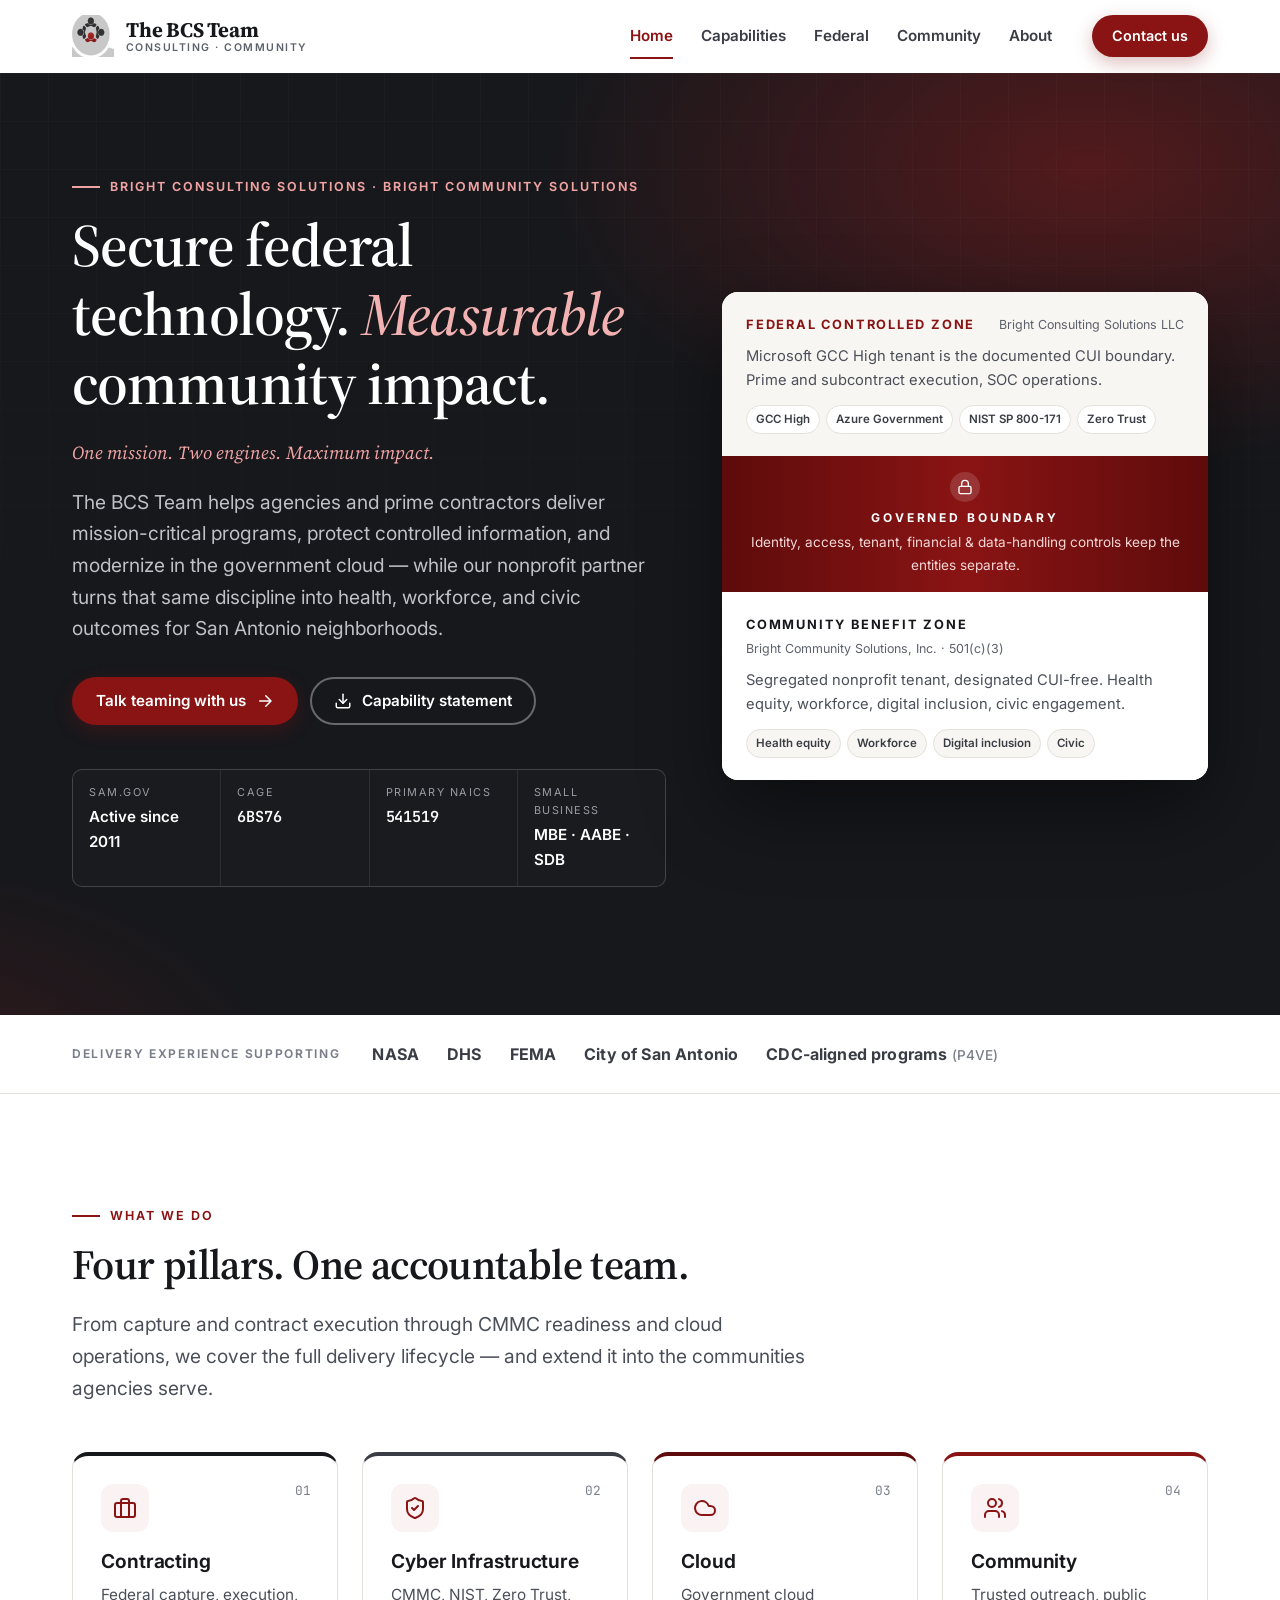
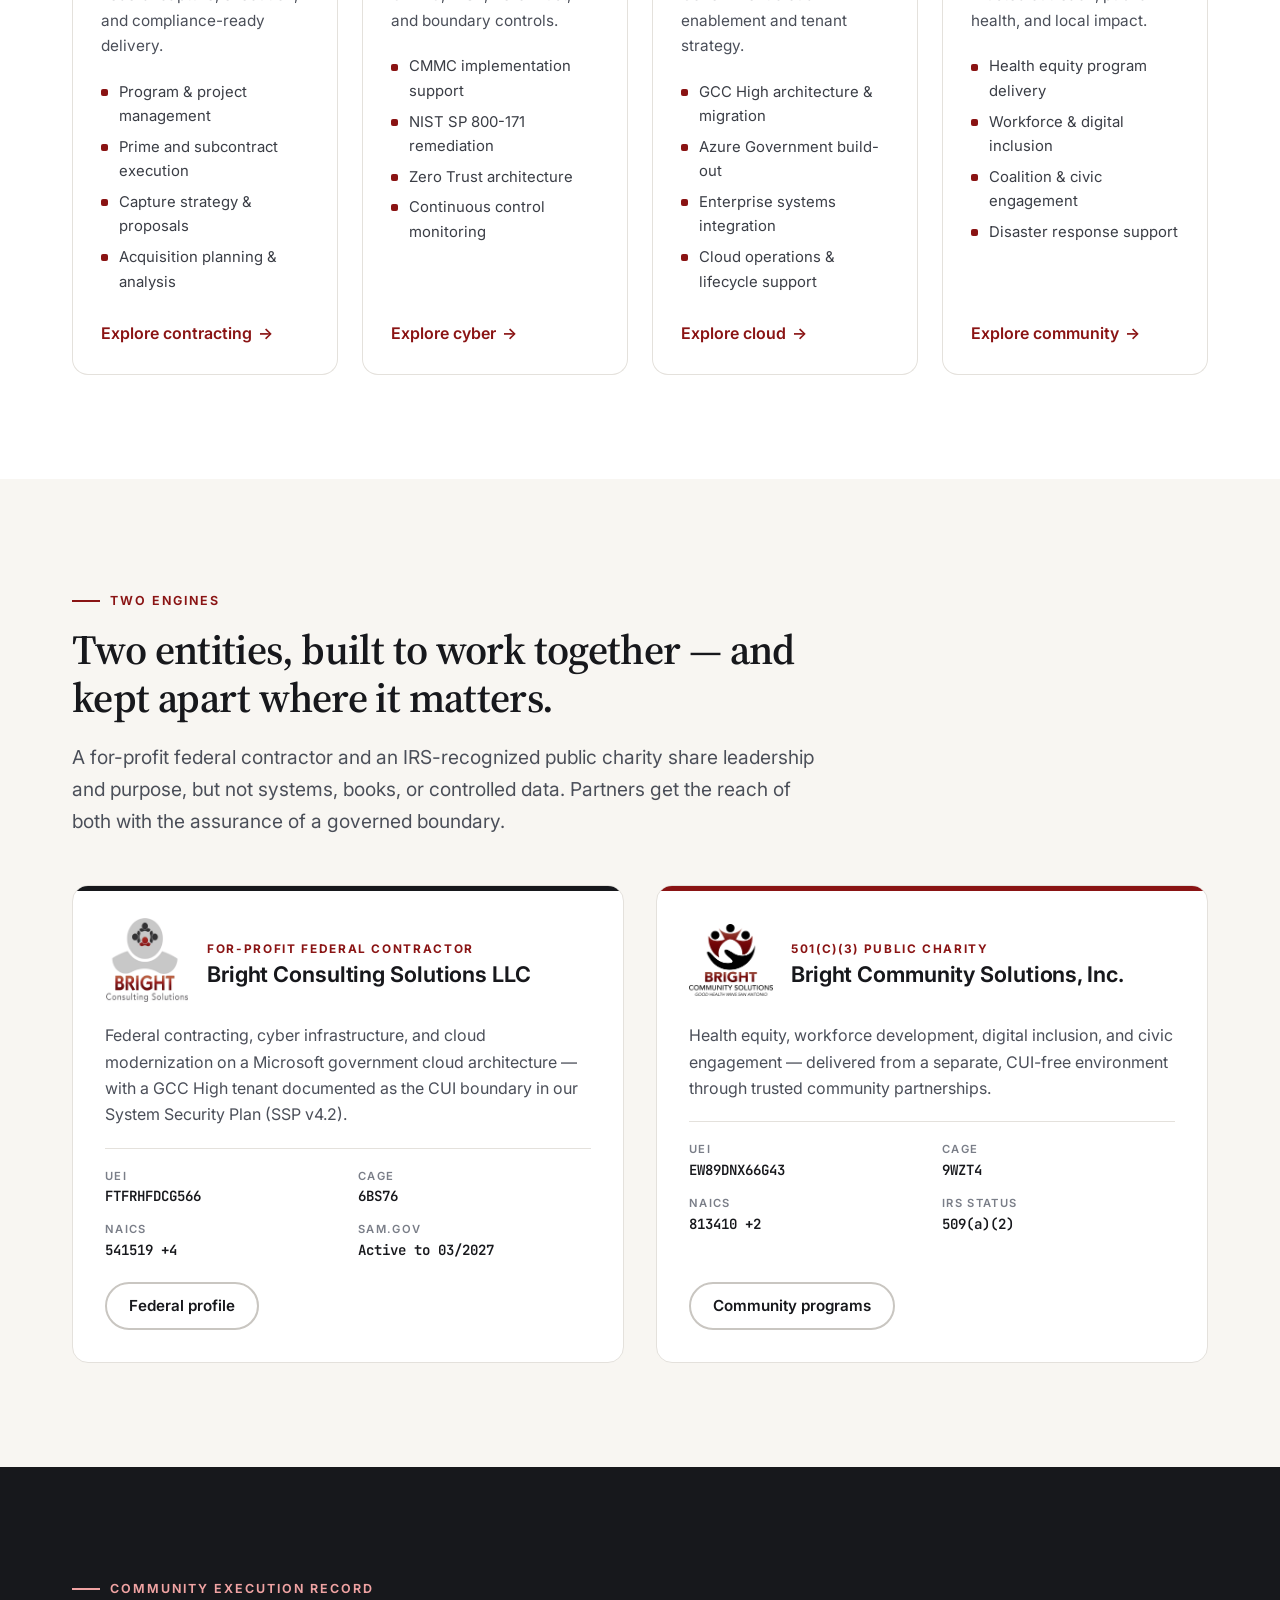
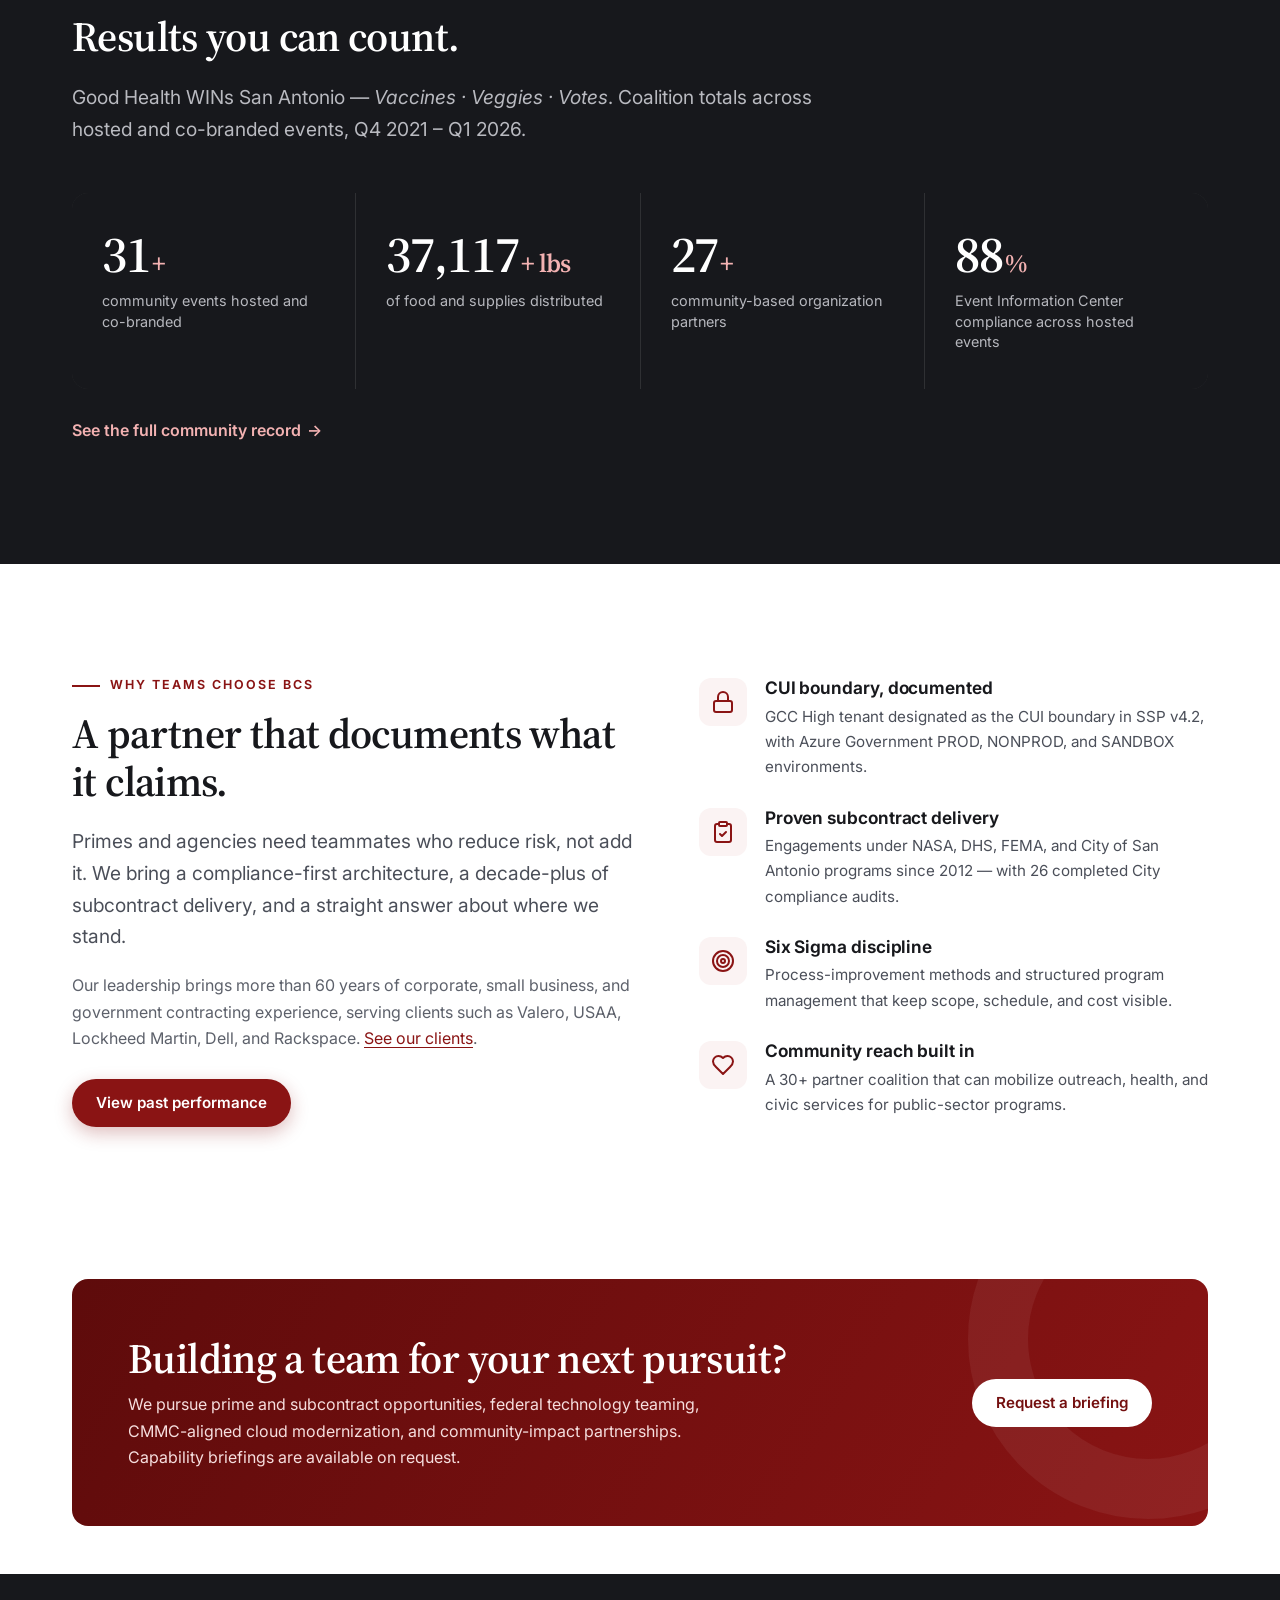
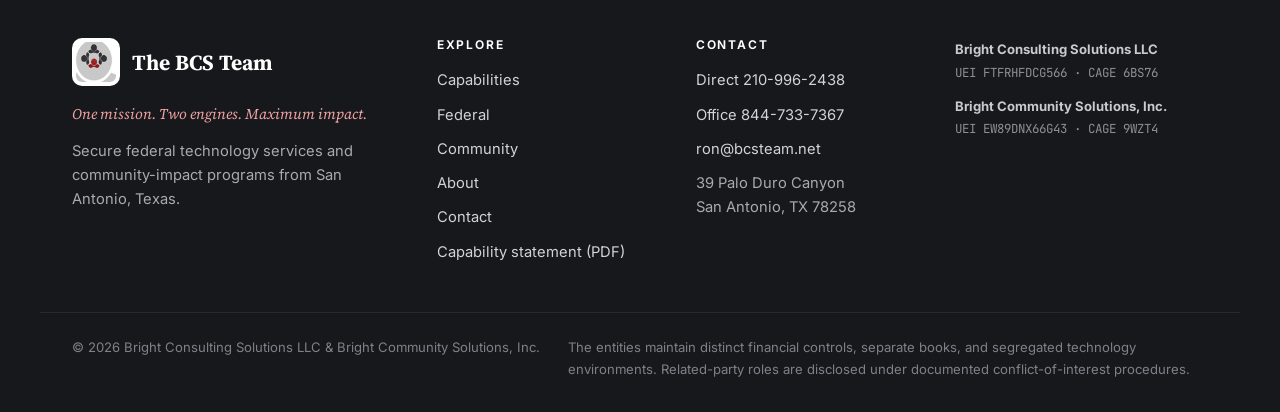
<file: index.html>
<!doctype html>
<html lang="en" class="no-js">
<head>
  <meta charset="utf-8">
  <meta name="viewport" content="width=device-width, initial-scale=1">
  <title>The BCS Team | Secure Federal Technology &amp; Community Impact</title>
  <meta name="description" content="The BCS Team — Bright Consulting Solutions and Bright Community Solutions. Federal contracting, CMMC-aligned cyber infrastructure, government cloud, and measurable community impact from San Antonio, Texas.">
  <meta name="theme-color" content="#17181c">
  <meta property="og:title" content="The BCS Team — One mission. Two engines. Maximum impact.">
  <meta property="og:description" content="Secure federal technology services and community-impact programs, delivered through two governed entities.">
  <meta property="og:type" content="website">
  <meta property="og:image" content="assets/img/logo-consulting.png">
  <link rel="icon" type="image/png" href="assets/img/favicon.png">
  <link rel="preconnect" href="https://fonts.googleapis.com">
  <link rel="preconnect" href="https://fonts.gstatic.com" crossorigin>
  <link href="https://fonts.googleapis.com/css2?family=Inter:wght@400;500;600;700&family=JetBrains+Mono:wght@500;600&family=Source+Serif+4:ital,opsz,wght@0,8..60,500;0,8..60,600;0,8..60,700;1,8..60,500&display=swap" rel="stylesheet">
  <link rel="stylesheet" href="assets/css/styles.css">
  <script src="assets/js/main.js" defer></script>
</head>
<body>
  <a class="skip-link" href="#main">Skip to content</a>

  <header class="site-header">
    <div class="container header-inner">
      <a class="brand" href="index.html" aria-label="The BCS Team — home">
        <img src="assets/img/favicon.png" alt="" width="42" height="42">
        <span class="brand-text">
          <span class="brand-name">The BCS Team</span>
          <span class="brand-tag">Consulting · Community</span>
        </span>
      </a>
      <button class="nav-toggle" type="button" aria-expanded="false" aria-controls="site-nav" aria-label="Open menu">
        <svg class="icon-open" viewBox="0 0 24 24" fill="none" stroke="currentColor" stroke-width="2" stroke-linecap="round" aria-hidden="true"><path d="M4 6h16M4 12h16M4 18h16"/></svg>
        <svg class="icon-close" viewBox="0 0 24 24" fill="none" stroke="currentColor" stroke-width="2" stroke-linecap="round" aria-hidden="true"><path d="M18 6 6 18M6 6l12 12"/></svg>
      </button>
      <nav class="site-nav" id="site-nav" aria-label="Main">
        <ul class="nav-list">
          <li><a href="index.html" aria-current="page">Home</a></li>
          <li><a href="capabilities.html">Capabilities</a></li>
          <li><a href="federal.html">Federal</a></li>
          <li><a href="community.html">Community</a></li>
          <li><a href="about.html">About</a></li>
        </ul>
        <div class="nav-cta">
          <a class="btn btn--outline" href="assets/docs/BCS-Capability-Statement.pdf" target="_blank" rel="noopener">Capability statement (PDF)</a>
          <a class="btn btn--primary" href="contact.html">Contact us</a>
        </div>
      </nav>
    </div>
  </header>

  <main id="main">
    <!-- Hero -->
    <section class="hero">
      <div class="container hero-inner">
        <div>
          <span class="eyebrow">Bright Consulting Solutions · Bright Community Solutions</span>
          <h1>Secure federal technology. <em>Measurable</em> community impact.</h1>
          <p class="hero-tagline">One mission. Two engines. Maximum impact.</p>
          <p class="lead">The BCS Team helps agencies and prime contractors deliver mission-critical programs, protect controlled information, and modernize in the government cloud — while our nonprofit partner turns that same discipline into health, workforce, and civic outcomes for San Antonio neighborhoods.</p>
          <div class="btn-row">
            <a class="btn btn--primary" href="contact.html?topic=Teaming%20partner">
              Talk teaming with us
              <svg viewBox="0 0 24 24" fill="none" stroke="currentColor" stroke-width="2" stroke-linecap="round" stroke-linejoin="round" aria-hidden="true"><path d="M5 12h14M13 5l7 7-7 7"/></svg>
            </a>
            <a class="btn btn--ghost" href="assets/docs/BCS-Capability-Statement.pdf" target="_blank" rel="noopener">
              <svg viewBox="0 0 24 24" fill="none" stroke="currentColor" stroke-width="2" stroke-linecap="round" stroke-linejoin="round" aria-hidden="true"><path d="M21 15v4a2 2 0 0 1-2 2H5a2 2 0 0 1-2-2v-4"/><path d="M7 10l5 5 5-5"/><path d="M12 15V3"/></svg>
              Capability statement
            </a>
          </div>
          <dl class="hero-facts">
            <div><dt>SAM.gov</dt><dd>Active since 2011</dd></div>
            <div><dt>CAGE</dt><dd class="mono">6BS76</dd></div>
            <div><dt>Primary NAICS</dt><dd class="mono">541519</dd></div>
            <div><dt>Small business</dt><dd>MBE · AABE · SDB</dd></div>
          </dl>
        </div>

        <div class="boundary reveal" role="img" aria-label="Diagram: the Federal Controlled Zone and the Community Benefit Zone are separated by a governed boundary. Controlled Unclassified Information is not authorized to cross into the nonprofit environment.">
          <div class="zone zone--fed">
            <div class="zone-label"><strong>Federal Controlled Zone</strong><span>Bright Consulting Solutions LLC</span></div>
            <p>Microsoft GCC High tenant is the documented CUI boundary. Prime and subcontract execution, SOC operations.</p>
            <div class="zone-tags"><span>GCC High</span><span>Azure Government</span><span>NIST SP 800-171</span><span>Zero Trust</span></div>
          </div>
          <div class="gate">
            <span class="lock"><svg viewBox="0 0 24 24" fill="none" stroke="currentColor" stroke-width="2" stroke-linecap="round" stroke-linejoin="round" aria-hidden="true"><rect width="18" height="11" x="3" y="11" rx="2"/><path d="M7 11V7a5 5 0 0 1 10 0v4"/></svg></span>
            <strong>Governed boundary</strong>
            <p>Identity, access, tenant, financial &amp; data-handling controls keep the entities separate.</p>
          </div>
          <div class="zone zone--com">
            <div class="zone-label"><strong>Community Benefit Zone</strong><span>Bright Community Solutions, Inc. · 501(c)(3)</span></div>
            <p>Segregated nonprofit tenant, designated CUI-free. Health equity, workforce, digital inclusion, civic engagement.</p>
            <div class="zone-tags"><span>Health equity</span><span>Workforce</span><span>Digital inclusion</span><span>Civic</span></div>
          </div>
        </div>
      </div>
    </section>

    <!-- Trust strip -->
    <section class="trust" aria-label="Delivery experience">
      <div class="container trust-inner">
        <span class="trust-label">Delivery experience supporting</span>
        <ul class="trust-list">
          <li>NASA</li>
          <li>DHS</li>
          <li>FEMA</li>
          <li>City of San Antonio</li>
          <li>CDC-aligned programs <span>(P4VE)</span></li>
        </ul>
      </div>
    </section>

    <!-- Four pillars -->
    <section class="section">
      <div class="container">
        <div class="section-head reveal">
          <span class="eyebrow">What we do</span>
          <h2>Four pillars. One accountable team.</h2>
          <p class="lead">From capture and contract execution through CMMC readiness and cloud operations, we cover the full delivery lifecycle — and extend it into the communities agencies serve.</p>
        </div>
        <div class="grid grid-4">
          <article class="card card-top pillar reveal">
            <span class="num">01</span>
            <span class="icon-badge"><svg viewBox="0 0 24 24" fill="none" stroke="currentColor" stroke-width="2" stroke-linecap="round" stroke-linejoin="round" aria-hidden="true"><rect width="20" height="14" x="2" y="7" rx="2"/><path d="M16 21V5a2 2 0 0 0-2-2h-4a2 2 0 0 0-2 2v16"/></svg></span>
            <h3>Contracting</h3>
            <p>Federal capture, execution, and compliance-ready delivery.</p>
            <ul>
              <li>Program &amp; project management</li>
              <li>Prime and subcontract execution</li>
              <li>Capture strategy &amp; proposals</li>
              <li>Acquisition planning &amp; analysis</li>
            </ul>
            <a class="text-link" href="capabilities.html#contracting">Explore contracting</a>
          </article>
          <article class="card card-top card-top--slate pillar reveal">
            <span class="num">02</span>
            <span class="icon-badge"><svg viewBox="0 0 24 24" fill="none" stroke="currentColor" stroke-width="2" stroke-linecap="round" stroke-linejoin="round" aria-hidden="true"><path d="M20 13c0 5-3.5 7.5-7.66 8.95a1 1 0 0 1-.67-.01C7.5 20.5 4 18 4 13V6a1 1 0 0 1 1-1c2 0 4.5-1.2 6.24-2.72a1.17 1.17 0 0 1 1.52 0C14.51 3.81 17 5 19 5a1 1 0 0 1 1 1z"/><path d="m9 12 2 2 4-4"/></svg></span>
            <h3>Cyber Infrastructure</h3>
            <p>CMMC, NIST, Zero Trust, and boundary controls.</p>
            <ul>
              <li>CMMC implementation support</li>
              <li>NIST SP 800-171 remediation</li>
              <li>Zero Trust architecture</li>
              <li>Continuous control monitoring</li>
            </ul>
            <a class="text-link" href="capabilities.html#cyber">Explore cyber</a>
          </article>
          <article class="card card-top card-top--dark-red pillar reveal">
            <span class="num">03</span>
            <span class="icon-badge"><svg viewBox="0 0 24 24" fill="none" stroke="currentColor" stroke-width="2" stroke-linecap="round" stroke-linejoin="round" aria-hidden="true"><path d="M17.5 19H9a7 7 0 1 1 6.71-9h1.79a4.5 4.5 0 1 1 0 9Z"/></svg></span>
            <h3>Cloud</h3>
            <p>Government cloud enablement and tenant strategy.</p>
            <ul>
              <li>GCC High architecture &amp; migration</li>
              <li>Azure Government build-out</li>
              <li>Enterprise systems integration</li>
              <li>Cloud operations &amp; lifecycle support</li>
            </ul>
            <a class="text-link" href="capabilities.html#cloud">Explore cloud</a>
          </article>
          <article class="card card-top card-top--red pillar reveal">
            <span class="num">04</span>
            <span class="icon-badge"><svg viewBox="0 0 24 24" fill="none" stroke="currentColor" stroke-width="2" stroke-linecap="round" stroke-linejoin="round" aria-hidden="true"><path d="M16 21v-2a4 4 0 0 0-4-4H6a4 4 0 0 0-4 4v2"/><circle cx="9" cy="7" r="4"/><path d="M22 21v-2a4 4 0 0 0-3-3.87"/><path d="M16 3.13a4 4 0 0 1 0 7.75"/></svg></span>
            <h3>Community</h3>
            <p>Trusted outreach, public health, and local impact.</p>
            <ul>
              <li>Health equity program delivery</li>
              <li>Workforce &amp; digital inclusion</li>
              <li>Coalition &amp; civic engagement</li>
              <li>Disaster response support</li>
            </ul>
            <a class="text-link" href="community.html">Explore community</a>
          </article>
        </div>
      </div>
    </section>

    <!-- Two engines -->
    <section class="section section--paper">
      <div class="container">
        <div class="section-head reveal">
          <span class="eyebrow">Two engines</span>
          <h2>Two entities, built to work together — and kept apart where it matters.</h2>
          <p class="lead">A for-profit federal contractor and an IRS-recognized public charity share leadership and purpose, but not systems, books, or controlled data. Partners get the reach of both with the assurance of a governed boundary.</p>
        </div>
        <div class="grid grid-2">
          <article class="engine reveal">
            <div class="engine-head">
              <img src="assets/img/logo-consulting.png" alt="Bright Consulting Solutions logo" width="84" height="84">
              <div>
                <span class="engine-type">For-profit federal contractor</span>
                <h3>Bright Consulting Solutions LLC</h3>
              </div>
            </div>
            <p>Federal contracting, cyber infrastructure, and cloud modernization on a Microsoft government cloud architecture — with a GCC High tenant documented as the CUI boundary in our System Security Plan (SSP v4.2).</p>
            <dl class="id-list">
              <div><dt>UEI</dt><dd>FTFRHFDCG566</dd></div>
              <div><dt>CAGE</dt><dd>6BS76</dd></div>
              <div><dt>NAICS</dt><dd>541519 +4</dd></div>
              <div><dt>SAM.gov</dt><dd>Active to 03/2027</dd></div>
            </dl>
            <div class="btn-row">
              <a class="btn btn--outline" href="federal.html">Federal profile</a>
            </div>
          </article>
          <article class="engine engine--community reveal">
            <div class="engine-head">
              <img src="assets/img/logo-community.png" alt="Bright Community Solutions — Good Health WINs San Antonio logo" width="84" height="84">
              <div>
                <span class="engine-type">501(c)(3) public charity</span>
                <h3>Bright Community Solutions, Inc.</h3>
              </div>
            </div>
            <p>Health equity, workforce development, digital inclusion, and civic engagement — delivered from a separate, CUI-free environment through trusted community partnerships.</p>
            <dl class="id-list">
              <div><dt>UEI</dt><dd>EW89DNX66G43</dd></div>
              <div><dt>CAGE</dt><dd>9WZT4</dd></div>
              <div><dt>NAICS</dt><dd>813410 +2</dd></div>
              <div><dt>IRS status</dt><dd>509(a)(2)</dd></div>
            </dl>
            <div class="btn-row">
              <a class="btn btn--outline" href="community.html">Community programs</a>
            </div>
          </article>
        </div>
      </div>
    </section>

    <!-- Impact stats -->
    <section class="section section--dark">
      <div class="container">
        <div class="section-head reveal">
          <span class="eyebrow">Community execution record</span>
          <h2>Results you can count.</h2>
          <p class="lead">Good Health WINs San Antonio — <em>Vaccines · Veggies · Votes</em>. Coalition totals across hosted and co-branded events, Q4 2021 – Q1 2026.</p>
        </div>
        <div class="stats reveal">
          <div class="stat">
            <div class="stat-value"><span data-count="35">35</span><small>+</small></div>
            <div class="stat-label">community events hosted and co-branded</div>
          </div>
          <div class="stat">
            <div class="stat-value"><span data-count="42000">42,000</span><small>+ lbs</small></div>
            <div class="stat-label">of food and supplies distributed</div>
          </div>
          <div class="stat">
            <div class="stat-value"><span data-count="30">30</span><small>+</small></div>
            <div class="stat-label">community-based organization partners</div>
          </div>
          <div class="stat">
            <div class="stat-value"><span data-count="100">100</span><small>%</small></div>
            <div class="stat-label">Event Information Center compliance across hosted events</div>
          </div>
        </div>
        <p class="reveal" style="margin-top:28px"><a class="text-link" href="community.html" style="color:#f3b2b2">See the full community record</a></p>
      </div>
    </section>

    <!-- Why BCS -->
    <section class="section">
      <div class="container split">
        <div class="reveal">
          <span class="eyebrow">Why teams choose BCS</span>
          <h2>A partner that documents what it claims.</h2>
          <p class="lead">Primes and agencies need teammates who reduce risk, not add it. We bring a compliance-first architecture, a decade-plus of subcontract delivery, and a straight answer about where we stand.</p>
          <p class="muted">Our leadership brings more than 60 years of corporate, small business, and government contracting experience, serving clients such as Valero, USAA, Lockheed Martin, Dell, and Rackspace. <a href="about.html#clients">See our clients</a>.</p>
          <div class="btn-row" style="margin-top:28px">
            <a class="btn btn--primary" href="federal.html">View past performance</a>
          </div>
        </div>
        <div class="features reveal">
          <div class="feature">
            <span class="icon-badge"><svg viewBox="0 0 24 24" fill="none" stroke="currentColor" stroke-width="2" stroke-linecap="round" stroke-linejoin="round" aria-hidden="true"><rect width="18" height="11" x="3" y="11" rx="2"/><path d="M7 11V7a5 5 0 0 1 10 0v4"/></svg></span>
            <div><h3>CUI boundary, documented</h3><p>GCC High tenant designated as the CUI boundary in SSP v4.2, with Azure Government PROD, NONPROD, and SANDBOX environments.</p></div>
          </div>
          <div class="feature">
            <span class="icon-badge"><svg viewBox="0 0 24 24" fill="none" stroke="currentColor" stroke-width="2" stroke-linecap="round" stroke-linejoin="round" aria-hidden="true"><rect width="8" height="4" x="8" y="2" rx="1"/><path d="M16 4h2a2 2 0 0 1 2 2v14a2 2 0 0 1-2 2H6a2 2 0 0 1-2-2V6a2 2 0 0 1 2-2h2"/><path d="m9 14 2 2 4-4"/></svg></span>
            <div><h3>Proven subcontract delivery</h3><p>Engagements under NASA, DHS, FEMA, and City of San Antonio programs since 2012 — with 26 completed City compliance audits.</p></div>
          </div>
          <div class="feature">
            <span class="icon-badge"><svg viewBox="0 0 24 24" fill="none" stroke="currentColor" stroke-width="2" stroke-linecap="round" stroke-linejoin="round" aria-hidden="true"><circle cx="12" cy="12" r="10"/><circle cx="12" cy="12" r="6"/><circle cx="12" cy="12" r="2"/></svg></span>
            <div><h3>Six Sigma discipline</h3><p>Process-improvement methods and structured program management that keep scope, schedule, and cost visible.</p></div>
          </div>
          <div class="feature">
            <span class="icon-badge"><svg viewBox="0 0 24 24" fill="none" stroke="currentColor" stroke-width="2" stroke-linecap="round" stroke-linejoin="round" aria-hidden="true"><path d="M19 14c1.49-1.46 3-3.21 3-5.5A5.5 5.5 0 0 0 16.5 3c-1.76 0-3 .5-4.5 2-1.5-1.5-2.74-2-4.5-2A5.5 5.5 0 0 0 2 8.5c0 2.3 1.5 4.05 3 5.5l7 7Z"/></svg></span>
            <div><h3>Community reach built in</h3><p>A 30+ partner coalition that can mobilize outreach, health, and civic services for public-sector programs.</p></div>
          </div>
        </div>
      </div>
    </section>

    <!-- CTA -->
    <section class="section section--tight">
      <div class="container">
        <div class="cta-band reveal">
          <div>
            <h2>Building a team for your next pursuit?</h2>
            <p>We pursue prime and subcontract opportunities, federal technology teaming, CMMC-aligned cloud modernization, and community-impact partnerships. Capability briefings are available on request.</p>
          </div>
          <div class="btn-row">
            <a class="btn btn--light" href="contact.html?topic=Capability%20briefing">Request a briefing</a>
          </div>
        </div>
      </div>
    </section>
  </main>

  <footer class="site-footer">
    <div class="container footer-top">
      <div>
        <div class="footer-brand"><img src="assets/img/favicon.png" alt="" width="48" height="48"><span>The BCS Team</span></div>
        <p class="footer-tagline">One mission. Two engines. Maximum impact.</p>
        <p>Secure federal technology services and community-impact programs from San Antonio, Texas.</p>
      </div>
      <div>
        <h4>Explore</h4>
        <ul>
          <li><a href="capabilities.html">Capabilities</a></li>
          <li><a href="federal.html">Federal</a></li>
          <li><a href="community.html">Community</a></li>
          <li><a href="about.html">About</a></li>
          <li><a href="contact.html">Contact</a></li>
          <li><a href="assets/docs/BCS-Capability-Statement.pdf" target="_blank" rel="noopener">Capability statement (PDF)</a></li>
        </ul>
      </div>
      <div>
        <h4>Contact</h4>
        <ul>
          <li><a href="tel:+12109962438">Direct 210-996-2438</a></li>
          <li><a href="tel:+18447337367">Office 844-733-7367</a></li>
          <li><a href="mailto:ron@bcsteam.net">ron@bcsteam.net</a></li>
          <li>39 Palo Duro Canyon<br>San Antonio, TX 78258</li>
        </ul>
      </div>
      <div class="footer-ids">
        <strong>Bright Consulting Solutions LLC</strong>
        UEI FTFRHFDCG566 · CAGE 6BS76
        <strong>Bright Community Solutions, Inc.</strong>
        UEI EW89DNX66G43 · CAGE 9WZT4
      </div>
    </div>
    <div class="container footer-bottom">
      <p>&copy; <span data-year>2026</span> Bright Consulting Solutions LLC &amp; Bright Community Solutions, Inc.</p>
      <p>The entities maintain distinct financial controls, separate books, and segregated technology environments. Related-party roles are disclosed under documented conflict-of-interest procedures.</p>
    </div>
  </footer>
</body>
</html>
</file>
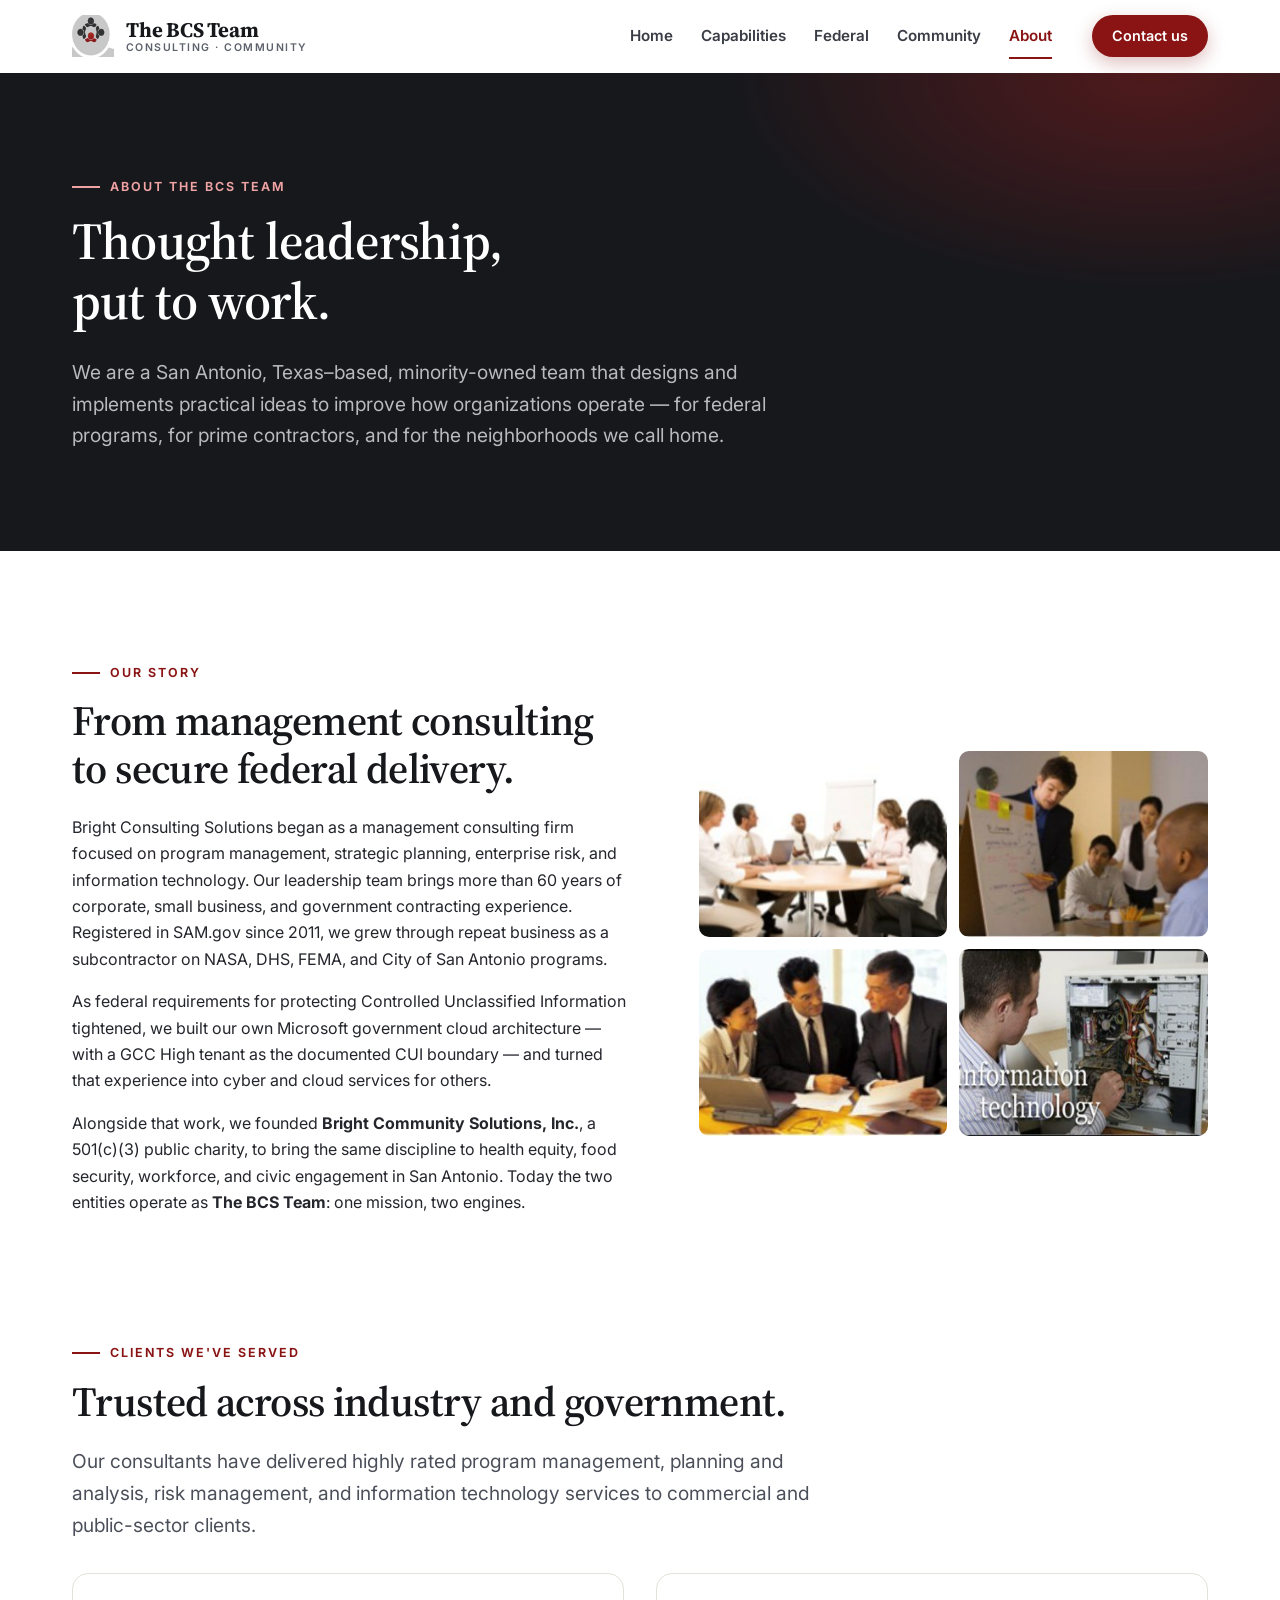
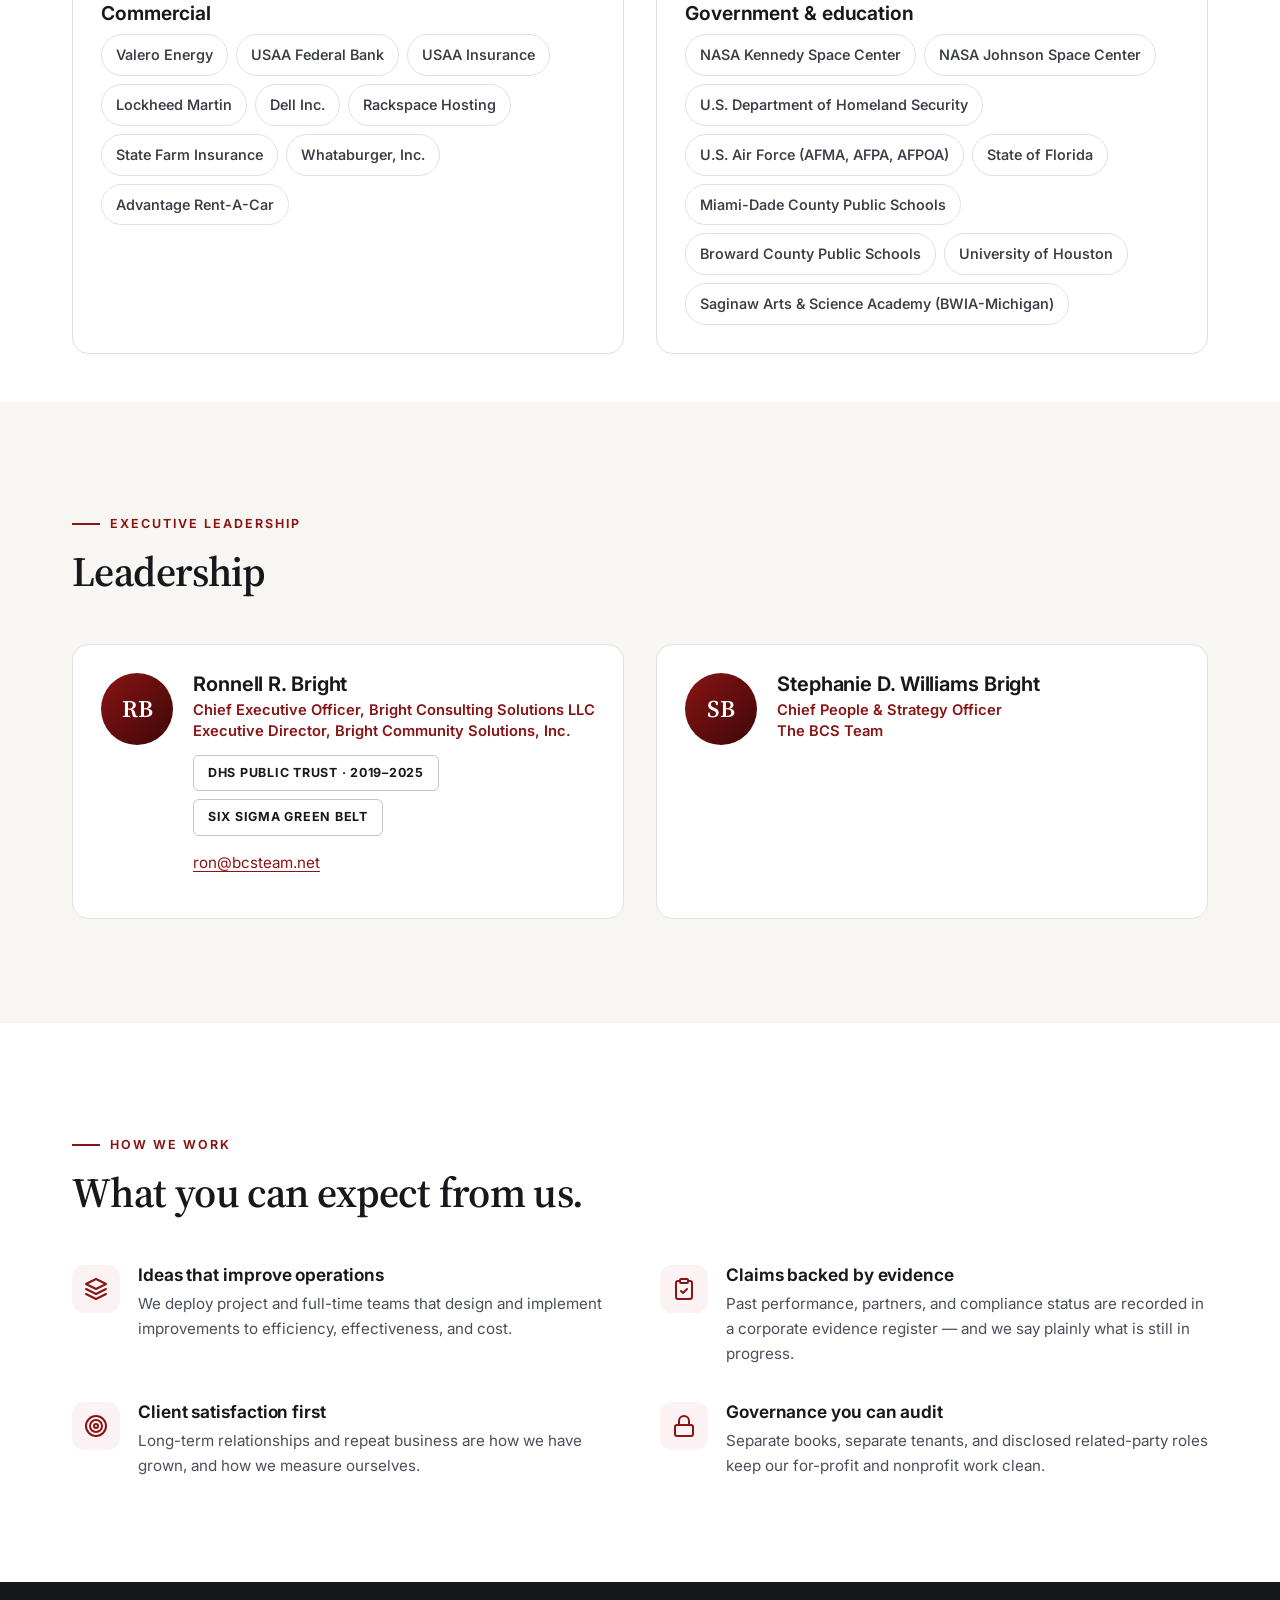
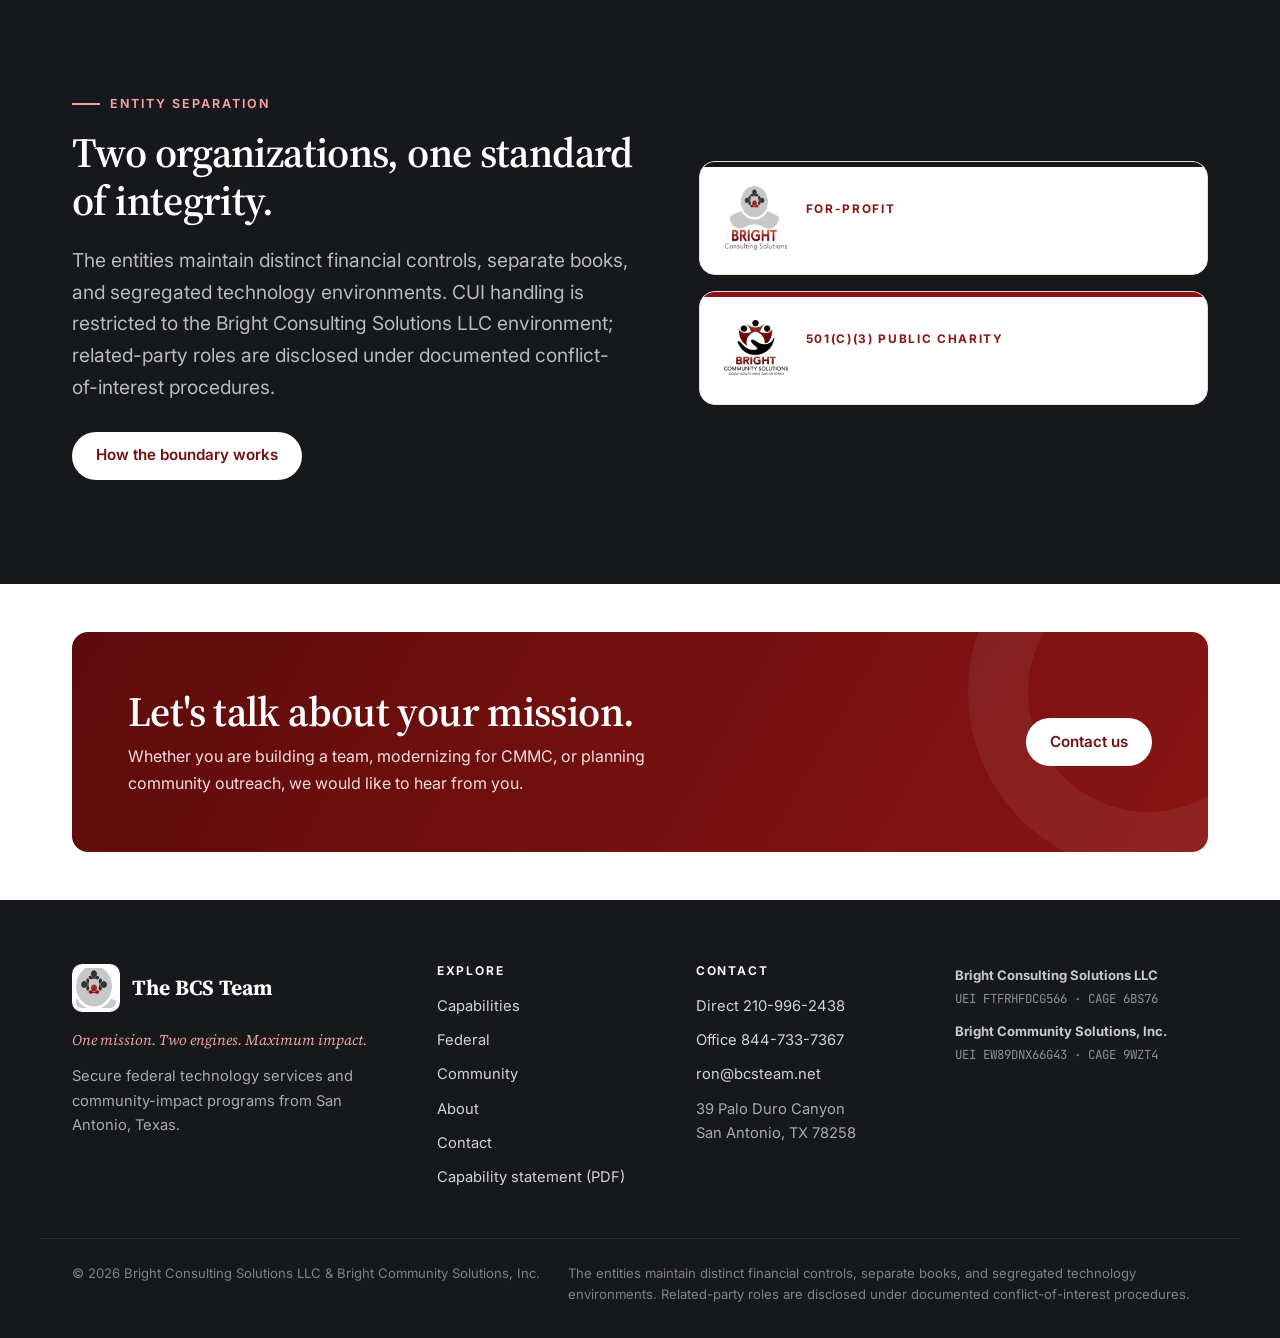
<file: about.html>
<!doctype html>
<html lang="en" class="no-js">
<head>
  <meta charset="utf-8">
  <meta name="viewport" content="width=device-width, initial-scale=1">
  <title>About | The BCS Team</title>
  <meta name="description" content="About The BCS Team: a San Antonio, Texas, minority-owned federal technology firm and its 501(c)(3) community partner, led by Ronnell R. Bright and Stephanie D. Williams Bright.">
  <meta name="theme-color" content="#17181c">
  <meta property="og:title" content="About | The BCS Team">
  <meta property="og:description" content="About The BCS Team: a San Antonio, Texas, minority-owned federal technology firm and its 501(c)(3) community partner, led by Ronnell R. Bright and Stephanie D. Williams Bright.">
  <meta property="og:type" content="website">
  <meta property="og:image" content="assets/img/logo-consulting.png">
  <link rel="icon" type="image/png" href="assets/img/favicon.png">
  <link rel="preconnect" href="https://fonts.googleapis.com">
  <link rel="preconnect" href="https://fonts.gstatic.com" crossorigin>
  <link href="https://fonts.googleapis.com/css2?family=Inter:wght@400;500;600;700&family=JetBrains+Mono:wght@500;600&family=Source+Serif+4:ital,opsz,wght@0,8..60,500;0,8..60,600;0,8..60,700;1,8..60,500&display=swap" rel="stylesheet">
  <link rel="stylesheet" href="assets/css/styles.css">
  <script src="assets/js/main.js" defer></script>
</head>
<body>
  <a class="skip-link" href="#main">Skip to content</a>

  <header class="site-header">
    <div class="container header-inner">
      <a class="brand" href="index.html" aria-label="The BCS Team — home">
        <img src="assets/img/favicon.png" alt="" width="42" height="42">
        <span class="brand-text">
          <span class="brand-name">The BCS Team</span>
          <span class="brand-tag">Consulting · Community</span>
        </span>
      </a>
      <button class="nav-toggle" type="button" aria-expanded="false" aria-controls="site-nav" aria-label="Open menu">
        <svg class="icon-open" viewBox="0 0 24 24" fill="none" stroke="currentColor" stroke-width="2" stroke-linecap="round" aria-hidden="true"><path d="M4 6h16M4 12h16M4 18h16"/></svg>
        <svg class="icon-close" viewBox="0 0 24 24" fill="none" stroke="currentColor" stroke-width="2" stroke-linecap="round" aria-hidden="true"><path d="M18 6 6 18M6 6l12 12"/></svg>
      </button>
      <nav class="site-nav" id="site-nav" aria-label="Main">
        <ul class="nav-list">
          <li><a href="index.html">Home</a></li>
          <li><a href="capabilities.html">Capabilities</a></li>
          <li><a href="federal.html">Federal</a></li>
          <li><a href="community.html">Community</a></li>
          <li><a href="about.html" aria-current="page">About</a></li>
        </ul>
        <div class="nav-cta">
          <a class="btn btn--outline" href="assets/docs/BCS-Capability-Statement.pdf" target="_blank" rel="noopener">Capability statement (PDF)</a>
          <a class="btn btn--primary" href="contact.html">Contact us</a>
        </div>
      </nav>
    </div>
  </header>

  <main id="main">
    <section class="page-hero">
      <div class="container">
        <span class="eyebrow">About the BCS Team</span>
        <h1>Thought leadership, put to work.</h1>
        <p class="lead">We are a San Antonio, Texas–based, minority-owned team that designs and implements practical ideas to improve how organizations operate — for federal programs, for prime contractors, and for the neighborhoods we call home.</p>
      </div>
    </section>

    <!-- Story -->
    <section class="section">
      <div class="container split">
        <div class="reveal">
          <span class="eyebrow">Our story</span>
          <h2>From management consulting to secure federal delivery.</h2>
          <p>Bright Consulting Solutions began as a management consulting firm focused on program management, strategic planning, enterprise risk, and information technology. Our leadership team brings more than 60 years of corporate, small business, and government contracting experience. Registered in SAM.gov since 2011, we grew through repeat business as a subcontractor on NASA, DHS, FEMA, and City of San Antonio programs.</p>
          <p>As federal requirements for protecting Controlled Unclassified Information tightened, we built our own Microsoft government cloud architecture — with a GCC High tenant as the documented CUI boundary — and turned that experience into cyber and cloud services for others.</p>
          <p>Alongside that work, we founded <strong>Bright Community Solutions, Inc.</strong>, a 501(c)(3) public charity, to bring the same discipline to health equity, food security, workforce, and civic engagement in San Antonio. Today the two entities operate as <strong>The BCS Team</strong>: one mission, two engines.</p>
        </div>
        <div class="photo-strip reveal" style="grid-template-columns:repeat(2,1fr)">
          <img src="assets/img/team-meeting.jpg" alt="Consultants in a planning meeting" width="300" height="195" loading="lazy">
          <img src="assets/img/team-workshop.jpg" alt="Team working through a facilitated workshop" width="295" height="195" loading="lazy">
          <img src="assets/img/team-review.jpg" alt="Colleagues reviewing documents together" width="295" height="180" loading="lazy">
          <img src="assets/img/it-hardware.jpg" alt="Technician servicing computer hardware" width="310" height="220" loading="lazy">
        </div>
      </div>
    </section>

    <!-- Clients -->
    <section class="section section--tight" id="clients" style="padding-top:0">
      <div class="container">
        <div class="section-head reveal" style="margin-bottom:32px">
          <span class="eyebrow">Clients we've served</span>
          <h2>Trusted across industry and government.</h2>
          <p class="lead">Our consultants have delivered highly rated program management, planning and analysis, risk management, and information technology services to commercial and public-sector clients.</p>
        </div>
        <div class="grid grid-2">
          <div class="card reveal">
            <h3>Commercial</h3>
            <ul class="chips">
              <li>Valero Energy</li>
              <li>USAA Federal Bank</li>
              <li>USAA Insurance</li>
              <li>Lockheed Martin</li>
              <li>Dell Inc.</li>
              <li>Rackspace Hosting</li>
              <li>State Farm Insurance</li>
              <li>Whataburger, Inc.</li>
              <li>Advantage Rent-A-Car</li>
            </ul>
          </div>
          <div class="card reveal">
            <h3>Government &amp; education</h3>
            <ul class="chips">
              <li>NASA Kennedy Space Center</li>
              <li>NASA Johnson Space Center</li>
              <li>U.S. Department of Homeland Security</li>
              <li>U.S. Air Force (AFMA, AFPA, AFPOA)</li>
              <li>State of Florida</li>
              <li>Miami-Dade County Public Schools</li>
              <li>Broward County Public Schools</li>
              <li>University of Houston</li>
              <li>Saginaw Arts &amp; Science Academy (BWIA-Michigan)</li>
            </ul>
          </div>
        </div>
      </div>
    </section>

    <!-- Leadership -->
    <section class="section section--paper" id="leadership">
      <div class="container">
        <div class="section-head reveal">
          <span class="eyebrow">Executive leadership</span>
          <h2>Leadership</h2>
        </div>
        <div class="grid grid-2">
          <article class="card person reveal">
            <span class="avatar" aria-hidden="true">RB</span>
            <div>
              <h3>Ronnell R. Bright</h3>
              <p class="title">Chief Executive Officer, Bright Consulting Solutions LLC<br>Executive Director, Bright Community Solutions, Inc.</p>
              <div class="badges">
                <span class="badge">DHS Public Trust · 2019–2025</span>
                <span class="badge">Six Sigma Green Belt</span>
              </div>
              <p style="margin-top:14px"><a href="mailto:ron@bcsteam.net">ron@bcsteam.net</a></p>
            </div>
          </article>
          <article class="card person reveal">
            <span class="avatar" aria-hidden="true">SB</span>
            <div>
              <h3>Stephanie D. Williams Bright</h3>
              <p class="title">Chief People &amp; Strategy Officer<br>The BCS Team</p>
            </div>
          </article>
        </div>
      </div>
    </section>

    <!-- Values -->
    <section class="section">
      <div class="container">
        <div class="section-head reveal">
          <span class="eyebrow">How we work</span>
          <h2>What you can expect from us.</h2>
        </div>
        <div class="features">
          <div class="feature reveal">
            <span class="icon-badge"><svg viewBox="0 0 24 24" fill="none" stroke="currentColor" stroke-width="2" stroke-linecap="round" stroke-linejoin="round" aria-hidden="true"><path d="m12 2 10 5-10 5L2 7l10-5z"/><path d="m2 17 10 5 10-5"/><path d="m2 12 10 5 10-5"/></svg></span>
            <div><h3>Ideas that improve operations</h3><p>We deploy project and full-time teams that design and implement improvements to efficiency, effectiveness, and cost.</p></div>
          </div>
          <div class="feature reveal">
            <span class="icon-badge"><svg viewBox="0 0 24 24" fill="none" stroke="currentColor" stroke-width="2" stroke-linecap="round" stroke-linejoin="round" aria-hidden="true"><rect width="8" height="4" x="8" y="2" rx="1"/><path d="M16 4h2a2 2 0 0 1 2 2v14a2 2 0 0 1-2 2H6a2 2 0 0 1-2-2V6a2 2 0 0 1 2-2h2"/><path d="m9 14 2 2 4-4"/></svg></span>
            <div><h3>Claims backed by evidence</h3><p>Past performance, partners, and compliance status are recorded in a corporate evidence register — and we say plainly what is still in progress.</p></div>
          </div>
          <div class="feature reveal">
            <span class="icon-badge"><svg viewBox="0 0 24 24" fill="none" stroke="currentColor" stroke-width="2" stroke-linecap="round" stroke-linejoin="round" aria-hidden="true"><circle cx="12" cy="12" r="10"/><circle cx="12" cy="12" r="6"/><circle cx="12" cy="12" r="2"/></svg></span>
            <div><h3>Client satisfaction first</h3><p>Long-term relationships and repeat business are how we have grown, and how we measure ourselves.</p></div>
          </div>
          <div class="feature reveal">
            <span class="icon-badge"><svg viewBox="0 0 24 24" fill="none" stroke="currentColor" stroke-width="2" stroke-linecap="round" stroke-linejoin="round" aria-hidden="true"><rect width="18" height="11" x="3" y="11" rx="2"/><path d="M7 11V7a5 5 0 0 1 10 0v4"/></svg></span>
            <div><h3>Governance you can audit</h3><p>Separate books, separate tenants, and disclosed related-party roles keep our for-profit and nonprofit work clean.</p></div>
          </div>
        </div>
      </div>
    </section>

    <!-- Entity separation -->
    <section class="section section--dark">
      <div class="container split">
        <div class="reveal">
          <span class="eyebrow">Entity separation</span>
          <h2>Two organizations, one standard of integrity.</h2>
          <p class="lead">The entities maintain distinct financial controls, separate books, and segregated technology environments. CUI handling is restricted to the Bright Consulting Solutions LLC environment; related-party roles are disclosed under documented conflict-of-interest procedures.</p>
          <div class="btn-row" style="margin-top:28px">
            <a class="btn btn--light" href="federal.html#boundary">How the boundary works</a>
          </div>
        </div>
        <div class="grid reveal" style="gap:16px">
          <div class="engine" style="padding:24px">
            <div class="engine-head">
              <img src="assets/img/logo-consulting.png" alt="Bright Consulting Solutions logo" width="64" height="64" style="width:64px;height:64px">
              <div><span class="engine-type">For-profit</span><h3 style="font-size:1.1rem">Bright Consulting Solutions LLC</h3></div>
            </div>
          </div>
          <div class="engine engine--community" style="padding:24px">
            <div class="engine-head">
              <img src="assets/img/logo-community.png" alt="Bright Community Solutions logo" width="64" height="64" style="width:64px;height:64px">
              <div><span class="engine-type">501(c)(3) public charity</span><h3 style="font-size:1.1rem">Bright Community Solutions, Inc.</h3></div>
            </div>
          </div>
        </div>
      </div>
    </section>

    <section class="section section--tight">
      <div class="container">
        <div class="cta-band reveal">
          <div>
            <h2>Let's talk about your mission.</h2>
            <p>Whether you are building a team, modernizing for CMMC, or planning community outreach, we would like to hear from you.</p>
          </div>
          <div class="btn-row">
            <a class="btn btn--light" href="contact.html">Contact us</a>
          </div>
        </div>
      </div>
    </section>
  </main>

  <footer class="site-footer">
    <div class="container footer-top">
      <div>
        <div class="footer-brand"><img src="assets/img/favicon.png" alt="" width="48" height="48"><span>The BCS Team</span></div>
        <p class="footer-tagline">One mission. Two engines. Maximum impact.</p>
        <p>Secure federal technology services and community-impact programs from San Antonio, Texas.</p>
      </div>
      <div>
        <h4>Explore</h4>
        <ul>
          <li><a href="capabilities.html">Capabilities</a></li>
          <li><a href="federal.html">Federal</a></li>
          <li><a href="community.html">Community</a></li>
          <li><a href="about.html">About</a></li>
          <li><a href="contact.html">Contact</a></li>
          <li><a href="assets/docs/BCS-Capability-Statement.pdf" target="_blank" rel="noopener">Capability statement (PDF)</a></li>
        </ul>
      </div>
      <div>
        <h4>Contact</h4>
        <ul>
          <li><a href="tel:+12109962438">Direct 210-996-2438</a></li>
          <li><a href="tel:+18447337367">Office 844-733-7367</a></li>
          <li><a href="mailto:ron@bcsteam.net">ron@bcsteam.net</a></li>
          <li>39 Palo Duro Canyon<br>San Antonio, TX 78258</li>
        </ul>
      </div>
      <div class="footer-ids">
        <strong>Bright Consulting Solutions LLC</strong>
        UEI FTFRHFDCG566 · CAGE 6BS76
        <strong>Bright Community Solutions, Inc.</strong>
        UEI EW89DNX66G43 · CAGE 9WZT4
      </div>
    </div>
    <div class="container footer-bottom">
      <p>&copy; <span data-year>2026</span> Bright Consulting Solutions LLC &amp; Bright Community Solutions, Inc.</p>
      <p>The entities maintain distinct financial controls, separate books, and segregated technology environments. Related-party roles are disclosed under documented conflict-of-interest procedures.</p>
    </div>
  </footer>
</body>
</html>
</file>
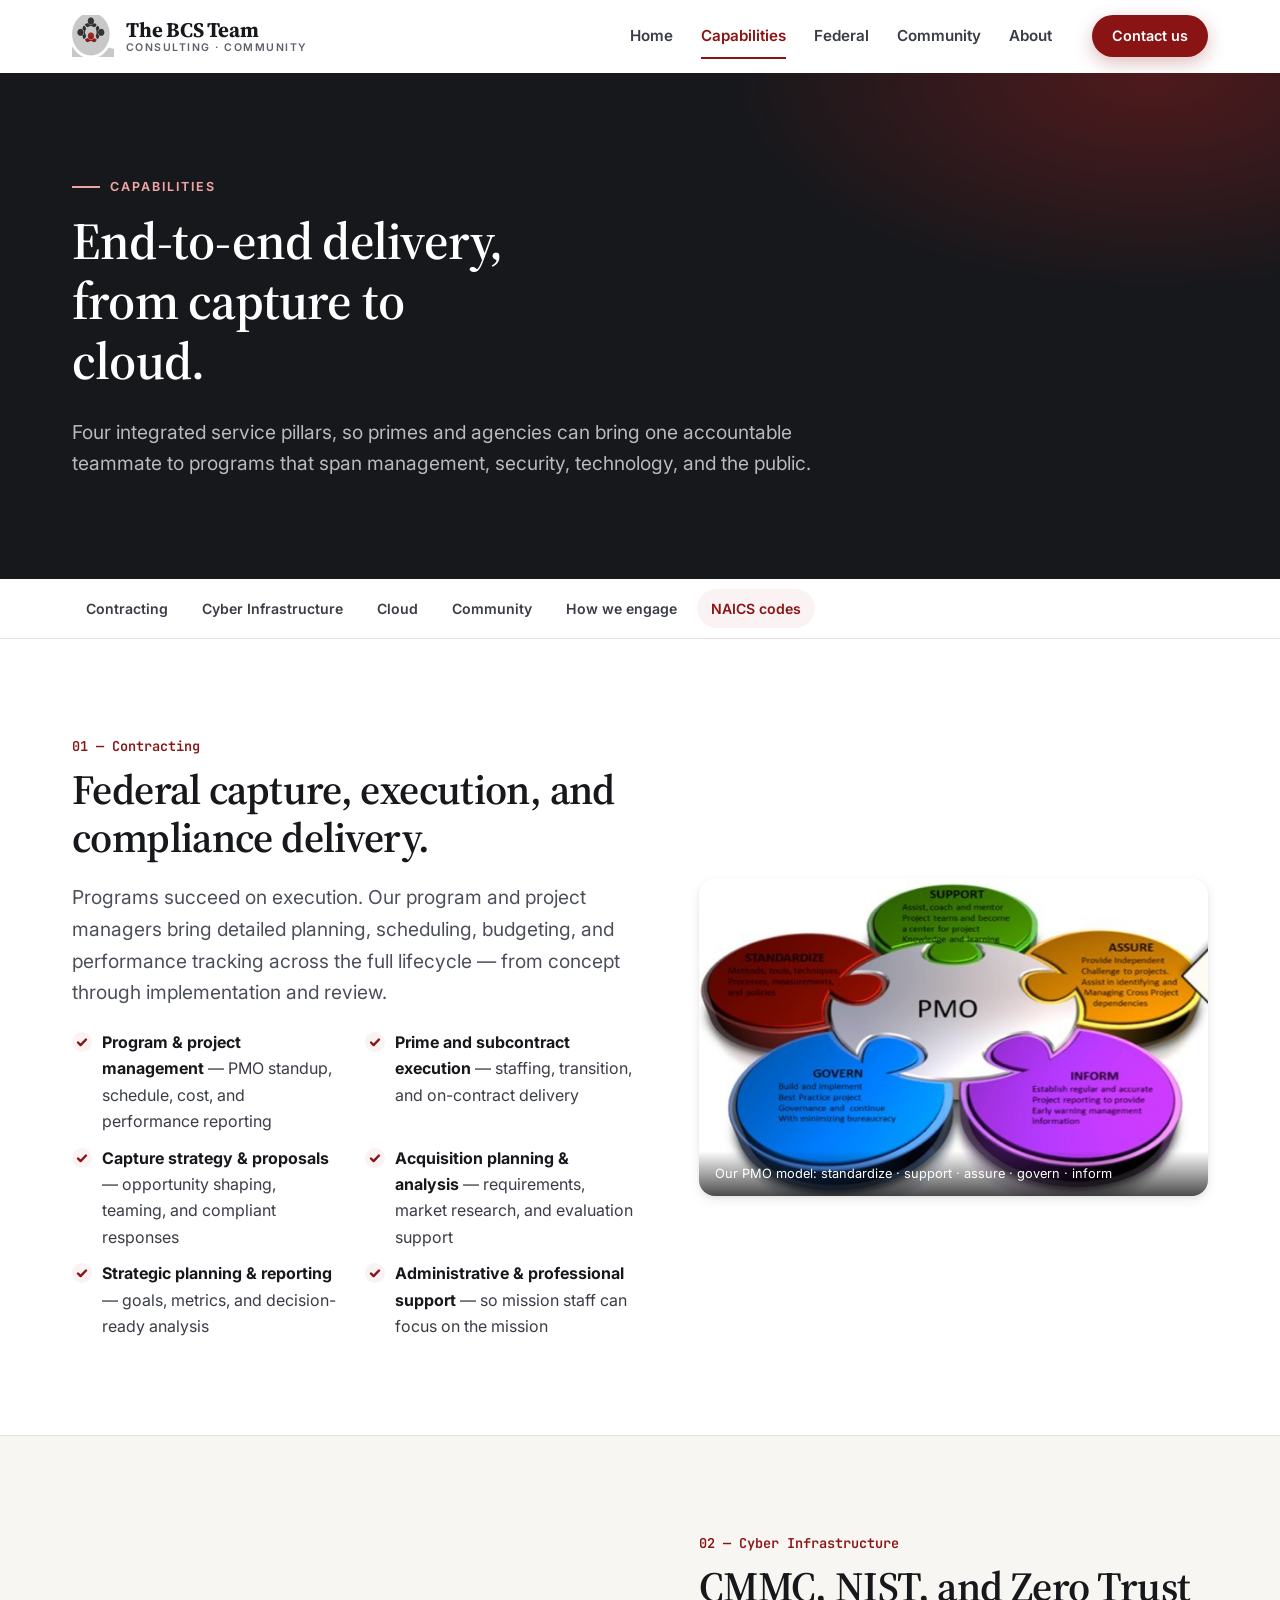
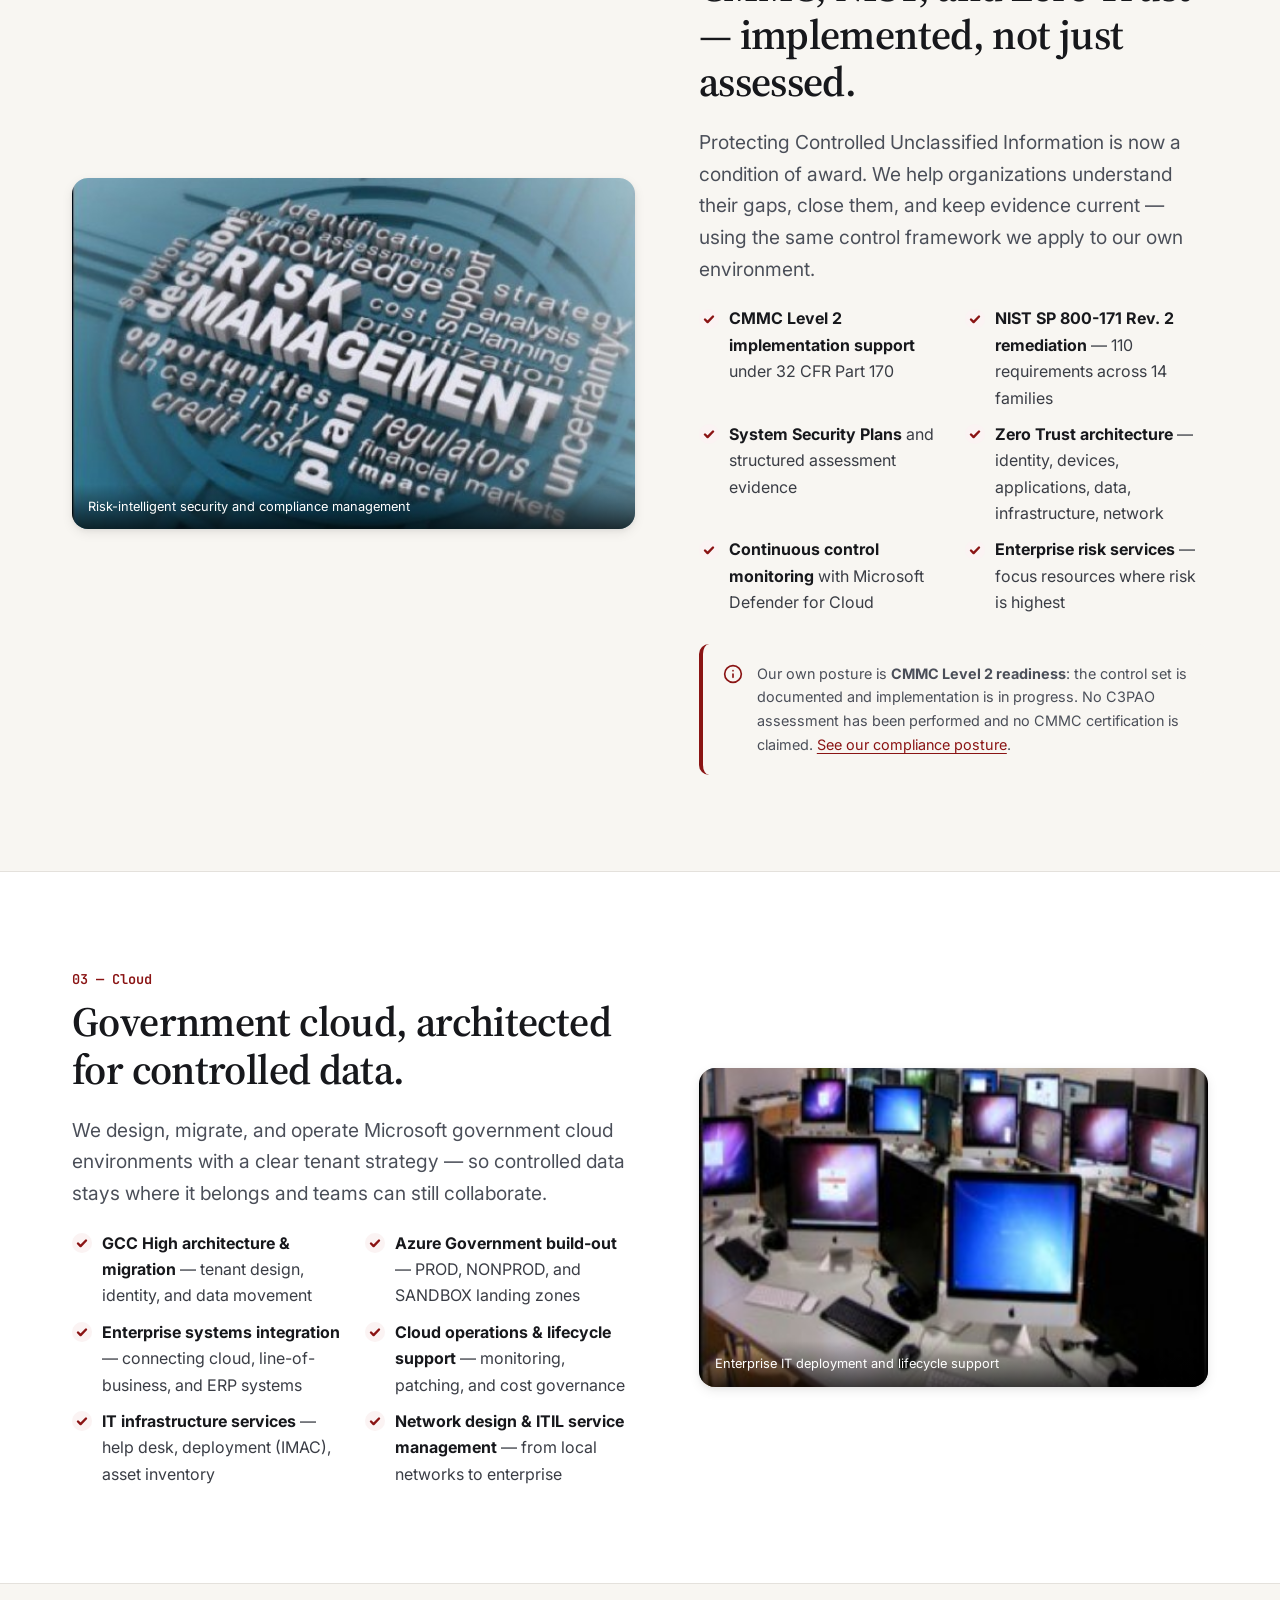
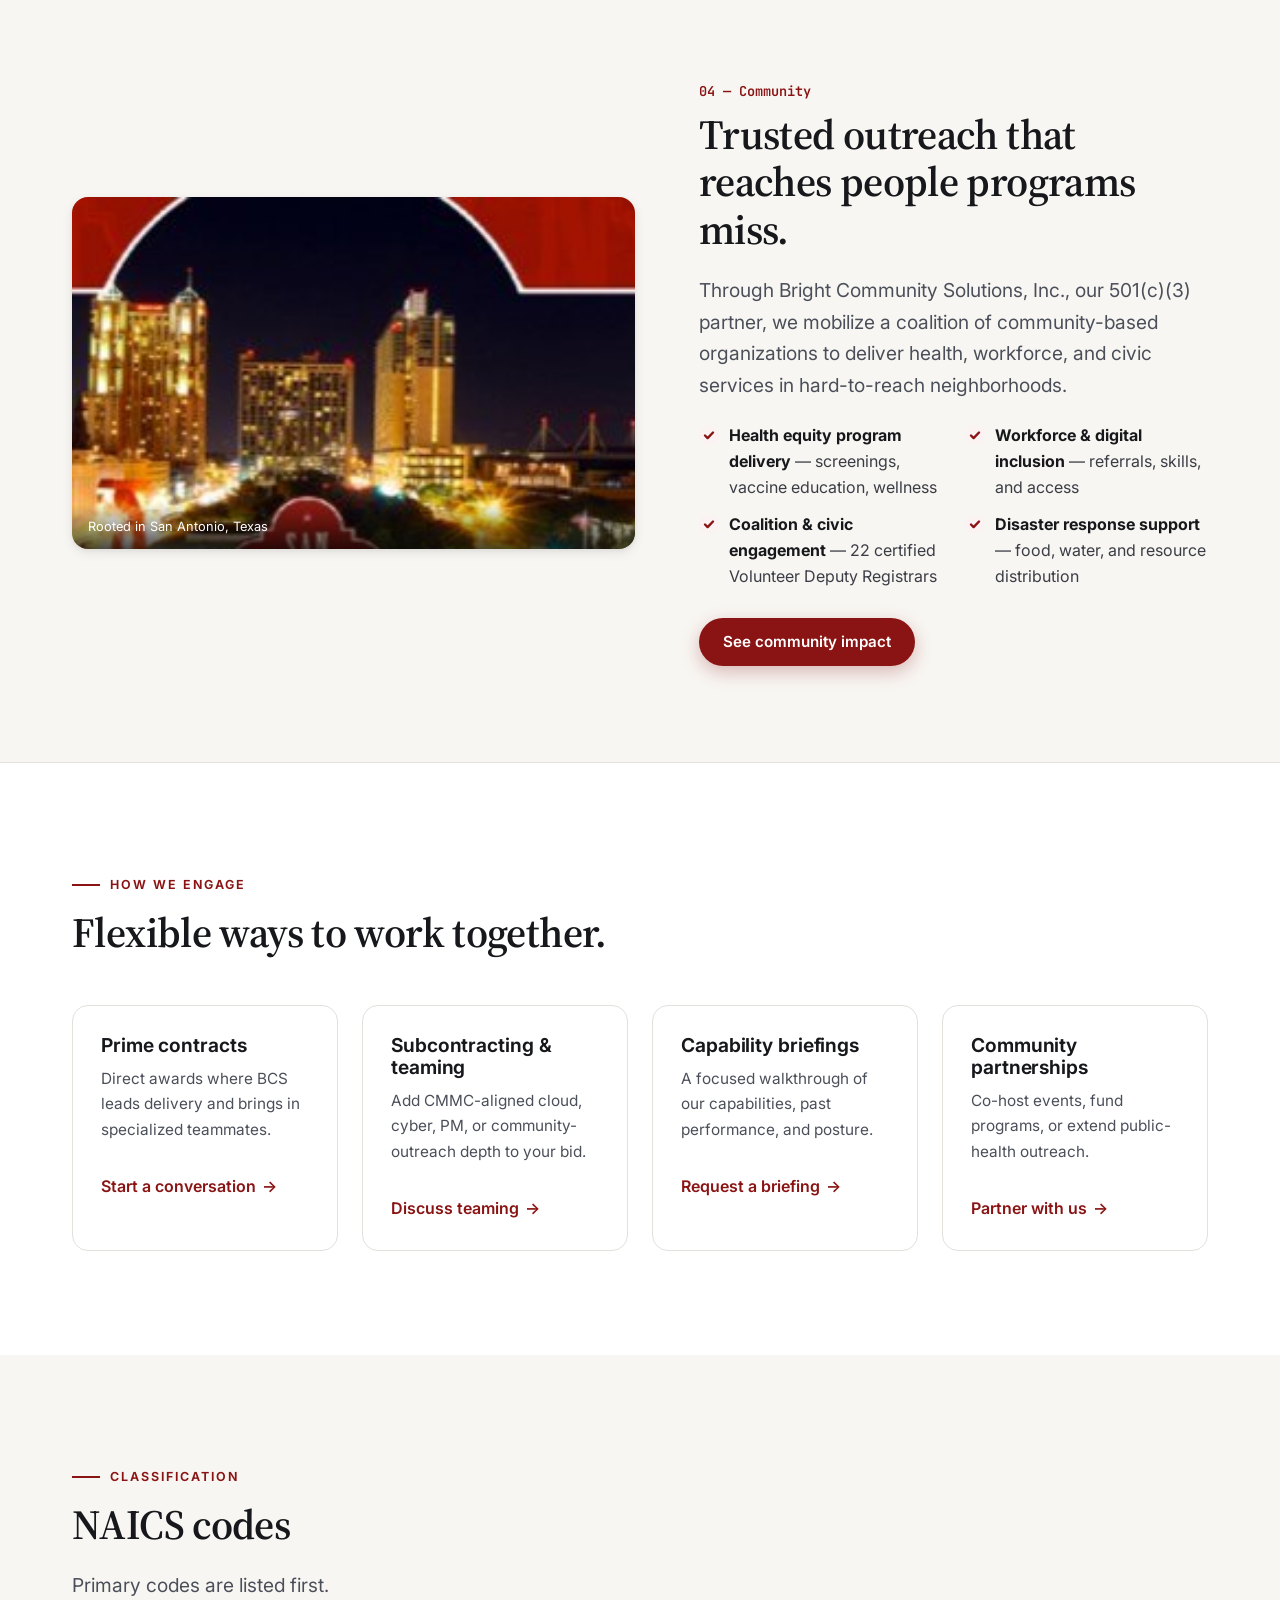
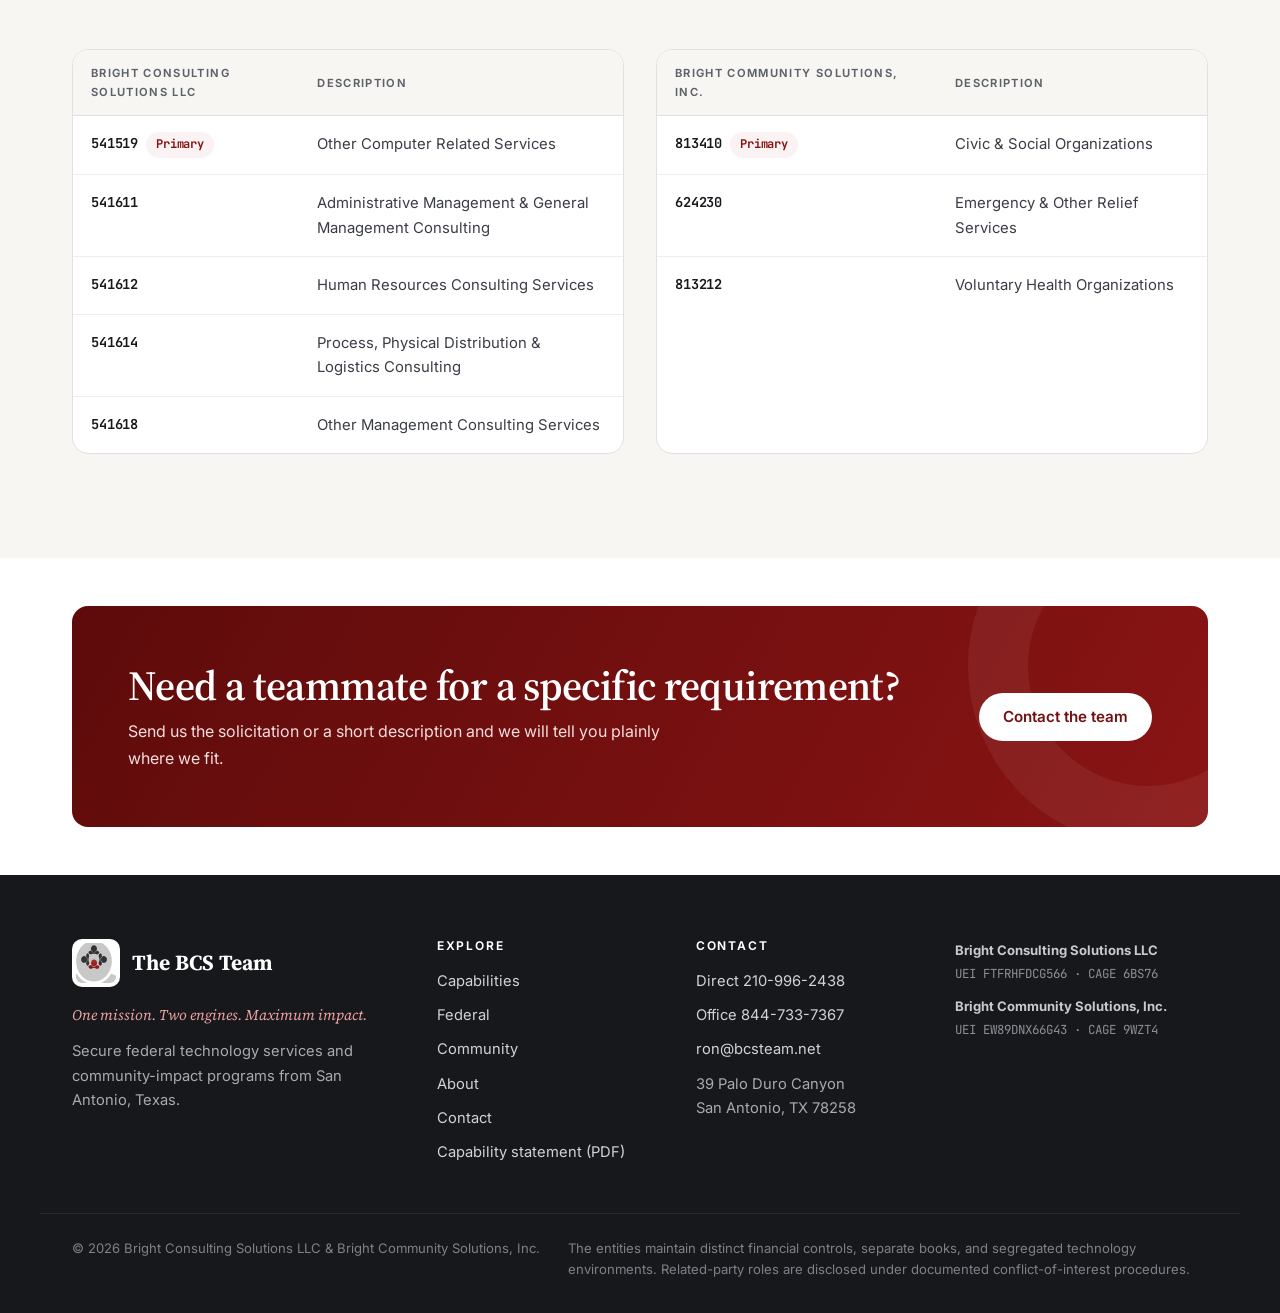
<file: capabilities.html>
<!doctype html>
<html lang="en" class="no-js">
<head>
  <meta charset="utf-8">
  <meta name="viewport" content="width=device-width, initial-scale=1">
  <title>Capabilities | The BCS Team</title>
  <meta name="description" content="Federal contracting, CMMC and NIST SP 800-171 cyber infrastructure, GCC High and Azure Government cloud, and community-impact services from The BCS Team.">
  <meta name="theme-color" content="#17181c">
  <meta property="og:title" content="Capabilities | The BCS Team">
  <meta property="og:description" content="Federal contracting, CMMC and NIST SP 800-171 cyber infrastructure, GCC High and Azure Government cloud, and community-impact services from The BCS Team.">
  <meta property="og:type" content="website">
  <meta property="og:image" content="assets/img/logo-consulting.png">
  <link rel="icon" type="image/png" href="assets/img/favicon.png">
  <link rel="preconnect" href="https://fonts.googleapis.com">
  <link rel="preconnect" href="https://fonts.gstatic.com" crossorigin>
  <link href="https://fonts.googleapis.com/css2?family=Inter:wght@400;500;600;700&family=JetBrains+Mono:wght@500;600&family=Source+Serif+4:ital,opsz,wght@0,8..60,500;0,8..60,600;0,8..60,700;1,8..60,500&display=swap" rel="stylesheet">
  <link rel="stylesheet" href="assets/css/styles.css">
  <script src="assets/js/main.js" defer></script>
</head>
<body>
  <a class="skip-link" href="#main">Skip to content</a>

  <header class="site-header">
    <div class="container header-inner">
      <a class="brand" href="index.html" aria-label="The BCS Team — home">
        <img src="assets/img/favicon.png" alt="" width="42" height="42">
        <span class="brand-text">
          <span class="brand-name">The BCS Team</span>
          <span class="brand-tag">Consulting · Community</span>
        </span>
      </a>
      <button class="nav-toggle" type="button" aria-expanded="false" aria-controls="site-nav" aria-label="Open menu">
        <svg class="icon-open" viewBox="0 0 24 24" fill="none" stroke="currentColor" stroke-width="2" stroke-linecap="round" aria-hidden="true"><path d="M4 6h16M4 12h16M4 18h16"/></svg>
        <svg class="icon-close" viewBox="0 0 24 24" fill="none" stroke="currentColor" stroke-width="2" stroke-linecap="round" aria-hidden="true"><path d="M18 6 6 18M6 6l12 12"/></svg>
      </button>
      <nav class="site-nav" id="site-nav" aria-label="Main">
        <ul class="nav-list">
          <li><a href="index.html">Home</a></li>
          <li><a href="capabilities.html" aria-current="page">Capabilities</a></li>
          <li><a href="federal.html">Federal</a></li>
          <li><a href="community.html">Community</a></li>
          <li><a href="about.html">About</a></li>
        </ul>
        <div class="nav-cta">
          <a class="btn btn--outline" href="assets/docs/BCS-Capability-Statement.pdf" target="_blank" rel="noopener">Capability statement (PDF)</a>
          <a class="btn btn--primary" href="contact.html">Contact us</a>
        </div>
      </nav>
    </div>
  </header>

  <main id="main">
    <section class="page-hero">
      <div class="container">
        <span class="eyebrow">Capabilities</span>
        <h1>End-to-end delivery, from capture to cloud.</h1>
        <p class="lead">Four integrated service pillars, so primes and agencies can bring one accountable teammate to programs that span management, security, technology, and the public.</p>
      </div>
    </section>

    <nav class="subnav" aria-label="On this page">
      <div class="container">
        <ul>
          <li><a href="#contracting">Contracting</a></li>
          <li><a href="#cyber">Cyber Infrastructure</a></li>
          <li><a href="#cloud">Cloud</a></li>
          <li><a href="#community">Community</a></li>
          <li><a href="#engage">How we engage</a></li>
          <li><a href="#naics">NAICS codes</a></li>
        </ul>
      </div>
    </nav>

    <!-- Contracting -->
    <section class="service" id="contracting">
      <div class="container split">
        <div class="reveal">
          <span class="service-index">01 — Contracting</span>
          <h2>Federal capture, execution, and compliance delivery.</h2>
          <p class="lead">Programs succeed on execution. Our program and project managers bring detailed planning, scheduling, budgeting, and performance tracking across the full lifecycle — from concept through implementation and review.</p>
          <ul class="check-list check-list--2">
            <li><strong>Program &amp; project management</strong> — PMO standup, schedule, cost, and performance reporting</li>
            <li><strong>Prime and subcontract execution</strong> — staffing, transition, and on-contract delivery</li>
            <li><strong>Capture strategy &amp; proposals</strong> — opportunity shaping, teaming, and compliant responses</li>
            <li><strong>Acquisition planning &amp; analysis</strong> — requirements, market research, and evaluation support</li>
            <li><strong>Strategic planning &amp; reporting</strong> — goals, metrics, and decision-ready analysis</li>
            <li><strong>Administrative &amp; professional support</strong> — so mission staff can focus on the mission</li>
          </ul>
        </div>
        <figure class="service-media reveal" style="margin:0">
          <img src="assets/img/pmo.jpg" alt="Program management office model with five functions: standardize, support, assure, govern, and inform" width="590" height="375" loading="lazy">
          <figcaption>Our PMO model: standardize · support · assure · govern · inform</figcaption>
        </figure>
      </div>
    </section>

    <!-- Cyber -->
    <section class="service section--paper" id="cyber">
      <div class="container split split--reverse">
        <div class="reveal">
          <span class="service-index">02 — Cyber Infrastructure</span>
          <h2>CMMC, NIST, and Zero Trust — implemented, not just assessed.</h2>
          <p class="lead">Protecting Controlled Unclassified Information is now a condition of award. We help organizations understand their gaps, close them, and keep evidence current — using the same control framework we apply to our own environment.</p>
          <ul class="check-list check-list--2">
            <li><strong>CMMC Level 2 implementation support</strong> under 32 CFR Part 170</li>
            <li><strong>NIST SP 800-171 Rev. 2 remediation</strong> — 110 requirements across 14 families</li>
            <li><strong>System Security Plans</strong> and structured assessment evidence</li>
            <li><strong>Zero Trust architecture</strong> — identity, devices, applications, data, infrastructure, network</li>
            <li><strong>Continuous control monitoring</strong> with Microsoft Defender for Cloud</li>
            <li><strong>Enterprise risk services</strong> — focus resources where risk is highest</li>
          </ul>
          <div class="note">
            <svg viewBox="0 0 24 24" fill="none" stroke="currentColor" stroke-width="2" stroke-linecap="round" stroke-linejoin="round" aria-hidden="true"><circle cx="12" cy="12" r="10"/><path d="M12 16v-4M12 8h.01"/></svg>
            <p>Our own posture is <strong>CMMC Level 2 readiness</strong>: the control set is documented and implementation is in progress. No C3PAO assessment has been performed and no CMMC certification is claimed. <a href="federal.html#compliance">See our compliance posture</a>.</p>
          </div>
        </div>
        <figure class="service-media reveal" style="margin:0">
          <img src="assets/img/risk.jpg" alt="Word cloud of risk management concepts: identification, knowledge, strategy, regulators, uncertainty" width="530" height="375" loading="lazy">
          <figcaption>Risk-intelligent security and compliance management</figcaption>
        </figure>
      </div>
    </section>

    <!-- Cloud -->
    <section class="service" id="cloud">
      <div class="container split">
        <div class="reveal">
          <span class="service-index">03 — Cloud</span>
          <h2>Government cloud, architected for controlled data.</h2>
          <p class="lead">We design, migrate, and operate Microsoft government cloud environments with a clear tenant strategy — so controlled data stays where it belongs and teams can still collaborate.</p>
          <ul class="check-list check-list--2">
            <li><strong>GCC High architecture &amp; migration</strong> — tenant design, identity, and data movement</li>
            <li><strong>Azure Government build-out</strong> — PROD, NONPROD, and SANDBOX landing zones</li>
            <li><strong>Enterprise systems integration</strong> — connecting cloud, line-of-business, and ERP systems</li>
            <li><strong>Cloud operations &amp; lifecycle support</strong> — monitoring, patching, and cost governance</li>
            <li><strong>IT infrastructure services</strong> — help desk, deployment (IMAC), asset inventory</li>
            <li><strong>Network design &amp; ITIL service management</strong> — from local networks to enterprise</li>
          </ul>
        </div>
        <figure class="service-media reveal" style="margin:0">
          <img src="assets/img/it-lab.jpg" alt="Rows of workstations in a technology lab" width="278" height="220" loading="lazy">
          <figcaption>Enterprise IT deployment and lifecycle support</figcaption>
        </figure>
      </div>
    </section>

    <!-- Community -->
    <section class="service section--paper" id="community">
      <div class="container split split--reverse">
        <div class="reveal">
          <span class="service-index">04 — Community</span>
          <h2>Trusted outreach that reaches people programs miss.</h2>
          <p class="lead">Through Bright Community Solutions, Inc., our 501(c)(3) partner, we mobilize a coalition of community-based organizations to deliver health, workforce, and civic services in hard-to-reach neighborhoods.</p>
          <ul class="check-list check-list--2">
            <li><strong>Health equity program delivery</strong> — screenings, vaccine education, wellness</li>
            <li><strong>Workforce &amp; digital inclusion</strong> — referrals, skills, and access</li>
            <li><strong>Coalition &amp; civic engagement</strong> — 22 certified Volunteer Deputy Registrars</li>
            <li><strong>Disaster response support</strong> — food, water, and resource distribution</li>
          </ul>
          <div class="btn-row" style="margin-top:28px">
            <a class="btn btn--primary" href="community.html">See community impact</a>
          </div>
        </div>
        <figure class="service-media reveal" style="margin:0">
          <img src="assets/img/san-antonio.jpg" alt="Downtown San Antonio skyline at night" width="290" height="160" loading="lazy">
          <figcaption>Rooted in San Antonio, Texas</figcaption>
        </figure>
      </div>
    </section>

    <!-- Engagement models -->
    <section class="section" id="engage">
      <div class="container">
        <div class="section-head reveal">
          <span class="eyebrow">How we engage</span>
          <h2>Flexible ways to work together.</h2>
        </div>
        <div class="grid grid-4">
          <a class="card card--link reveal" href="contact.html?topic=Prime%20contractor" style="text-decoration:none">
            <h3>Prime contracts</h3>
            <p>Direct awards where BCS leads delivery and brings in specialized teammates.</p>
            <span class="text-link">Start a conversation</span>
          </a>
          <a class="card card--link reveal" href="contact.html?topic=Teaming%20partner" style="text-decoration:none">
            <h3>Subcontracting &amp; teaming</h3>
            <p>Add CMMC-aligned cloud, cyber, PM, or community-outreach depth to your bid.</p>
            <span class="text-link">Discuss teaming</span>
          </a>
          <a class="card card--link reveal" href="contact.html?topic=Capability%20briefing" style="text-decoration:none">
            <h3>Capability briefings</h3>
            <p>A focused walkthrough of our capabilities, past performance, and posture.</p>
            <span class="text-link">Request a briefing</span>
          </a>
          <a class="card card--link reveal" href="contact.html?topic=Community%20partnership" style="text-decoration:none">
            <h3>Community partnerships</h3>
            <p>Co-host events, fund programs, or extend public-health outreach.</p>
            <span class="text-link">Partner with us</span>
          </a>
        </div>
      </div>
    </section>

    <!-- NAICS -->
    <section class="section section--paper" id="naics">
      <div class="container">
        <div class="section-head reveal">
          <span class="eyebrow">Classification</span>
          <h2>NAICS codes</h2>
          <p class="lead">Primary codes are listed first.</p>
        </div>
        <div class="grid grid-2">
          <div class="table-wrap reveal">
            <table class="data-table">
              <caption class="sr-only">Bright Consulting Solutions LLC NAICS codes</caption>
              <thead><tr><th scope="col">Bright Consulting Solutions LLC</th><th scope="col">Description</th></tr></thead>
              <tbody>
                <tr><td class="mono" data-label="Code">541519 <span class="role">Primary</span></td><td data-label="Description">Other Computer Related Services</td></tr>
                <tr><td class="mono" data-label="Code">541611</td><td data-label="Description">Administrative Management &amp; General Management Consulting</td></tr>
                <tr><td class="mono" data-label="Code">541612</td><td data-label="Description">Human Resources Consulting Services</td></tr>
                <tr><td class="mono" data-label="Code">541614</td><td data-label="Description">Process, Physical Distribution &amp; Logistics Consulting</td></tr>
                <tr><td class="mono" data-label="Code">541618</td><td data-label="Description">Other Management Consulting Services</td></tr>
              </tbody>
            </table>
          </div>
          <div class="table-wrap reveal">
            <table class="data-table">
              <caption class="sr-only">Bright Community Solutions, Inc. NAICS codes</caption>
              <thead><tr><th scope="col">Bright Community Solutions, Inc.</th><th scope="col">Description</th></tr></thead>
              <tbody>
                <tr><td class="mono" data-label="Code">813410 <span class="role">Primary</span></td><td data-label="Description">Civic &amp; Social Organizations</td></tr>
                <tr><td class="mono" data-label="Code">624230</td><td data-label="Description">Emergency &amp; Other Relief Services</td></tr>
                <tr><td class="mono" data-label="Code">813212</td><td data-label="Description">Voluntary Health Organizations</td></tr>
              </tbody>
            </table>
          </div>
        </div>
      </div>
    </section>

    <section class="section section--tight">
      <div class="container">
        <div class="cta-band reveal">
          <div>
            <h2>Need a teammate for a specific requirement?</h2>
            <p>Send us the solicitation or a short description and we will tell you plainly where we fit.</p>
          </div>
          <div class="btn-row">
            <a class="btn btn--light" href="contact.html">Contact the team</a>
          </div>
        </div>
      </div>
    </section>
  </main>

  <footer class="site-footer">
    <div class="container footer-top">
      <div>
        <div class="footer-brand"><img src="assets/img/favicon.png" alt="" width="48" height="48"><span>The BCS Team</span></div>
        <p class="footer-tagline">One mission. Two engines. Maximum impact.</p>
        <p>Secure federal technology services and community-impact programs from San Antonio, Texas.</p>
      </div>
      <div>
        <h4>Explore</h4>
        <ul>
          <li><a href="capabilities.html">Capabilities</a></li>
          <li><a href="federal.html">Federal</a></li>
          <li><a href="community.html">Community</a></li>
          <li><a href="about.html">About</a></li>
          <li><a href="contact.html">Contact</a></li>
          <li><a href="assets/docs/BCS-Capability-Statement.pdf" target="_blank" rel="noopener">Capability statement (PDF)</a></li>
        </ul>
      </div>
      <div>
        <h4>Contact</h4>
        <ul>
          <li><a href="tel:+12109962438">Direct 210-996-2438</a></li>
          <li><a href="tel:+18447337367">Office 844-733-7367</a></li>
          <li><a href="mailto:ron@bcsteam.net">ron@bcsteam.net</a></li>
          <li>39 Palo Duro Canyon<br>San Antonio, TX 78258</li>
        </ul>
      </div>
      <div class="footer-ids">
        <strong>Bright Consulting Solutions LLC</strong>
        UEI FTFRHFDCG566 · CAGE 6BS76
        <strong>Bright Community Solutions, Inc.</strong>
        UEI EW89DNX66G43 · CAGE 9WZT4
      </div>
    </div>
    <div class="container footer-bottom">
      <p>&copy; <span data-year>2026</span> Bright Consulting Solutions LLC &amp; Bright Community Solutions, Inc.</p>
      <p>The entities maintain distinct financial controls, separate books, and segregated technology environments. Related-party roles are disclosed under documented conflict-of-interest procedures.</p>
    </div>
  </footer>
</body>
</html>
</file>
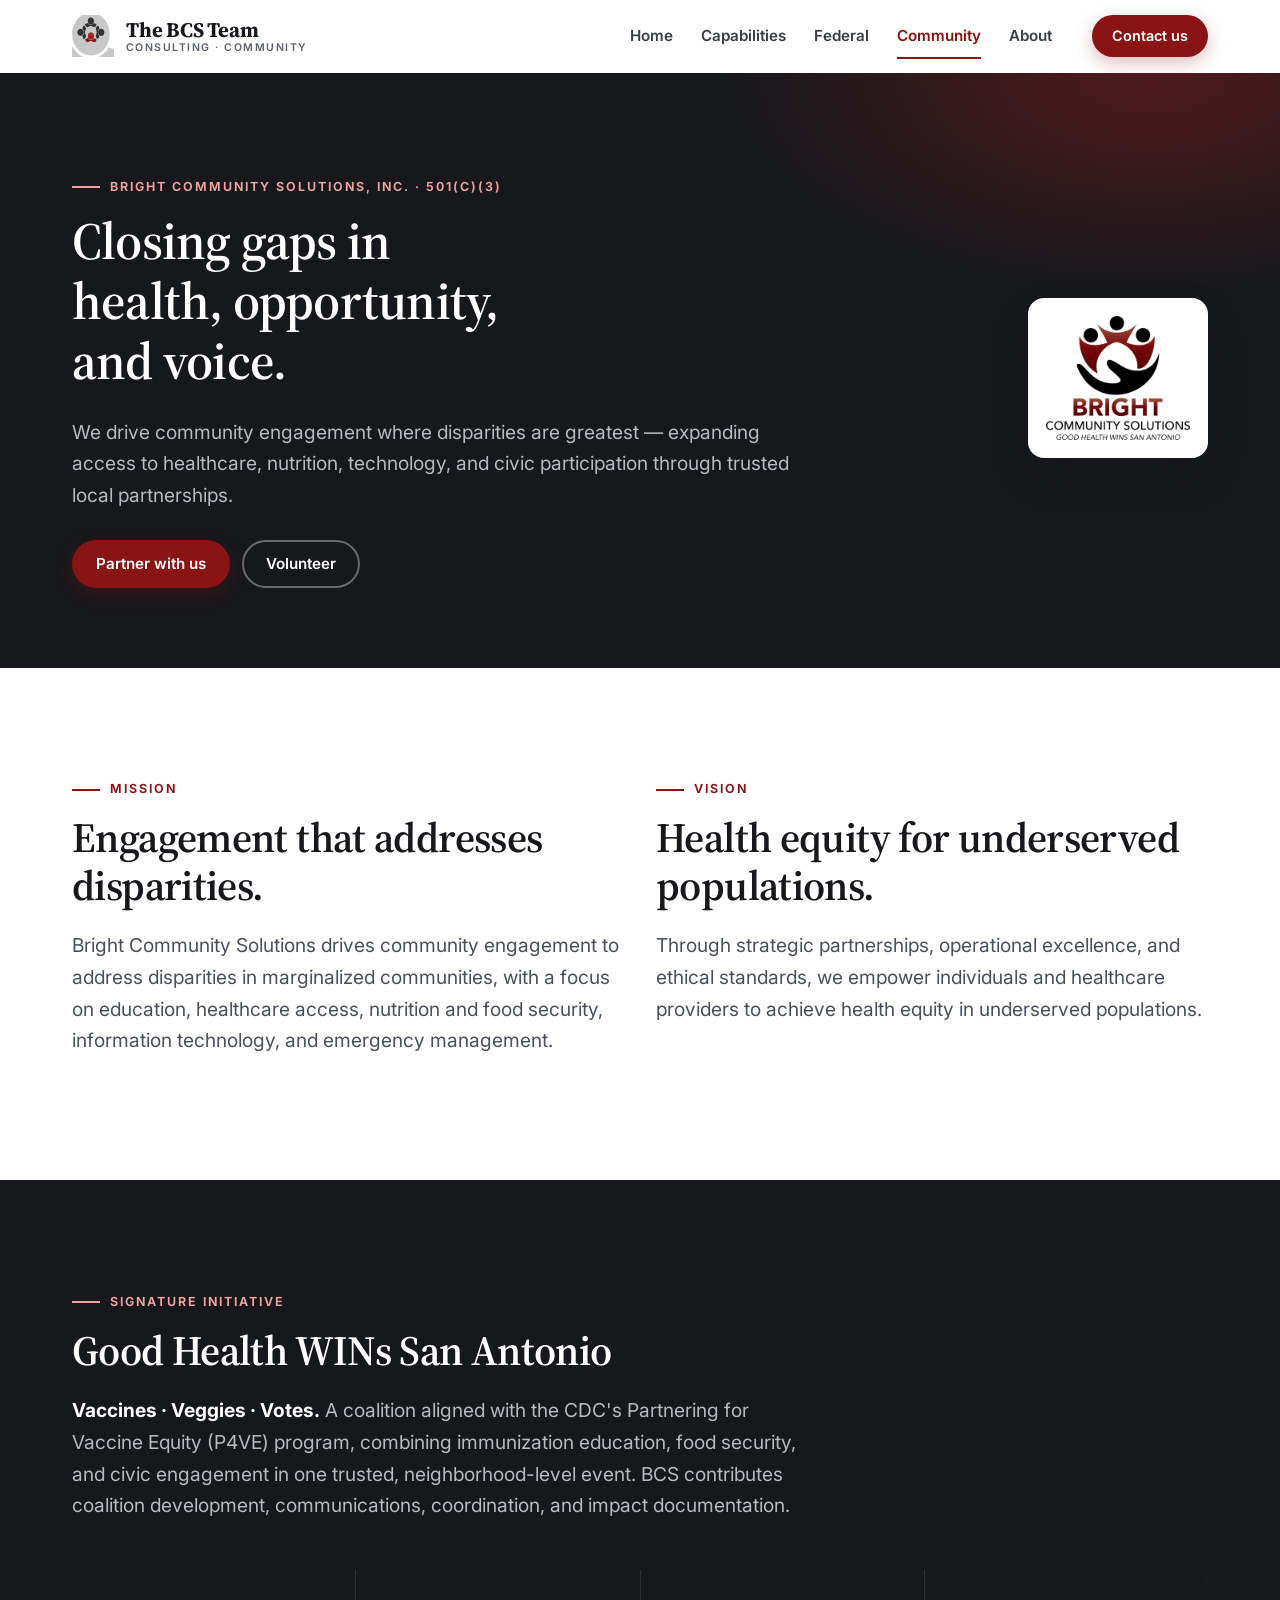
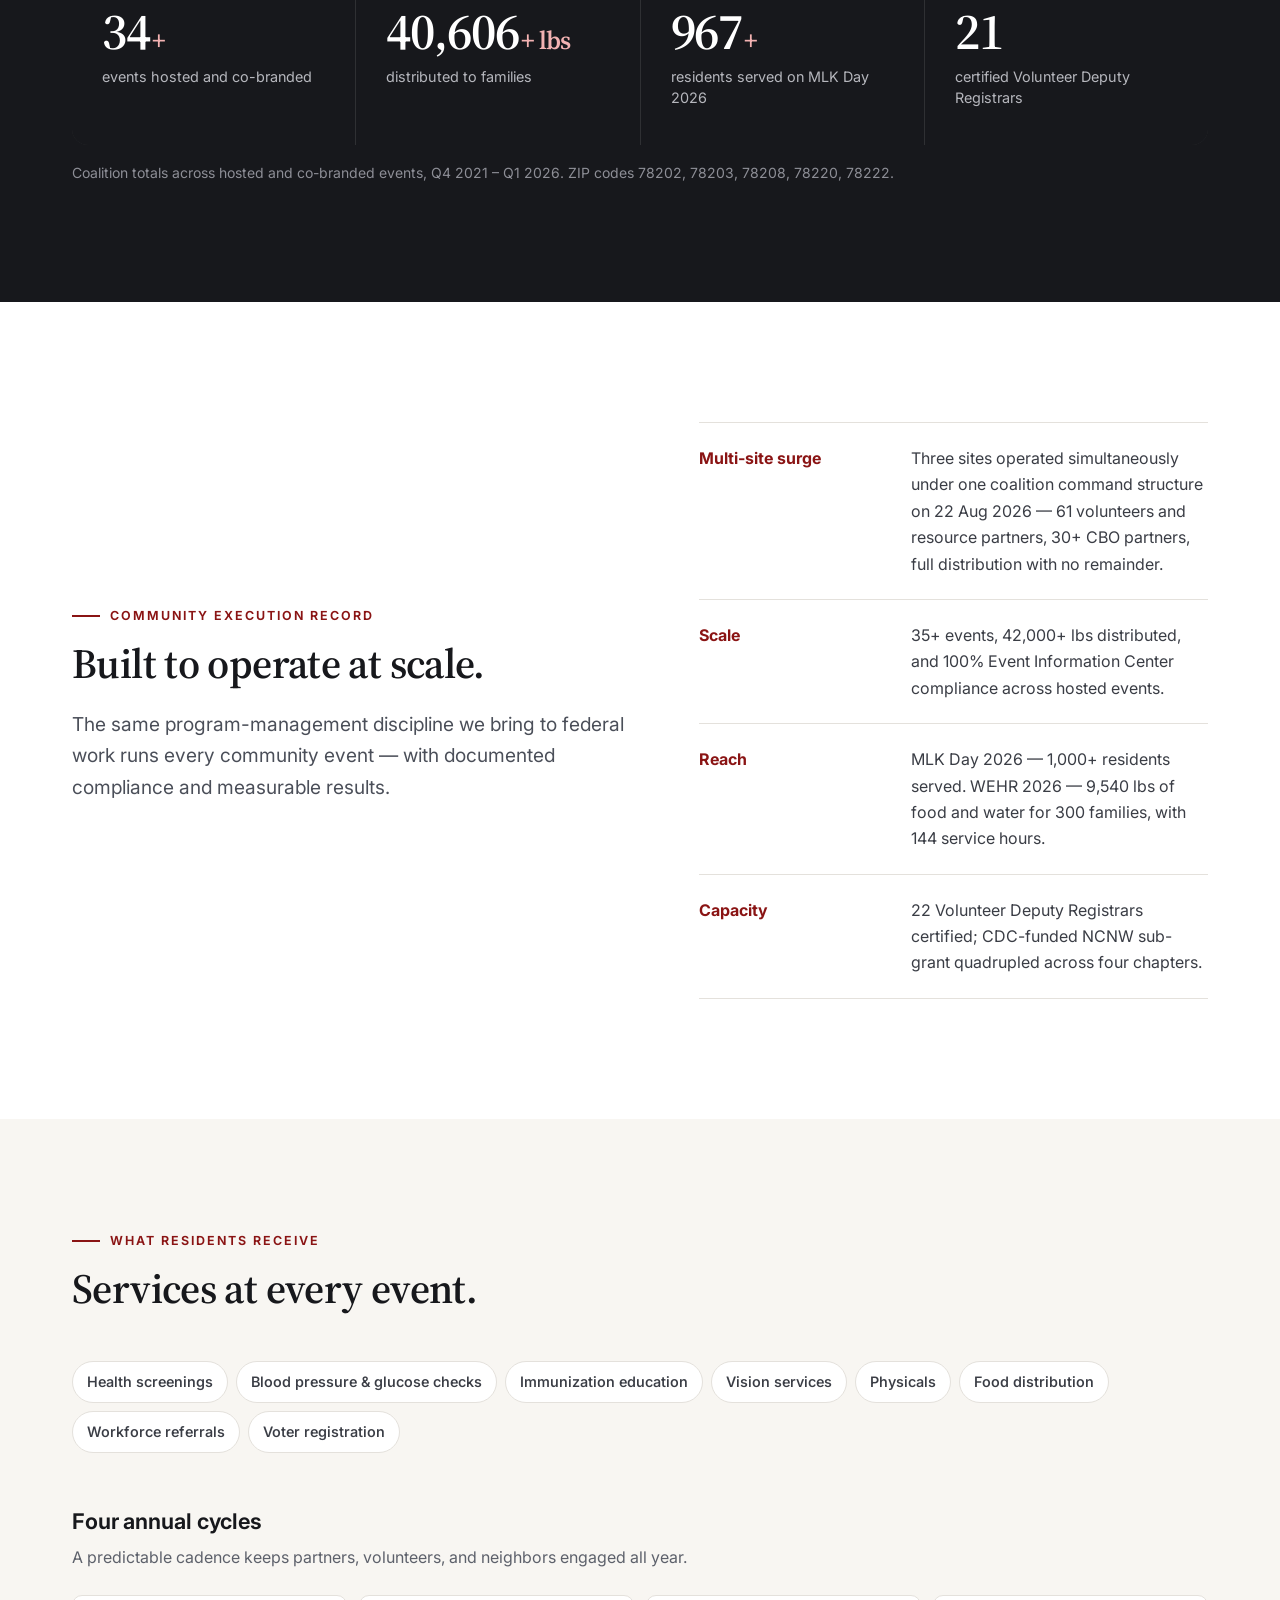
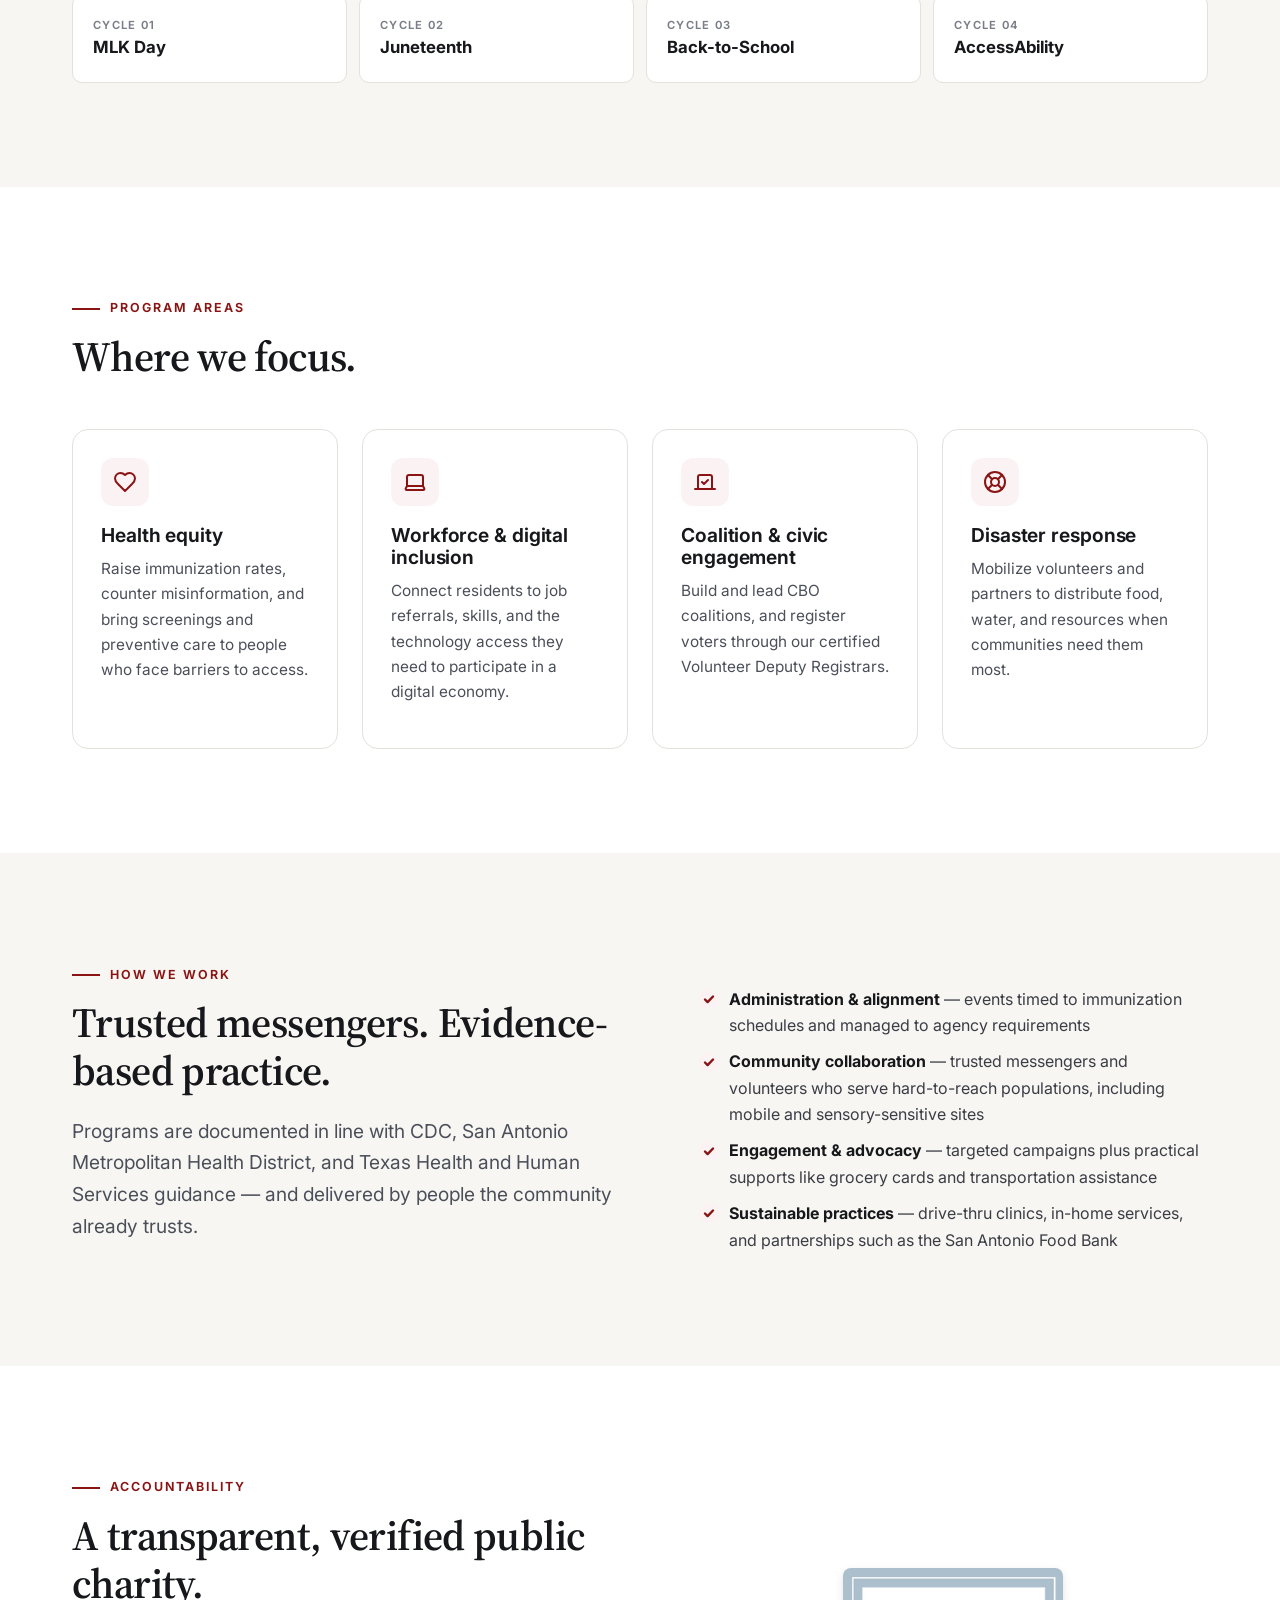
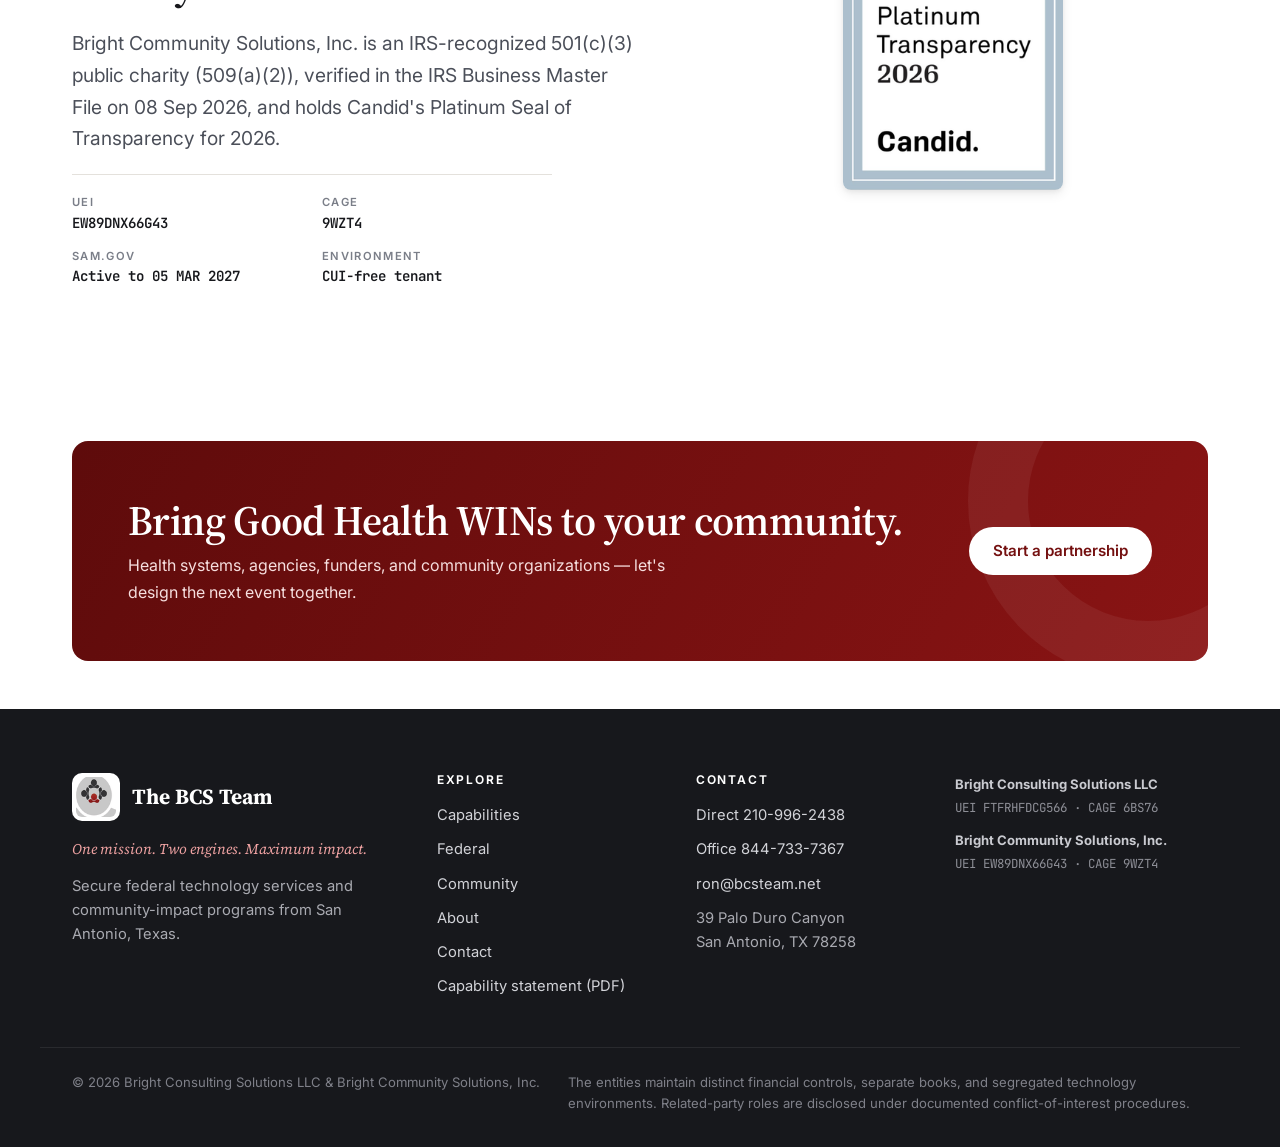
<file: community.html>
<!doctype html>
<html lang="en" class="no-js">
<head>
  <meta charset="utf-8">
  <meta name="viewport" content="width=device-width, initial-scale=1">
  <title>Community | Bright Community Solutions, Inc.</title>
  <meta name="description" content="Bright Community Solutions, Inc., a 501(c)(3) public charity, leads Good Health WINs San Antonio (Vaccines, Veggies, Votes), delivering health equity, food security, workforce and civic engagement.">
  <meta name="theme-color" content="#17181c">
  <meta property="og:title" content="Community | Bright Community Solutions, Inc.">
  <meta property="og:description" content="Bright Community Solutions, Inc., a 501(c)(3) public charity, leads Good Health WINs San Antonio (Vaccines, Veggies, Votes), delivering health equity, food security, workforce and civic engagement.">
  <meta property="og:type" content="website">
  <meta property="og:image" content="assets/img/logo-consulting.png">
  <link rel="icon" type="image/png" href="assets/img/favicon.png">
  <link rel="preconnect" href="https://fonts.googleapis.com">
  <link rel="preconnect" href="https://fonts.gstatic.com" crossorigin>
  <link href="https://fonts.googleapis.com/css2?family=Inter:wght@400;500;600;700&family=JetBrains+Mono:wght@500;600&family=Source+Serif+4:ital,opsz,wght@0,8..60,500;0,8..60,600;0,8..60,700;1,8..60,500&display=swap" rel="stylesheet">
  <link rel="stylesheet" href="assets/css/styles.css">
  <script src="assets/js/main.js" defer></script>
</head>
<body>
  <a class="skip-link" href="#main">Skip to content</a>

  <header class="site-header">
    <div class="container header-inner">
      <a class="brand" href="index.html" aria-label="The BCS Team — home">
        <img src="assets/img/favicon.png" alt="" width="42" height="42">
        <span class="brand-text">
          <span class="brand-name">The BCS Team</span>
          <span class="brand-tag">Consulting · Community</span>
        </span>
      </a>
      <button class="nav-toggle" type="button" aria-expanded="false" aria-controls="site-nav" aria-label="Open menu">
        <svg class="icon-open" viewBox="0 0 24 24" fill="none" stroke="currentColor" stroke-width="2" stroke-linecap="round" aria-hidden="true"><path d="M4 6h16M4 12h16M4 18h16"/></svg>
        <svg class="icon-close" viewBox="0 0 24 24" fill="none" stroke="currentColor" stroke-width="2" stroke-linecap="round" aria-hidden="true"><path d="M18 6 6 18M6 6l12 12"/></svg>
      </button>
      <nav class="site-nav" id="site-nav" aria-label="Main">
        <ul class="nav-list">
          <li><a href="index.html">Home</a></li>
          <li><a href="capabilities.html">Capabilities</a></li>
          <li><a href="federal.html">Federal</a></li>
          <li><a href="community.html" aria-current="page">Community</a></li>
          <li><a href="about.html">About</a></li>
        </ul>
        <div class="nav-cta">
          <a class="btn btn--outline" href="assets/docs/BCS-Capability-Statement.pdf" target="_blank" rel="noopener">Capability statement (PDF)</a>
          <a class="btn btn--primary" href="contact.html">Contact us</a>
        </div>
      </nav>
    </div>
  </header>

  <main id="main">
    <section class="page-hero">
      <div class="container page-hero-grid">
        <div>
          <span class="eyebrow">Bright Community Solutions, Inc. · 501(c)(3)</span>
          <h1>Closing gaps in health, opportunity, and voice.</h1>
          <p class="lead">We drive community engagement where disparities are greatest — expanding access to healthcare, nutrition, technology, and civic participation through trusted local partnerships.</p>
          <div class="btn-row" style="margin-top:28px">
            <a class="btn btn--primary" href="contact.html?topic=Community%20partnership">Partner with us</a>
            <a class="btn btn--ghost" href="contact.html?topic=Volunteer">Volunteer</a>
          </div>
        </div>
        <img class="page-hero-logo" src="assets/img/logo-community.png" alt="Bright Community Solutions — Good Health WINs San Antonio logo" width="180" height="155">
      </div>
    </section>

    <!-- Mission / vision -->
    <section class="section">
      <div class="container">
        <div class="grid grid-2">
          <div class="reveal">
            <span class="eyebrow">Mission</span>
            <h2>Engagement that addresses disparities.</h2>
            <p class="lead">Bright Community Solutions drives community engagement to address disparities in marginalized communities, with a focus on education, healthcare access, nutrition and food security, information technology, and emergency management.</p>
          </div>
          <div class="reveal">
            <span class="eyebrow">Vision</span>
            <h2>Health equity for underserved populations.</h2>
            <p class="lead">Through strategic partnerships, operational excellence, and ethical standards, we empower individuals and healthcare providers to achieve health equity in underserved populations.</p>
          </div>
        </div>
      </div>
    </section>

    <!-- Good Health WINs -->
    <section class="section section--dark">
      <div class="container">
        <div class="section-head reveal">
          <span class="eyebrow">Signature initiative</span>
          <h2>Good Health WINs San Antonio</h2>
          <p class="lead"><strong style="color:#fff">Vaccines · Veggies · Votes.</strong> A coalition aligned with the CDC's Partnering for Vaccine Equity (P4VE) program, combining immunization education, food security, and civic engagement in one trusted, neighborhood-level event. BCS contributes coalition development, communications, coordination, and impact documentation.</p>
        </div>
        <div class="stats reveal">
          <div class="stat">
            <div class="stat-value"><span data-count="35">35</span><small>+</small></div>
            <div class="stat-label">events hosted and co-branded</div>
          </div>
          <div class="stat">
            <div class="stat-value"><span data-count="42000">42,000</span><small>+ lbs</small></div>
            <div class="stat-label">distributed to families</div>
          </div>
          <div class="stat">
            <div class="stat-value"><span data-count="1000">1,000</span><small>+</small></div>
            <div class="stat-label">residents served on MLK Day 2026</div>
          </div>
          <div class="stat">
            <div class="stat-value"><span data-count="22">22</span></div>
            <div class="stat-label">certified Volunteer Deputy Registrars</div>
          </div>
        </div>
        <p class="small reveal" style="margin-top:16px; color:#8d8e96">Coalition totals across hosted and co-branded events, Q4 2021 – Q1 2026. ZIP codes 78202, 78203, 78208, 78220, 78222.</p>
      </div>
    </section>

    <!-- Execution record -->
    <section class="section">
      <div class="container split">
        <div class="reveal">
          <span class="eyebrow">Community execution record</span>
          <h2>Built to operate at scale.</h2>
          <p class="lead">The same program-management discipline we bring to federal work runs every community event — with documented compliance and measurable results.</p>
        </div>
        <dl class="highlights reveal">
          <div class="highlight">
            <dt>Multi-site surge</dt>
            <dd>Three sites operated simultaneously under one coalition command structure on 22 Aug 2026 — 61 volunteers and resource partners, 30+ CBO partners, full distribution with no remainder.</dd>
          </div>
          <div class="highlight">
            <dt>Scale</dt>
            <dd>35+ events, 42,000+ lbs distributed, and 100% Event Information Center compliance across hosted events.</dd>
          </div>
          <div class="highlight">
            <dt>Reach</dt>
            <dd>MLK Day 2026 — 1,000+ residents served. WEHR 2026 — 9,540 lbs of food and water for 300 families, with 144 service hours.</dd>
          </div>
          <div class="highlight">
            <dt>Capacity</dt>
            <dd>22 Volunteer Deputy Registrars certified; CDC-funded NCNW sub-grant quadrupled across four chapters.</dd>
          </div>
        </dl>
      </div>
    </section>

    <!-- Services & cadence -->
    <section class="section section--paper">
      <div class="container">
        <div class="section-head reveal">
          <span class="eyebrow">What residents receive</span>
          <h2>Services at every event.</h2>
        </div>
        <ul class="chips reveal" style="margin-bottom:56px">
          <li>Health screenings</li>
          <li>Blood pressure &amp; glucose checks</li>
          <li>Immunization education</li>
          <li>Vision services</li>
          <li>Physicals</li>
          <li>Food distribution</li>
          <li>Workforce referrals</li>
          <li>Voter registration</li>
        </ul>

        <div class="section-head reveal" style="margin-bottom:24px">
          <h3 style="font-size:1.35rem">Four annual cycles</h3>
          <p class="muted" style="margin:0">A predictable cadence keeps partners, volunteers, and neighbors engaged all year.</p>
        </div>
        <div class="cadence reveal">
          <div><small>Cycle 01</small><strong>MLK Day</strong></div>
          <div><small>Cycle 02</small><strong>Juneteenth</strong></div>
          <div><small>Cycle 03</small><strong>Back-to-School</strong></div>
          <div><small>Cycle 04</small><strong>AccessAbility</strong></div>
        </div>
      </div>
    </section>

    <!-- Program areas -->
    <section class="section">
      <div class="container">
        <div class="section-head reveal">
          <span class="eyebrow">Program areas</span>
          <h2>Where we focus.</h2>
        </div>
        <div class="grid grid-4">
          <article class="card reveal">
            <span class="icon-badge"><svg viewBox="0 0 24 24" fill="none" stroke="currentColor" stroke-width="2" stroke-linecap="round" stroke-linejoin="round" aria-hidden="true"><path d="M19 14c1.49-1.46 3-3.21 3-5.5A5.5 5.5 0 0 0 16.5 3c-1.76 0-3 .5-4.5 2-1.5-1.5-2.74-2-4.5-2A5.5 5.5 0 0 0 2 8.5c0 2.3 1.5 4.05 3 5.5l7 7Z"/></svg></span>
            <h3>Health equity</h3>
            <p>Raise immunization rates, counter misinformation, and bring screenings and preventive care to people who face barriers to access.</p>
          </article>
          <article class="card reveal">
            <span class="icon-badge"><svg viewBox="0 0 24 24" fill="none" stroke="currentColor" stroke-width="2" stroke-linecap="round" stroke-linejoin="round" aria-hidden="true"><path d="M20 16V7a2 2 0 0 0-2-2H6a2 2 0 0 0-2 2v9m16 0H4m16 0 1.28 2.55a1 1 0 0 1-.9 1.45H3.62a1 1 0 0 1-.9-1.45L4 16"/></svg></span>
            <h3>Workforce &amp; digital inclusion</h3>
            <p>Connect residents to job referrals, skills, and the technology access they need to participate in a digital economy.</p>
          </article>
          <article class="card reveal">
            <span class="icon-badge"><svg viewBox="0 0 24 24" fill="none" stroke="currentColor" stroke-width="2" stroke-linecap="round" stroke-linejoin="round" aria-hidden="true"><path d="m9 12 2 2 4-4"/><path d="M5 7c0-1.1.9-2 2-2h10a2 2 0 0 1 2 2v12H5V7Z"/><path d="M22 19H2"/></svg></span>
            <h3>Coalition &amp; civic engagement</h3>
            <p>Build and lead CBO coalitions, and register voters through our certified Volunteer Deputy Registrars.</p>
          </article>
          <article class="card reveal">
            <span class="icon-badge"><svg viewBox="0 0 24 24" fill="none" stroke="currentColor" stroke-width="2" stroke-linecap="round" stroke-linejoin="round" aria-hidden="true"><circle cx="12" cy="12" r="10"/><path d="m4.93 4.93 4.24 4.24M14.83 9.17l4.24-4.24M14.83 14.83l4.24 4.24M9.17 14.83l-4.24 4.24"/><circle cx="12" cy="12" r="4"/></svg></span>
            <h3>Disaster response</h3>
            <p>Mobilize volunteers and partners to distribute food, water, and resources when communities need them most.</p>
          </article>
        </div>
      </div>
    </section>

    <!-- How we work -->
    <section class="section section--paper">
      <div class="container split">
        <div class="reveal">
          <span class="eyebrow">How we work</span>
          <h2>Trusted messengers. Evidence-based practice.</h2>
          <p class="lead">Programs are documented in line with CDC, San Antonio Metropolitan Health District, and Texas Health and Human Services guidance — and delivered by people the community already trusts.</p>
        </div>
        <ul class="check-list reveal">
          <li><strong>Administration &amp; alignment</strong> — events timed to immunization schedules and managed to agency requirements</li>
          <li><strong>Community collaboration</strong> — trusted messengers and volunteers who serve hard-to-reach populations, including mobile and sensory-sensitive sites</li>
          <li><strong>Engagement &amp; advocacy</strong> — targeted campaigns plus practical supports like grocery cards and transportation assistance</li>
          <li><strong>Sustainable practices</strong> — drive-thru clinics, in-home services, and partnerships such as the San Antonio Food Bank</li>
        </ul>
      </div>
    </section>

    <!-- Credentials -->
    <section class="section">
      <div class="container split">
        <div class="reveal">
          <span class="eyebrow">Accountability</span>
          <h2>A transparent, verified public charity.</h2>
          <p class="lead">Bright Community Solutions, Inc. is an IRS-recognized 501(c)(3) public charity (509(a)(2)), verified in the IRS Business Master File on 08 Sep 2026, and holds Candid's Platinum Seal of Transparency for 2026.</p>
          <dl class="id-list" style="max-width:480px">
            <div><dt>UEI</dt><dd>EW89DNX66G43</dd></div>
            <div><dt>CAGE</dt><dd>9WZT4</dd></div>
            <div><dt>SAM.gov</dt><dd>Active to 05 MAR 2027</dd></div>
            <div><dt>Environment</dt><dd>CUI-free tenant</dd></div>
          </dl>
        </div>
        <div class="reveal" style="display:flex; justify-content:center">
          <img src="assets/img/candid-platinum-2026.png" alt="Candid Platinum Seal of Transparency 2026" width="220" height="221" loading="lazy" style="border-radius:8px; box-shadow:var(--shadow-md)">
        </div>
      </div>
    </section>

    <section class="section section--tight">
      <div class="container">
        <div class="cta-band reveal">
          <div>
            <h2>Bring Good Health WINs to your community.</h2>
            <p>Health systems, agencies, funders, and community organizations — let's design the next event together.</p>
          </div>
          <div class="btn-row">
            <a class="btn btn--light" href="contact.html?topic=Community%20partnership">Start a partnership</a>
          </div>
        </div>
      </div>
    </section>
  </main>

  <footer class="site-footer">
    <div class="container footer-top">
      <div>
        <div class="footer-brand"><img src="assets/img/favicon.png" alt="" width="48" height="48"><span>The BCS Team</span></div>
        <p class="footer-tagline">One mission. Two engines. Maximum impact.</p>
        <p>Secure federal technology services and community-impact programs from San Antonio, Texas.</p>
      </div>
      <div>
        <h4>Explore</h4>
        <ul>
          <li><a href="capabilities.html">Capabilities</a></li>
          <li><a href="federal.html">Federal</a></li>
          <li><a href="community.html">Community</a></li>
          <li><a href="about.html">About</a></li>
          <li><a href="contact.html">Contact</a></li>
          <li><a href="assets/docs/BCS-Capability-Statement.pdf" target="_blank" rel="noopener">Capability statement (PDF)</a></li>
        </ul>
      </div>
      <div>
        <h4>Contact</h4>
        <ul>
          <li><a href="tel:+12109962438">Direct 210-996-2438</a></li>
          <li><a href="tel:+18447337367">Office 844-733-7367</a></li>
          <li><a href="mailto:ron@bcsteam.net">ron@bcsteam.net</a></li>
          <li>39 Palo Duro Canyon<br>San Antonio, TX 78258</li>
        </ul>
      </div>
      <div class="footer-ids">
        <strong>Bright Consulting Solutions LLC</strong>
        UEI FTFRHFDCG566 · CAGE 6BS76
        <strong>Bright Community Solutions, Inc.</strong>
        UEI EW89DNX66G43 · CAGE 9WZT4
      </div>
    </div>
    <div class="container footer-bottom">
      <p>&copy; <span data-year>2026</span> Bright Consulting Solutions LLC &amp; Bright Community Solutions, Inc.</p>
      <p>The entities maintain distinct financial controls, separate books, and segregated technology environments. Related-party roles are disclosed under documented conflict-of-interest procedures.</p>
    </div>
  </footer>
</body>
</html>
</file>
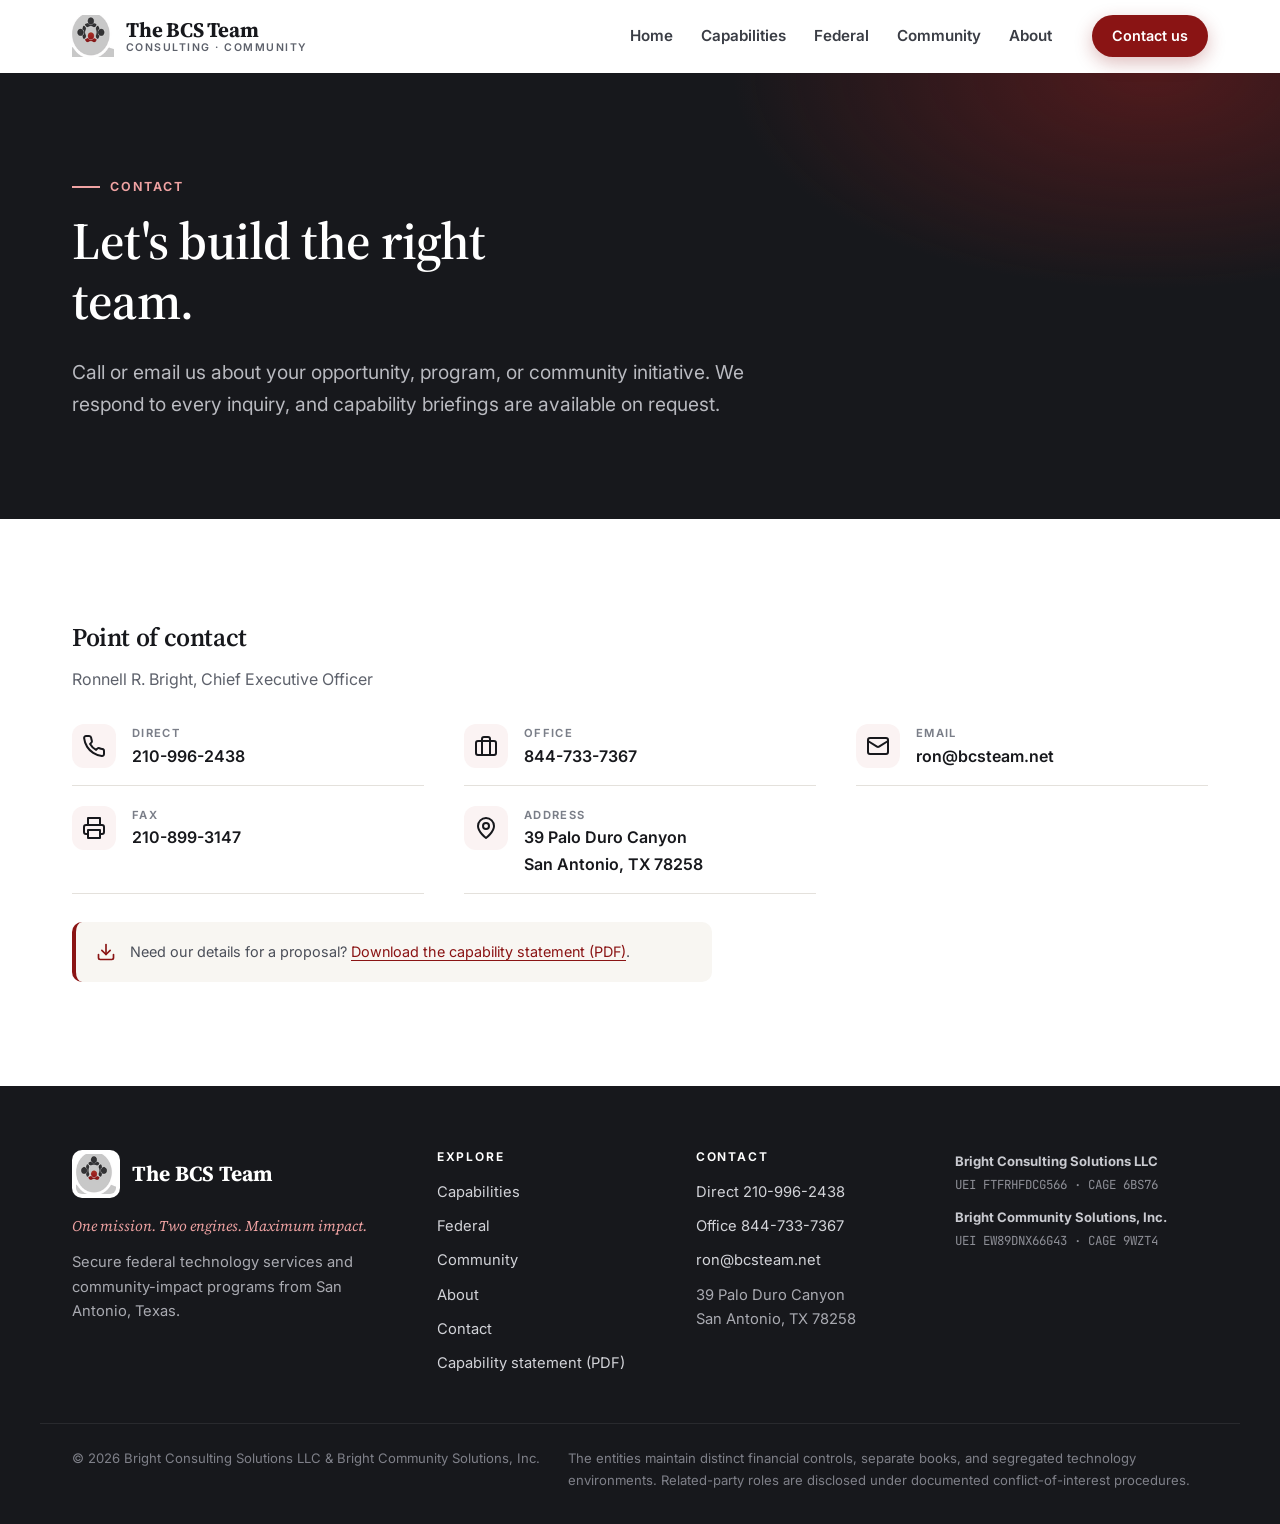
<file: contact.html>
<!doctype html>
<html lang="en" class="no-js">
<head>
  <meta charset="utf-8">
  <meta name="viewport" content="width=device-width, initial-scale=1">
  <title>Contact | The BCS Team</title>
  <meta name="description" content="Contact The BCS Team in San Antonio, Texas, about teaming, subcontracting, capability briefings, community partnerships, and careers.">
  <meta name="theme-color" content="#17181c">
  <meta property="og:title" content="Contact | The BCS Team">
  <meta property="og:description" content="Contact The BCS Team in San Antonio, Texas, about teaming, subcontracting, capability briefings, community partnerships, and careers.">
  <meta property="og:type" content="website">
  <meta property="og:image" content="assets/img/logo-consulting.png">
  <link rel="icon" type="image/png" href="assets/img/favicon.png">
  <link rel="preconnect" href="https://fonts.googleapis.com">
  <link rel="preconnect" href="https://fonts.gstatic.com" crossorigin>
  <link href="https://fonts.googleapis.com/css2?family=Inter:wght@400;500;600;700&family=JetBrains+Mono:wght@500;600&family=Source+Serif+4:ital,opsz,wght@0,8..60,500;0,8..60,600;0,8..60,700;1,8..60,500&display=swap" rel="stylesheet">
  <link rel="stylesheet" href="assets/css/styles.css">
  <script src="assets/js/main.js" defer></script>
</head>
<body>
  <a class="skip-link" href="#main">Skip to content</a>

  <header class="site-header">
    <div class="container header-inner">
      <a class="brand" href="index.html" aria-label="The BCS Team — home">
        <img src="assets/img/favicon.png" alt="" width="42" height="42">
        <span class="brand-text">
          <span class="brand-name">The BCS Team</span>
          <span class="brand-tag">Consulting · Community</span>
        </span>
      </a>
      <button class="nav-toggle" type="button" aria-expanded="false" aria-controls="site-nav" aria-label="Open menu">
        <svg class="icon-open" viewBox="0 0 24 24" fill="none" stroke="currentColor" stroke-width="2" stroke-linecap="round" aria-hidden="true"><path d="M4 6h16M4 12h16M4 18h16"/></svg>
        <svg class="icon-close" viewBox="0 0 24 24" fill="none" stroke="currentColor" stroke-width="2" stroke-linecap="round" aria-hidden="true"><path d="M18 6 6 18M6 6l12 12"/></svg>
      </button>
      <nav class="site-nav" id="site-nav" aria-label="Main">
        <ul class="nav-list">
          <li><a href="index.html">Home</a></li>
          <li><a href="capabilities.html">Capabilities</a></li>
          <li><a href="federal.html">Federal</a></li>
          <li><a href="community.html">Community</a></li>
          <li><a href="about.html">About</a></li>
        </ul>
        <div class="nav-cta">
          <a class="btn btn--outline" href="assets/docs/BCS-Capability-Statement.pdf" target="_blank" rel="noopener">Capability statement (PDF)</a>
          <a class="btn btn--primary" href="contact.html">Contact us</a>
        </div>
      </nav>
    </div>
  </header>

  <main id="main">
    <section class="page-hero">
      <div class="container">
        <span class="eyebrow">Contact</span>
        <h1>Let's build the right team.</h1>
        <p class="lead">Call or email us about your opportunity, program, or community initiative. We respond to every inquiry, and capability briefings are available on request.</p>
      </div>
    </section>

    <section class="section">
      <div class="container contact-grid contact-grid--no-form">
        <div class="reveal">
          <h2 style="font-size:1.6rem">Point of contact</h2>
          <p class="muted">Ronnell R. Bright, Chief Executive Officer</p>
          <ul class="contact-list">
            <li>
              <span class="icon-badge"><svg viewBox="0 0 24 24" fill="none" stroke="currentColor" stroke-width="2" stroke-linecap="round" stroke-linejoin="round" aria-hidden="true"><path d="M22 16.92v3a2 2 0 0 1-2.18 2 19.79 19.79 0 0 1-8.63-3.07 19.5 19.5 0 0 1-6-6 19.79 19.79 0 0 1-3.07-8.67A2 2 0 0 1 4.11 2h3a2 2 0 0 1 2 1.72 12.84 12.84 0 0 0 .7 2.81 2 2 0 0 1-.45 2.11L8.09 9.91a16 16 0 0 0 6 6l1.27-1.27a2 2 0 0 1 2.11-.45 12.84 12.84 0 0 0 2.81.7A2 2 0 0 1 22 16.92z"/></svg></span>
              <div><small>Direct</small><a href="tel:+12109962438">210-996-2438</a></div>
            </li>
            <li>
              <span class="icon-badge"><svg viewBox="0 0 24 24" fill="none" stroke="currentColor" stroke-width="2" stroke-linecap="round" stroke-linejoin="round" aria-hidden="true"><rect width="20" height="14" x="2" y="7" rx="2"/><path d="M16 21V5a2 2 0 0 0-2-2h-4a2 2 0 0 0-2 2v16"/></svg></span>
              <div><small>Office</small><a href="tel:+18447337367">844-733-7367</a></div>
            </li>
            <li>
              <span class="icon-badge"><svg viewBox="0 0 24 24" fill="none" stroke="currentColor" stroke-width="2" stroke-linecap="round" stroke-linejoin="round" aria-hidden="true"><rect width="20" height="16" x="2" y="4" rx="2"/><path d="m22 7-8.97 5.7a1.94 1.94 0 0 1-2.06 0L2 7"/></svg></span>
              <div><small>Email</small><a href="mailto:ron@bcsteam.net">ron@bcsteam.net</a></div>
            </li>
            <li>
              <span class="icon-badge"><svg viewBox="0 0 24 24" fill="none" stroke="currentColor" stroke-width="2" stroke-linecap="round" stroke-linejoin="round" aria-hidden="true"><path d="M6 9V2h12v7"/><path d="M6 18H4a2 2 0 0 1-2-2v-5a2 2 0 0 1 2-2h16a2 2 0 0 1 2 2v5a2 2 0 0 1-2 2h-2"/><rect width="12" height="8" x="6" y="14"/></svg></span>
              <div><small>Fax</small><span>210-899-3147</span></div>
            </li>
            <li>
              <span class="icon-badge"><svg viewBox="0 0 24 24" fill="none" stroke="currentColor" stroke-width="2" stroke-linecap="round" stroke-linejoin="round" aria-hidden="true"><path d="M20 10c0 6-8 12-8 12s-8-6-8-12a8 8 0 0 1 16 0Z"/><circle cx="12" cy="10" r="3"/></svg></span>
              <div><small>Address</small><a href="https://maps.google.com/?q=39+Palo+Duro+Canyon,+San+Antonio,+TX+78258" target="_blank" rel="noopener">39 Palo Duro Canyon<br>San Antonio, TX 78258</a></div>
            </li>
          </ul>
          <div class="note">
            <svg viewBox="0 0 24 24" fill="none" stroke="currentColor" stroke-width="2" stroke-linecap="round" stroke-linejoin="round" aria-hidden="true"><path d="M21 15v4a2 2 0 0 1-2 2H5a2 2 0 0 1-2-2v-4"/><path d="M7 10l5 5 5-5"/><path d="M12 15V3"/></svg>
            <p>Need our details for a proposal? <a href="assets/docs/BCS-Capability-Statement.pdf" target="_blank" rel="noopener">Download the capability statement (PDF)</a>.</p>
          </div>
        </div>

        <!-- Contact form hidden pending a decision on how submissions are handled. Remove the "hidden" attribute (and the contact-grid--no-form class above) to restore it. -->
        <form class="form reveal" id="contact-form" data-to="ron@bcsteam.net" novalidate hidden>
          <h2 style="font-size:1.6rem">Send a message</h2>
          <p class="muted small" style="margin-bottom:24px">Fields marked <span style="color:var(--red-700)">*</span> are required. Submitting opens your email app with your message ready to send.</p>

          <fieldset class="field">
            <legend>What can we help with?</legend>
            <div class="radio-grid">
              <label><input type="radio" name="topic" value="Teaming partner" checked> Teaming partner</label>
              <label><input type="radio" name="topic" value="Prime contractor"> Looking for a prime</label>
              <label><input type="radio" name="topic" value="Subcontractor"> Looking for a subcontractor</label>
              <label><input type="radio" name="topic" value="Capability briefing"> Capability briefing</label>
              <label><input type="radio" name="topic" value="Community partnership"> Community partnership</label>
              <label><input type="radio" name="topic" value="Volunteer"> Volunteer</label>
              <label><input type="radio" name="topic" value="Careers"> Career opportunities</label>
              <label><input type="radio" name="topic" value="General inquiry"> Something else</label>
            </div>
          </fieldset>

          <div class="form-row form-row--2">
            <div class="field">
              <label for="name">Name <span class="req">*</span></label>
              <input id="name" name="name" type="text" autocomplete="name" required>
              <p class="field-error">Please enter your name.</p>
            </div>
            <div class="field">
              <label for="organization">Organization</label>
              <input id="organization" name="organization" type="text" autocomplete="organization">
            </div>
          </div>
          <div class="form-row form-row--2">
            <div class="field">
              <label for="email">Email <span class="req">*</span></label>
              <input id="email" name="email" type="email" autocomplete="email" required>
              <p class="field-error">Please enter a valid email address.</p>
            </div>
            <div class="field">
              <label for="phone">Phone</label>
              <input id="phone" name="phone" type="tel" autocomplete="tel">
            </div>
          </div>
          <div class="form-row">
            <div class="field">
              <label for="message">Message <span class="req">*</span></label>
              <textarea id="message" name="message" required placeholder="Agency, solicitation number, timeline, or a short description of what you need."></textarea>
              <p class="field-error">Please include a short message.</p>
            </div>
          </div>
          <button class="btn btn--primary" type="submit">
            Send message
            <svg viewBox="0 0 24 24" fill="none" stroke="currentColor" stroke-width="2" stroke-linecap="round" stroke-linejoin="round" aria-hidden="true"><path d="M5 12h14M13 5l7 7-7 7"/></svg>
          </button>
          <p class="form-status" role="status" tabindex="-1">Your email app should open with your message. If it doesn't, email us directly at <a href="mailto:ron@bcsteam.net">ron@bcsteam.net</a>.</p>
        </form>
      </div>
    </section>
  </main>

  <footer class="site-footer">
    <div class="container footer-top">
      <div>
        <div class="footer-brand"><img src="assets/img/favicon.png" alt="" width="48" height="48"><span>The BCS Team</span></div>
        <p class="footer-tagline">One mission. Two engines. Maximum impact.</p>
        <p>Secure federal technology services and community-impact programs from San Antonio, Texas.</p>
      </div>
      <div>
        <h4>Explore</h4>
        <ul>
          <li><a href="capabilities.html">Capabilities</a></li>
          <li><a href="federal.html">Federal</a></li>
          <li><a href="community.html">Community</a></li>
          <li><a href="about.html">About</a></li>
          <li><a href="contact.html">Contact</a></li>
          <li><a href="assets/docs/BCS-Capability-Statement.pdf" target="_blank" rel="noopener">Capability statement (PDF)</a></li>
        </ul>
      </div>
      <div>
        <h4>Contact</h4>
        <ul>
          <li><a href="tel:+12109962438">Direct 210-996-2438</a></li>
          <li><a href="tel:+18447337367">Office 844-733-7367</a></li>
          <li><a href="mailto:ron@bcsteam.net">ron@bcsteam.net</a></li>
          <li>39 Palo Duro Canyon<br>San Antonio, TX 78258</li>
        </ul>
      </div>
      <div class="footer-ids">
        <strong>Bright Consulting Solutions LLC</strong>
        UEI FTFRHFDCG566 · CAGE 6BS76
        <strong>Bright Community Solutions, Inc.</strong>
        UEI EW89DNX66G43 · CAGE 9WZT4
      </div>
    </div>
    <div class="container footer-bottom">
      <p>&copy; <span data-year>2026</span> Bright Consulting Solutions LLC &amp; Bright Community Solutions, Inc.</p>
      <p>The entities maintain distinct financial controls, separate books, and segregated technology environments. Related-party roles are disclosed under documented conflict-of-interest procedures.</p>
    </div>
  </footer>
</body>
</html>
</file>
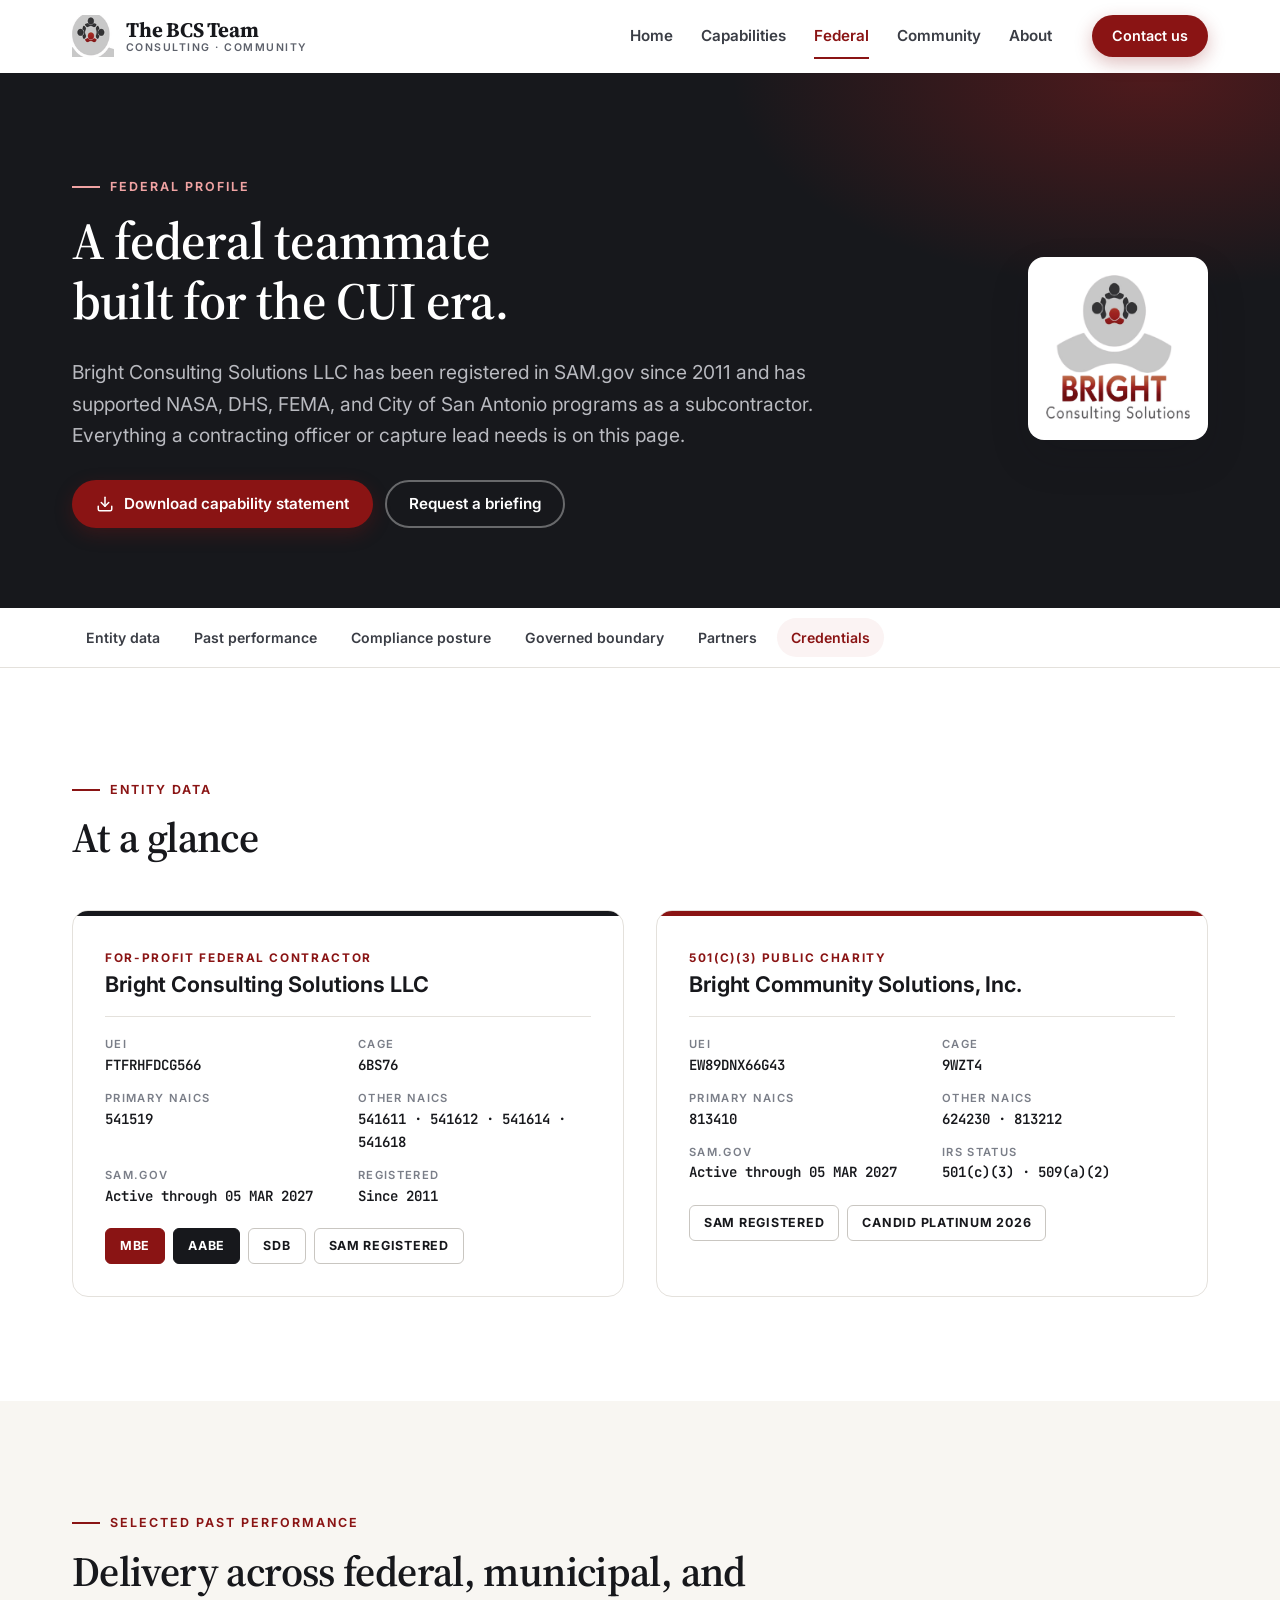
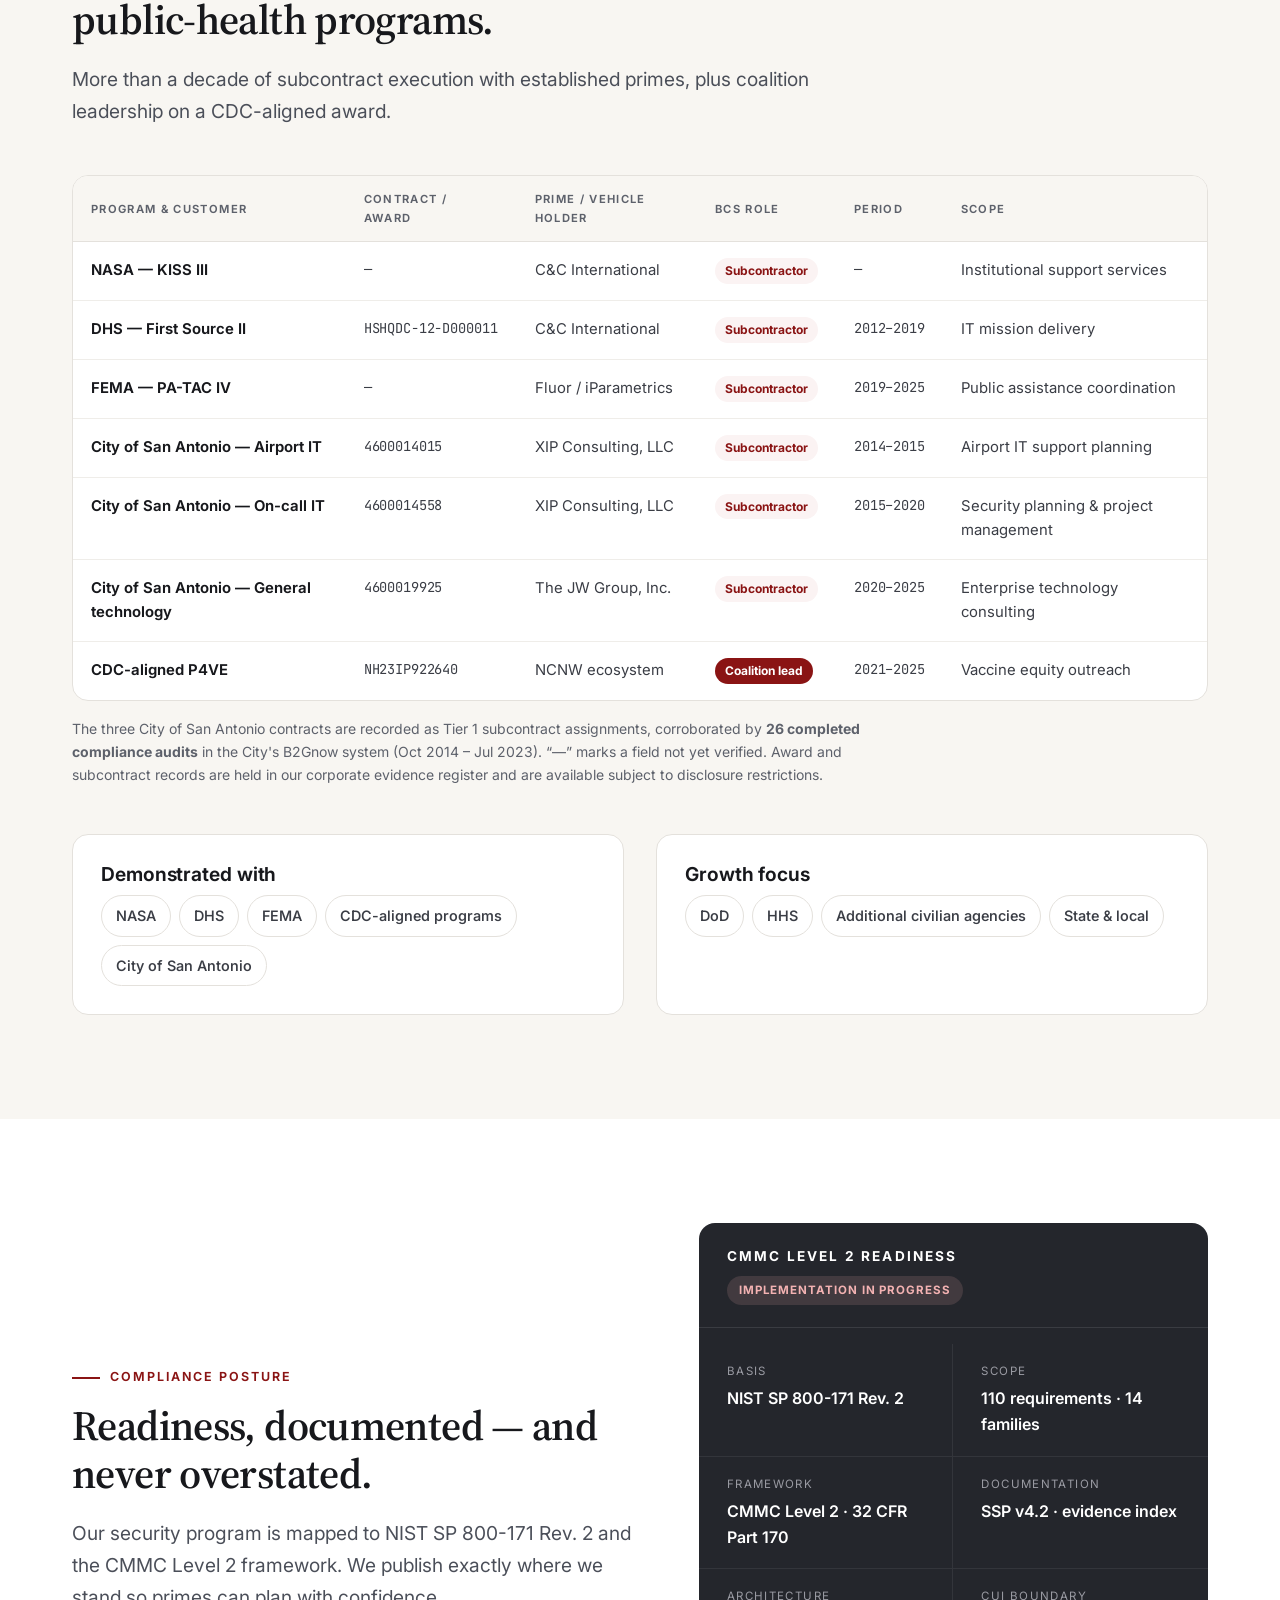
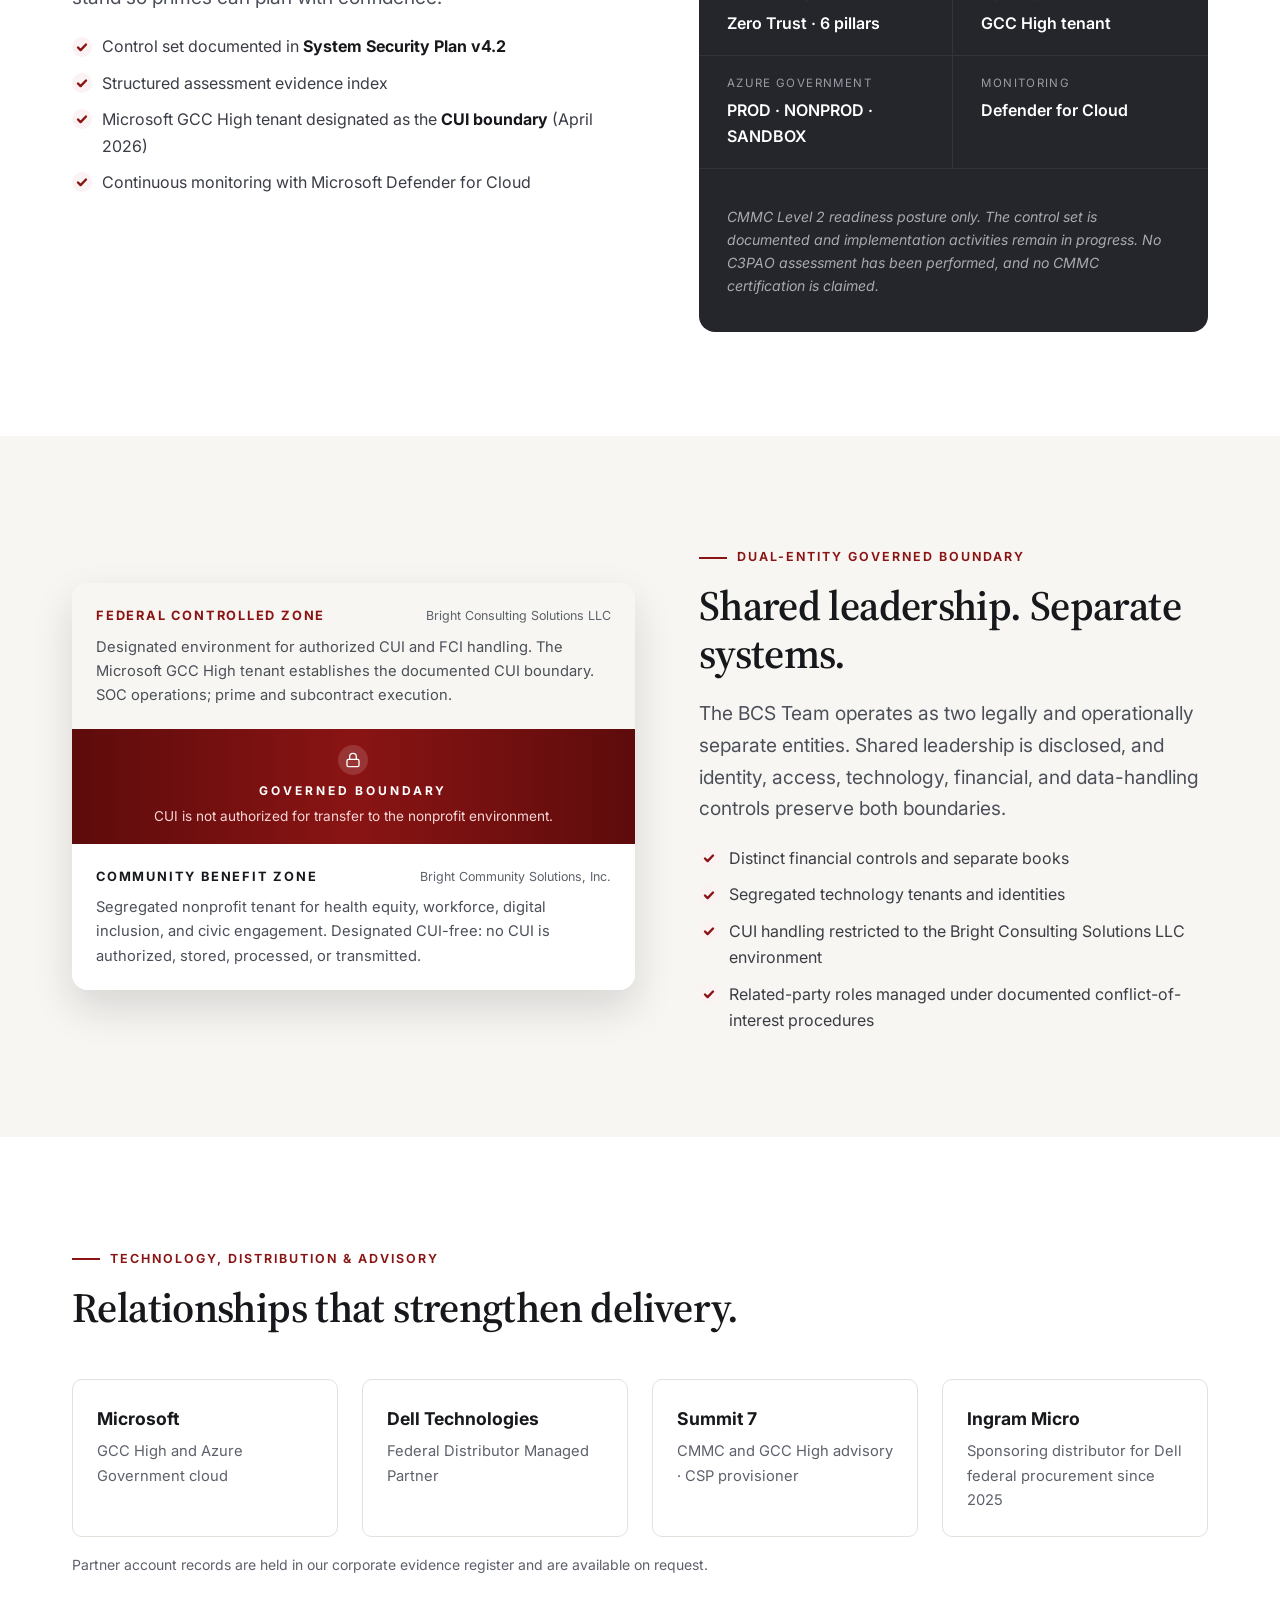
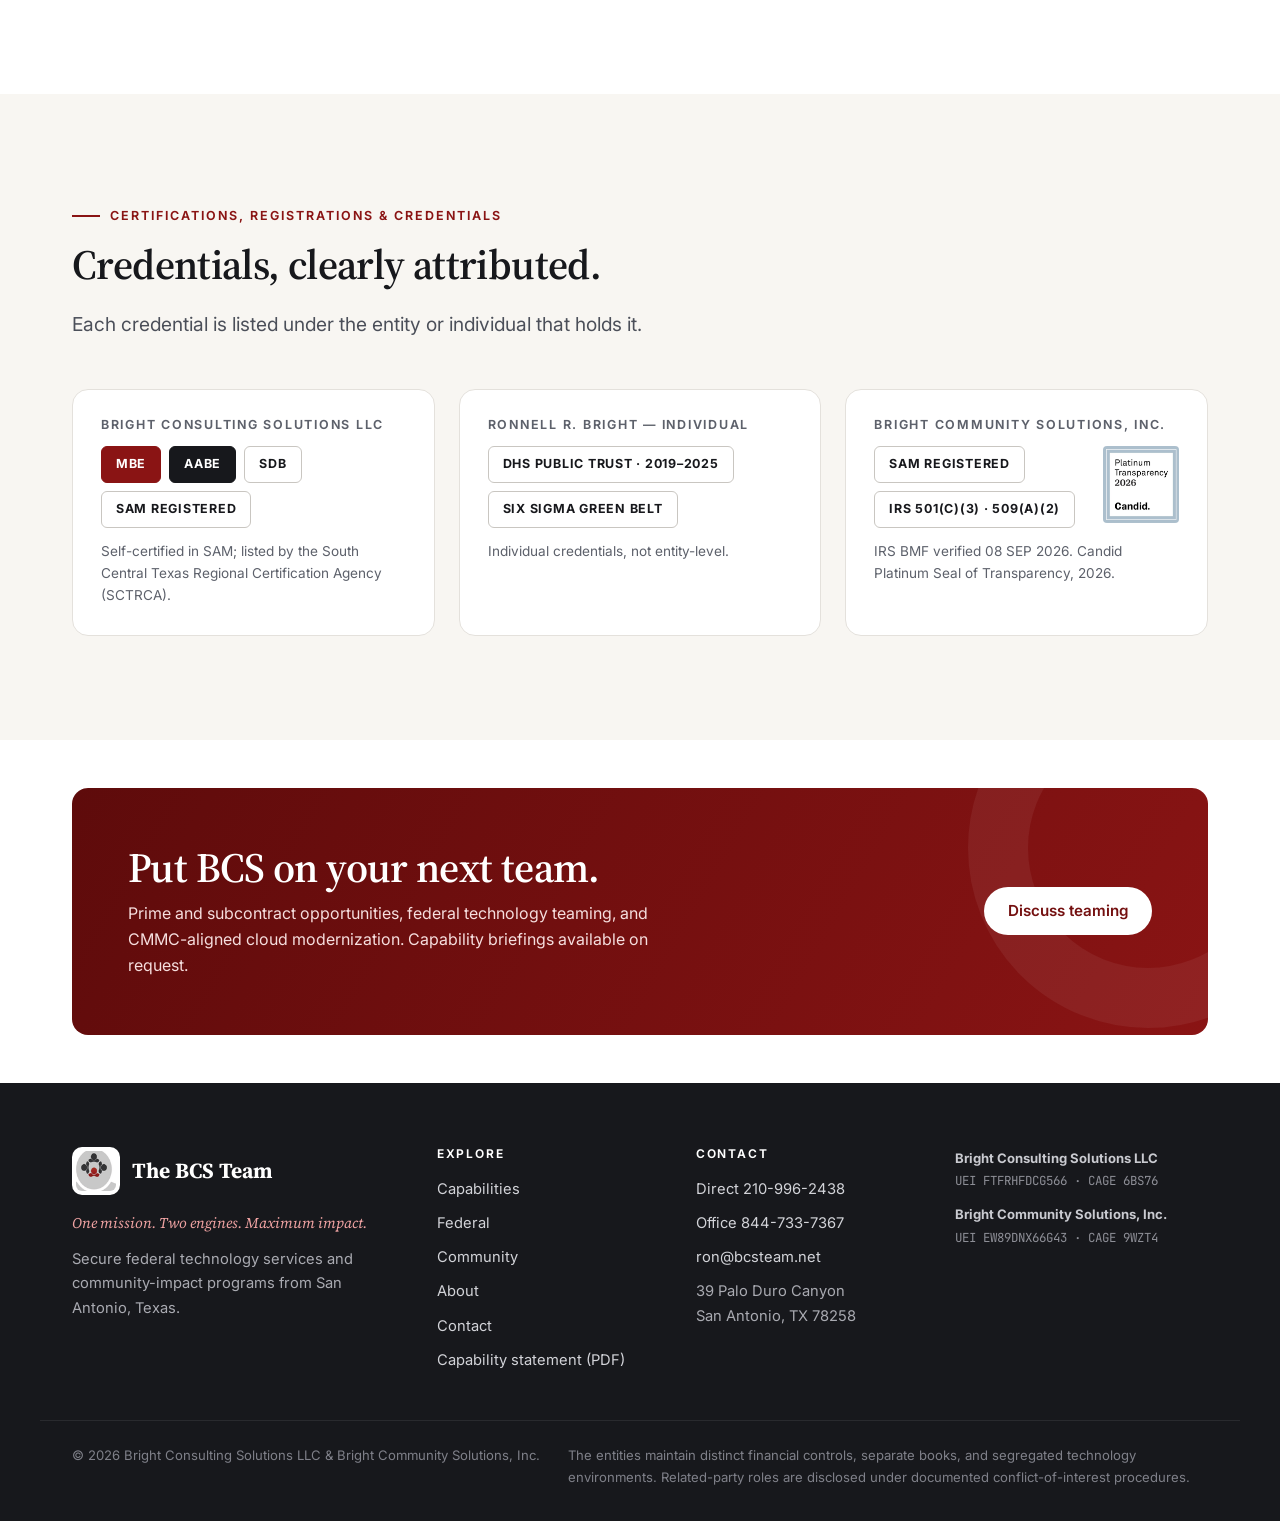
<file: federal.html>
<!doctype html>
<html lang="en" class="no-js">
<head>
  <meta charset="utf-8">
  <meta name="viewport" content="width=device-width, initial-scale=1">
  <title>Federal Profile | The BCS Team</title>
  <meta name="description" content="Bright Consulting Solutions LLC federal profile: UEI FTFRHFDCG566, CAGE 6BS76. Past performance with NASA, DHS, FEMA and the City of San Antonio; CMMC Level 2 readiness posture; technology partners.">
  <meta name="theme-color" content="#17181c">
  <meta property="og:title" content="Federal Profile | The BCS Team">
  <meta property="og:description" content="Bright Consulting Solutions LLC federal profile: UEI FTFRHFDCG566, CAGE 6BS76. Past performance with NASA, DHS, FEMA and the City of San Antonio; CMMC Level 2 readiness posture; technology partners.">
  <meta property="og:type" content="website">
  <meta property="og:image" content="assets/img/logo-consulting.png">
  <link rel="icon" type="image/png" href="assets/img/favicon.png">
  <link rel="preconnect" href="https://fonts.googleapis.com">
  <link rel="preconnect" href="https://fonts.gstatic.com" crossorigin>
  <link href="https://fonts.googleapis.com/css2?family=Inter:wght@400;500;600;700&family=JetBrains+Mono:wght@500;600&family=Source+Serif+4:ital,opsz,wght@0,8..60,500;0,8..60,600;0,8..60,700;1,8..60,500&display=swap" rel="stylesheet">
  <link rel="stylesheet" href="assets/css/styles.css">
  <script src="assets/js/main.js" defer></script>
</head>
<body>
  <a class="skip-link" href="#main">Skip to content</a>

  <header class="site-header">
    <div class="container header-inner">
      <a class="brand" href="index.html" aria-label="The BCS Team — home">
        <img src="assets/img/favicon.png" alt="" width="42" height="42">
        <span class="brand-text">
          <span class="brand-name">The BCS Team</span>
          <span class="brand-tag">Consulting · Community</span>
        </span>
      </a>
      <button class="nav-toggle" type="button" aria-expanded="false" aria-controls="site-nav" aria-label="Open menu">
        <svg class="icon-open" viewBox="0 0 24 24" fill="none" stroke="currentColor" stroke-width="2" stroke-linecap="round" aria-hidden="true"><path d="M4 6h16M4 12h16M4 18h16"/></svg>
        <svg class="icon-close" viewBox="0 0 24 24" fill="none" stroke="currentColor" stroke-width="2" stroke-linecap="round" aria-hidden="true"><path d="M18 6 6 18M6 6l12 12"/></svg>
      </button>
      <nav class="site-nav" id="site-nav" aria-label="Main">
        <ul class="nav-list">
          <li><a href="index.html">Home</a></li>
          <li><a href="capabilities.html">Capabilities</a></li>
          <li><a href="federal.html" aria-current="page">Federal</a></li>
          <li><a href="community.html">Community</a></li>
          <li><a href="about.html">About</a></li>
        </ul>
        <div class="nav-cta">
          <a class="btn btn--outline" href="assets/docs/BCS-Capability-Statement.pdf" target="_blank" rel="noopener">Capability statement (PDF)</a>
          <a class="btn btn--primary" href="contact.html">Contact us</a>
        </div>
      </nav>
    </div>
  </header>

  <main id="main">
    <section class="page-hero">
      <div class="container page-hero-grid">
        <div>
          <span class="eyebrow">Federal profile</span>
          <h1>A federal teammate built for the CUI era.</h1>
          <p class="lead">Bright Consulting Solutions LLC has been registered in SAM.gov since 2011 and has supported NASA, DHS, FEMA, and City of San Antonio programs as a subcontractor. Everything a contracting officer or capture lead needs is on this page.</p>
          <div class="btn-row" style="margin-top:28px">
            <a class="btn btn--primary" href="assets/docs/BCS-Capability-Statement.pdf" target="_blank" rel="noopener">
              <svg viewBox="0 0 24 24" fill="none" stroke="currentColor" stroke-width="2" stroke-linecap="round" stroke-linejoin="round" aria-hidden="true"><path d="M21 15v4a2 2 0 0 1-2 2H5a2 2 0 0 1-2-2v-4"/><path d="M7 10l5 5 5-5"/><path d="M12 15V3"/></svg>
              Download capability statement
            </a>
            <a class="btn btn--ghost" href="contact.html?topic=Capability%20briefing">Request a briefing</a>
          </div>
        </div>
        <img class="page-hero-logo" src="assets/img/logo-consulting.png" alt="Bright Consulting Solutions logo" width="180" height="184">
      </div>
    </section>

    <nav class="subnav" aria-label="On this page">
      <div class="container">
        <ul>
          <li><a href="#entity">Entity data</a></li>
          <li><a href="#past-performance">Past performance</a></li>
          <li><a href="#compliance">Compliance posture</a></li>
          <li><a href="#boundary">Governed boundary</a></li>
          <li><a href="#partners">Partners</a></li>
          <li><a href="#credentials">Credentials</a></li>
        </ul>
      </div>
    </nav>

    <!-- Entity data -->
    <section class="section" id="entity">
      <div class="container">
        <div class="section-head reveal">
          <span class="eyebrow">Entity data</span>
          <h2>At a glance</h2>
        </div>
        <div class="grid grid-2">
          <article class="engine reveal">
            <div>
              <span class="engine-type">For-profit federal contractor</span>
              <h3>Bright Consulting Solutions LLC</h3>
            </div>
            <dl class="id-list">
              <div><dt>UEI</dt><dd>FTFRHFDCG566</dd></div>
              <div><dt>CAGE</dt><dd>6BS76</dd></div>
              <div><dt>Primary NAICS</dt><dd>541519</dd></div>
              <div><dt>Other NAICS</dt><dd>541611 · 541612 · 541614 · 541618</dd></div>
              <div><dt>SAM.gov</dt><dd>Active through 05 MAR 2027</dd></div>
              <div><dt>Registered</dt><dd>Since 2011</dd></div>
            </dl>
            <div class="badges">
              <span class="badge badge--red">MBE</span>
              <span class="badge badge--dark">AABE</span>
              <span class="badge">SDB</span>
              <span class="badge">SAM registered</span>
            </div>
          </article>
          <article class="engine engine--community reveal">
            <div>
              <span class="engine-type">501(c)(3) public charity</span>
              <h3>Bright Community Solutions, Inc.</h3>
            </div>
            <dl class="id-list">
              <div><dt>UEI</dt><dd>EW89DNX66G43</dd></div>
              <div><dt>CAGE</dt><dd>9WZT4</dd></div>
              <div><dt>Primary NAICS</dt><dd>813410</dd></div>
              <div><dt>Other NAICS</dt><dd>624230 · 813212</dd></div>
              <div><dt>SAM.gov</dt><dd>Active through 05 MAR 2027</dd></div>
              <div><dt>IRS status</dt><dd>501(c)(3) · 509(a)(2)</dd></div>
            </dl>
            <div class="badges">
              <span class="badge">SAM registered</span>
              <span class="badge">Candid Platinum 2026</span>
            </div>
          </article>
        </div>
      </div>
    </section>

    <!-- Past performance -->
    <section class="section section--paper" id="past-performance">
      <div class="container">
        <div class="section-head reveal">
          <span class="eyebrow">Selected past performance</span>
          <h2>Delivery across federal, municipal, and public-health programs.</h2>
          <p class="lead">More than a decade of subcontract execution with established primes, plus coalition leadership on a CDC-aligned award.</p>
        </div>
        <div class="table-wrap reveal">
          <table class="data-table">
            <caption class="sr-only">Selected federal past performance</caption>
            <thead>
              <tr>
                <th scope="col">Program &amp; customer</th>
                <th scope="col">Contract / award</th>
                <th scope="col">Prime / vehicle holder</th>
                <th scope="col">BCS role</th>
                <th scope="col">Period</th>
                <th scope="col">Scope</th>
              </tr>
            </thead>
            <tbody>
              <tr>
                <td>NASA — KISS III</td>
                <td data-label="Contract" class="mono">—</td>
                <td data-label="Prime">C&amp;C International</td>
                <td data-label="Role"><span class="role">Subcontractor</span></td>
                <td data-label="Period" class="mono">—</td>
                <td data-label="Scope">Institutional support services</td>
              </tr>
              <tr>
                <td>DHS — First Source II</td>
                <td data-label="Contract" class="mono">HSHQDC-12-D000011</td>
                <td data-label="Prime">C&amp;C International</td>
                <td data-label="Role"><span class="role">Subcontractor</span></td>
                <td data-label="Period" class="mono">2012–2019</td>
                <td data-label="Scope">IT mission delivery</td>
              </tr>
              <tr>
                <td>FEMA — PA-TAC IV</td>
                <td data-label="Contract" class="mono">—</td>
                <td data-label="Prime">Fluor / iParametrics</td>
                <td data-label="Role"><span class="role">Subcontractor</span></td>
                <td data-label="Period" class="mono">2019–2025</td>
                <td data-label="Scope">Public assistance coordination</td>
              </tr>
              <tr>
                <td>City of San Antonio — Airport IT</td>
                <td data-label="Contract" class="mono">4600014015</td>
                <td data-label="Prime">XIP Consulting, LLC</td>
                <td data-label="Role"><span class="role">Subcontractor</span></td>
                <td data-label="Period" class="mono">2014–2015</td>
                <td data-label="Scope">Airport IT support planning</td>
              </tr>
              <tr>
                <td>City of San Antonio — On-call IT</td>
                <td data-label="Contract" class="mono">4600014558</td>
                <td data-label="Prime">XIP Consulting, LLC</td>
                <td data-label="Role"><span class="role">Subcontractor</span></td>
                <td data-label="Period" class="mono">2015–2020</td>
                <td data-label="Scope">Security planning &amp; project management</td>
              </tr>
              <tr>
                <td>City of San Antonio — General technology</td>
                <td data-label="Contract" class="mono">4600019925</td>
                <td data-label="Prime">The JW Group, Inc.</td>
                <td data-label="Role"><span class="role">Subcontractor</span></td>
                <td data-label="Period" class="mono">2020–2025</td>
                <td data-label="Scope">Enterprise technology consulting</td>
              </tr>
              <tr>
                <td>CDC-aligned P4VE</td>
                <td data-label="Contract" class="mono">NH23IP922640</td>
                <td data-label="Prime">NCNW ecosystem</td>
                <td data-label="Role"><span class="role role--lead">Coalition lead</span></td>
                <td data-label="Period" class="mono">2021–2025</td>
                <td data-label="Scope">Vaccine equity outreach</td>
              </tr>
            </tbody>
          </table>
        </div>
        <p class="small muted reveal" style="margin-top:16px; max-width:90ch">The three City of San Antonio contracts are recorded as Tier 1 subcontract assignments, corroborated by <strong>26 completed compliance audits</strong> in the City's B2Gnow system (Oct 2014 – Jul 2023). “—” marks a field not yet verified. Award and subcontract records are held in our corporate evidence register and are available subject to disclosure restrictions.</p>

        <div class="grid grid-2 reveal" style="margin-top:48px">
          <div class="card">
            <h3>Demonstrated with</h3>
            <ul class="chips"><li>NASA</li><li>DHS</li><li>FEMA</li><li>CDC-aligned programs</li><li>City of San Antonio</li></ul>
          </div>
          <div class="card">
            <h3>Growth focus</h3>
            <ul class="chips"><li>DoD</li><li>HHS</li><li>Additional civilian agencies</li><li>State &amp; local</li></ul>
          </div>
        </div>
      </div>
    </section>

    <!-- Compliance -->
    <section class="section" id="compliance">
      <div class="container split">
        <div class="reveal">
          <span class="eyebrow">Compliance posture</span>
          <h2>Readiness, documented — and never overstated.</h2>
          <p class="lead">Our security program is mapped to NIST SP 800-171 Rev. 2 and the CMMC Level 2 framework. We publish exactly where we stand so primes can plan with confidence.</p>
          <ul class="check-list">
            <li>Control set documented in <strong>System Security Plan v4.2</strong></li>
            <li>Structured assessment evidence index</li>
            <li>Microsoft GCC High tenant designated as the <strong>CUI boundary</strong> (April 2026)</li>
            <li>Continuous monitoring with Microsoft Defender for Cloud</li>
          </ul>
        </div>
        <div class="compliance reveal">
          <div class="compliance-head">
            <strong>CMMC Level 2 readiness</strong>
            <span class="status-pill">Implementation in progress</span>
          </div>
          <dl class="compliance-grid">
            <div><dt>Basis</dt><dd>NIST SP 800-171 Rev. 2</dd></div>
            <div><dt>Scope</dt><dd>110 requirements · 14 families</dd></div>
            <div><dt>Framework</dt><dd>CMMC Level 2 · 32 CFR Part 170</dd></div>
            <div><dt>Documentation</dt><dd>SSP v4.2 · evidence index</dd></div>
            <div><dt>Architecture</dt><dd>Zero Trust · 6 pillars</dd></div>
            <div><dt>CUI boundary</dt><dd>GCC High tenant</dd></div>
            <div><dt>Azure Government</dt><dd>PROD · NONPROD · SANDBOX</dd></div>
            <div><dt>Monitoring</dt><dd>Defender for Cloud</dd></div>
          </dl>
          <p class="compliance-foot">CMMC Level 2 readiness posture only. The control set is documented and implementation activities remain in progress. No C3PAO assessment has been performed, and no CMMC certification is claimed.</p>
        </div>
      </div>
    </section>

    <!-- Boundary -->
    <section class="section section--paper" id="boundary">
      <div class="container split split--reverse">
        <div class="reveal">
          <span class="eyebrow">Dual-entity governed boundary</span>
          <h2>Shared leadership. Separate systems.</h2>
          <p class="lead">The BCS Team operates as two legally and operationally separate entities. Shared leadership is disclosed, and identity, access, technology, financial, and data-handling controls preserve both boundaries.</p>
          <ul class="check-list">
            <li>Distinct financial controls and separate books</li>
            <li>Segregated technology tenants and identities</li>
            <li>CUI handling restricted to the Bright Consulting Solutions LLC environment</li>
            <li>Related-party roles managed under documented conflict-of-interest procedures</li>
          </ul>
        </div>
        <div class="boundary reveal" role="img" aria-label="Diagram: the Federal Controlled Zone and the Community Benefit Zone are separated by a governed boundary. CUI is not authorized for transfer to the nonprofit environment.">
          <div class="zone zone--fed">
            <div class="zone-label"><strong>Federal Controlled Zone</strong><span>Bright Consulting Solutions LLC</span></div>
            <p>Designated environment for authorized CUI and FCI handling. The Microsoft GCC High tenant establishes the documented CUI boundary. SOC operations; prime and subcontract execution.</p>
          </div>
          <div class="gate">
            <span class="lock"><svg viewBox="0 0 24 24" fill="none" stroke="currentColor" stroke-width="2" stroke-linecap="round" stroke-linejoin="round" aria-hidden="true"><rect width="18" height="11" x="3" y="11" rx="2"/><path d="M7 11V7a5 5 0 0 1 10 0v4"/></svg></span>
            <strong>Governed boundary</strong>
            <p>CUI is not authorized for transfer to the nonprofit environment.</p>
          </div>
          <div class="zone zone--com">
            <div class="zone-label"><strong>Community Benefit Zone</strong><span>Bright Community Solutions, Inc.</span></div>
            <p>Segregated nonprofit tenant for health equity, workforce, digital inclusion, and civic engagement. Designated CUI-free: no CUI is authorized, stored, processed, or transmitted.</p>
          </div>
        </div>
      </div>
    </section>

    <!-- Partners -->
    <section class="section" id="partners">
      <div class="container">
        <div class="section-head reveal">
          <span class="eyebrow">Technology, distribution &amp; advisory</span>
          <h2>Relationships that strengthen delivery.</h2>
        </div>
        <div class="grid grid-4">
          <div class="partner reveal"><strong>Microsoft</strong><span>GCC High and Azure Government cloud</span></div>
          <div class="partner reveal"><strong>Dell Technologies</strong><span>Federal Distributor Managed Partner</span></div>
          <div class="partner reveal"><strong>Summit 7</strong><span>CMMC and GCC High advisory · CSP provisioner</span></div>
          <div class="partner reveal"><strong>Ingram Micro</strong><span>Sponsoring distributor for Dell federal procurement since 2025</span></div>
        </div>
        <p class="small muted reveal" style="margin-top:16px">Partner account records are held in our corporate evidence register and are available on request.</p>
      </div>
    </section>

    <!-- Credentials -->
    <section class="section section--paper" id="credentials">
      <div class="container">
        <div class="section-head reveal">
          <span class="eyebrow">Certifications, registrations &amp; credentials</span>
          <h2>Credentials, clearly attributed.</h2>
          <p class="lead">Each credential is listed under the entity or individual that holds it.</p>
        </div>
        <div class="grid grid-3">
          <div class="card cred-group reveal">
            <h3>Bright Consulting Solutions LLC</h3>
            <div class="badges">
              <span class="badge badge--red">MBE</span>
              <span class="badge badge--dark">AABE</span>
              <span class="badge">SDB</span>
              <span class="badge">SAM registered</span>
            </div>
            <p>Self-certified in SAM; listed by the South Central Texas Regional Certification Agency (SCTRCA).</p>
          </div>
          <div class="card cred-group reveal">
            <h3>Ronnell R. Bright — individual</h3>
            <div class="badges">
              <span class="badge">DHS Public Trust · 2019–2025</span>
              <span class="badge">Six Sigma Green Belt</span>
            </div>
            <p>Individual credentials, not entity-level.</p>
          </div>
          <div class="card cred-group reveal">
            <h3>Bright Community Solutions, Inc.</h3>
            <div style="display:flex; gap:16px; align-items:flex-start">
              <div class="badges">
                <span class="badge">SAM registered</span>
                <span class="badge">IRS 501(c)(3) · 509(a)(2)</span>
              </div>
              <img src="assets/img/candid-platinum-2026.png" alt="Candid Platinum Seal of Transparency 2026" width="76" height="77" style="flex:none; border-radius:4px">
            </div>
            <p>IRS BMF verified 08 SEP 2026. Candid Platinum Seal of Transparency, 2026.</p>
          </div>
        </div>
      </div>
    </section>

    <section class="section section--tight">
      <div class="container">
        <div class="cta-band reveal">
          <div>
            <h2>Put BCS on your next team.</h2>
            <p>Prime and subcontract opportunities, federal technology teaming, and CMMC-aligned cloud modernization. Capability briefings available on request.</p>
          </div>
          <div class="btn-row">
            <a class="btn btn--light" href="contact.html?topic=Teaming%20partner">Discuss teaming</a>
          </div>
        </div>
      </div>
    </section>
  </main>

  <footer class="site-footer">
    <div class="container footer-top">
      <div>
        <div class="footer-brand"><img src="assets/img/favicon.png" alt="" width="48" height="48"><span>The BCS Team</span></div>
        <p class="footer-tagline">One mission. Two engines. Maximum impact.</p>
        <p>Secure federal technology services and community-impact programs from San Antonio, Texas.</p>
      </div>
      <div>
        <h4>Explore</h4>
        <ul>
          <li><a href="capabilities.html">Capabilities</a></li>
          <li><a href="federal.html">Federal</a></li>
          <li><a href="community.html">Community</a></li>
          <li><a href="about.html">About</a></li>
          <li><a href="contact.html">Contact</a></li>
          <li><a href="assets/docs/BCS-Capability-Statement.pdf" target="_blank" rel="noopener">Capability statement (PDF)</a></li>
        </ul>
      </div>
      <div>
        <h4>Contact</h4>
        <ul>
          <li><a href="tel:+12109962438">Direct 210-996-2438</a></li>
          <li><a href="tel:+18447337367">Office 844-733-7367</a></li>
          <li><a href="mailto:ron@bcsteam.net">ron@bcsteam.net</a></li>
          <li>39 Palo Duro Canyon<br>San Antonio, TX 78258</li>
        </ul>
      </div>
      <div class="footer-ids">
        <strong>Bright Consulting Solutions LLC</strong>
        UEI FTFRHFDCG566 · CAGE 6BS76
        <strong>Bright Community Solutions, Inc.</strong>
        UEI EW89DNX66G43 · CAGE 9WZT4
      </div>
    </div>
    <div class="container footer-bottom">
      <p>&copy; <span data-year>2026</span> Bright Consulting Solutions LLC &amp; Bright Community Solutions, Inc.</p>
      <p>The entities maintain distinct financial controls, separate books, and segregated technology environments. Related-party roles are disclosed under documented conflict-of-interest procedures.</p>
    </div>
  </footer>
</body>
</html>
</file>
<file: assets/css/styles.css>
/* ==========================================================================
   The BCS Team — site styles
   Plain CSS, no build step. Mobile-first; breakpoints at 640 / 960 / 1200px.
   ========================================================================== */

:root {
  /* Brand */
  --red-950: #3d0707;
  --red-900: #5e0b0b;
  --red-800: #741010;
  --red-700: #8a1414;
  --red-600: #a51d1d;
  --red-100: #f6e7e7;
  --red-50:  #fbf3f3;

  /* Neutrals */
  --ink: #17181c;
  --charcoal: #24262c;
  --slate: #3a3d45;
  --gray-700: #4b4f59;
  --gray-600: #5d616b;
  --gray-500: #7a7e88;
  --gray-300: #c9c6c1;
  --gray-200: #e4e1dc;
  --gray-100: #efede9;
  --paper: #f8f6f2;
  --white: #ffffff;

  /* Type */
  --font-sans: "Inter", system-ui, -apple-system, "Segoe UI", Roboto, sans-serif;
  --font-serif: "Source Serif 4", Georgia, "Times New Roman", serif;
  --font-mono: "JetBrains Mono", ui-monospace, SFMono-Regular, Consolas, monospace;

  /* Layout */
  --container: 1200px;
  --gutter: 20px;
  --radius: 10px;
  --radius-lg: 16px;
  --header-h: 72px;
  --shadow-sm: 0 1px 2px rgba(23, 24, 28, .06), 0 1px 3px rgba(23, 24, 28, .08);
  --shadow-md: 0 4px 12px rgba(23, 24, 28, .08), 0 2px 4px rgba(23, 24, 28, .05);
  --shadow-lg: 0 18px 40px rgba(23, 24, 28, .14);
  --ease: cubic-bezier(.2, .7, .2, 1);
}

@media (min-width: 640px) { :root { --gutter: 28px; } }
@media (min-width: 1200px) { :root { --gutter: 32px; } }

/* ---------- Reset ---------- */
*, *::before, *::after { box-sizing: border-box; }
html { -webkit-text-size-adjust: 100%; scroll-behavior: smooth; scroll-padding-top: calc(var(--header-h) + 16px); }
@media (prefers-reduced-motion: reduce) { html { scroll-behavior: auto; } }
body {
  margin: 0;
  font-family: var(--font-sans);
  font-size: 1rem;
  line-height: 1.65;
  color: var(--charcoal);
  background: var(--white);
  overflow-x: hidden;
  text-rendering: optimizeLegibility;
  -webkit-font-smoothing: antialiased;
}
img { max-width: 100%; height: auto; display: block; }
a { color: var(--red-700); text-decoration-thickness: 1px; text-underline-offset: 3px; }
a:hover { color: var(--red-900); }
h1, h2, h3, h4 { color: var(--ink); line-height: 1.15; margin: 0 0 .5em; }
h1, h2 { font-family: var(--font-serif); font-weight: 600; letter-spacing: -.015em; }
h1 { font-size: clamp(2.25rem, 5.5vw, 3.75rem); }
h2 { font-size: clamp(1.75rem, 3.6vw, 2.6rem); }
h3 { font-size: 1.2rem; font-weight: 650; letter-spacing: -.005em; }
h4 { font-size: 1rem; font-weight: 650; }
p { margin: 0 0 1em; }
ul { padding-left: 1.2em; }
:focus-visible { outline: 3px solid var(--red-600); outline-offset: 3px; border-radius: 4px; }

.skip-link {
  position: absolute; left: 12px; top: -48px; z-index: 200;
  background: var(--ink); color: var(--white); padding: 10px 16px; border-radius: 6px;
}
.skip-link:focus { top: 12px; color: var(--white); }

.sr-only { position: absolute; width: 1px; height: 1px; padding: 0; margin: -1px; overflow: hidden; clip: rect(0 0 0 0); white-space: nowrap; border: 0; }

/* ---------- Layout helpers ---------- */
.container { width: 100%; max-width: var(--container); margin: 0 auto; padding: 0 var(--gutter); }
.section { padding: 72px 0; }
@media (min-width: 960px) { .section { padding: 104px 0; } }
.section--paper { background: var(--paper); }
.section--dark { background: var(--ink); color: #d6d6da; }
.section--dark h2, .section--dark h3 { color: var(--white); }
.section--tight { padding: 48px 0; }

.eyebrow {
  display: inline-flex; align-items: center; gap: 10px;
  font-size: .78rem; font-weight: 650; letter-spacing: .16em; text-transform: uppercase;
  color: var(--red-700); margin-bottom: 14px;
}
.eyebrow::before { content: ""; width: 28px; height: 2px; background: currentColor; }
.section--dark .eyebrow, .hero .eyebrow, .page-hero .eyebrow { color: #f0a3a3; }

.lead { font-size: clamp(1.05rem, 1.6vw, 1.2rem); color: var(--gray-700); max-width: 62ch; }
.section--dark .lead { color: #b9bac0; }
.section-head { max-width: 760px; margin-bottom: 48px; }
.section-head--center { margin-left: auto; margin-right: auto; text-align: center; }
.section-head--center .eyebrow { justify-content: center; }
.section-head--center .lead { margin-left: auto; margin-right: auto; }

.grid { display: grid; gap: 24px; }
.grid-2 { grid-template-columns: 1fr; }
.grid-3 { grid-template-columns: 1fr; }
.grid-4 { grid-template-columns: 1fr; }
@media (min-width: 640px) {
  .grid-3, .grid-4 { grid-template-columns: repeat(2, 1fr); }
}
@media (min-width: 960px) {
  .grid-2 { grid-template-columns: repeat(2, 1fr); gap: 32px; }
  .grid-3 { grid-template-columns: repeat(3, 1fr); }
  .grid-4 { grid-template-columns: repeat(4, 1fr); }
}
.split { display: grid; gap: 40px; align-items: center; }
@media (min-width: 960px) {
  .split { grid-template-columns: 1.05fr .95fr; gap: 64px; }
  .split--reverse > :first-child { order: 2; }
}

.mono { font-family: var(--font-mono); font-size: .92em; letter-spacing: -.01em; }
.muted { color: var(--gray-600); }
.small { font-size: .875rem; }

/* ---------- Buttons ---------- */
.btn {
  display: inline-flex; align-items: center; justify-content: center; gap: 10px;
  min-height: 48px; padding: 12px 22px; border-radius: 999px;
  font: 600 .95rem/1.2 var(--font-sans); text-decoration: none; cursor: pointer;
  border: 2px solid transparent; transition: background .2s var(--ease), color .2s var(--ease), border-color .2s var(--ease), transform .2s var(--ease), box-shadow .2s var(--ease);
}
.btn svg { width: 18px; height: 18px; flex: none; }
.btn--primary { background: var(--red-700); color: var(--white); box-shadow: 0 6px 18px rgba(138, 20, 20, .28); }
.btn--primary:hover { background: var(--red-800); color: var(--white); transform: translateY(-1px); }
.btn--ghost { border-color: rgba(255, 255, 255, .35); color: var(--white); }
.btn--ghost:hover { border-color: var(--white); background: rgba(255, 255, 255, .08); color: var(--white); }
.btn--outline { border-color: var(--gray-300); color: var(--ink); background: var(--white); }
.btn--outline:hover { border-color: var(--ink); color: var(--ink); }
.btn--light { background: var(--white); color: var(--red-800); }
.btn--light:hover { background: var(--red-50); color: var(--red-900); }
.btn-row { display: flex; flex-wrap: wrap; gap: 12px; }
@media (max-width: 479px) { .btn-row .btn { flex: 1 1 100%; } }

.text-link {
  display: inline-flex; align-items: center; gap: 6px; font-weight: 600; text-decoration: none;
}
.text-link::after { content: "→"; transition: transform .2s var(--ease); }
.text-link:hover::after { transform: translateX(4px); }

/* ---------- Header ---------- */
.site-header {
  position: sticky; top: 0; z-index: 100;
  border-bottom: 1px solid transparent;
  transition: border-color .2s var(--ease), box-shadow .2s var(--ease);
}
/* The frosted background lives on a pseudo-element: backdrop-filter on the header itself
   would become the containing block for the fixed mobile menu and collapse its height. */
.site-header::before {
  content: ""; position: absolute; inset: 0; z-index: -1;
  background: rgba(255, 255, 255, .94);
  backdrop-filter: saturate(160%) blur(10px);
  -webkit-backdrop-filter: saturate(160%) blur(10px);
}
.site-header.is-scrolled { border-bottom-color: var(--gray-200); box-shadow: var(--shadow-sm); }
.header-inner { display: flex; align-items: center; justify-content: space-between; gap: 20px; height: var(--header-h); }

.brand { display: flex; align-items: center; gap: 12px; text-decoration: none; color: var(--ink); flex: none; }
.brand img { width: 42px; height: 42px; object-fit: contain; }
.brand-text { display: flex; flex-direction: column; line-height: 1.1; }
.brand-name { font-family: var(--font-serif); font-weight: 700; font-size: 1.3rem; letter-spacing: -.01em; }
.brand-tag { font-size: .66rem; font-weight: 600; letter-spacing: .14em; text-transform: uppercase; color: var(--gray-600); }
.brand:hover { color: var(--ink); }

.nav-toggle {
  display: inline-flex; align-items: center; justify-content: center;
  width: 46px; height: 46px; border-radius: 10px; border: 1px solid var(--gray-200);
  background: var(--white); color: var(--ink); cursor: pointer;
}
.nav-toggle svg { width: 22px; height: 22px; }
.nav-toggle .icon-close { display: none; }
.nav-open .nav-toggle .icon-open { display: none; }
.nav-open .nav-toggle .icon-close { display: block; }

.site-nav {
  position: fixed; top: var(--header-h); left: 0; right: 0; z-index: 99;
  height: calc(100vh - var(--header-h)); height: calc(100dvh - var(--header-h));
  background: var(--white); padding: 16px var(--gutter) 32px;
  overflow-y: auto; visibility: hidden; opacity: 0; transform: translateY(-8px);
  transition: opacity .2s var(--ease), transform .2s var(--ease), visibility 0s linear .2s;
}
.nav-open .site-nav { visibility: visible; opacity: 1; transform: none; transition-delay: 0s; }
.nav-open { overflow: hidden; }
.nav-list { list-style: none; margin: 0; padding: 0; }
.nav-list a {
  display: block; padding: 14px 4px; border-bottom: 1px solid var(--gray-100);
  font-weight: 600; font-size: 1.1rem; color: var(--ink); text-decoration: none;
}
.nav-list a[aria-current="page"] { color: var(--red-700); }
.nav-cta { margin-top: 24px; display: grid; gap: 12px; }

@media (min-width: 1024px) {
  .nav-toggle { display: none; }
  .site-nav {
    position: static; inset: auto; height: auto; padding: 0; background: none; overflow: visible;
    visibility: visible; opacity: 1; transform: none; display: flex; align-items: center; gap: 28px;
  }
  .nav-list { display: flex; gap: 4px; }
  .nav-list a {
    position: relative; padding: 8px 12px; border: 0; font-size: .95rem; color: var(--slate); border-radius: 8px;
  }
  .nav-list a:hover { color: var(--ink); background: var(--gray-100); }
  .nav-list a[aria-current="page"] { color: var(--red-700); }
  .nav-list a[aria-current="page"]::after {
    content: ""; position: absolute; left: 12px; right: 12px; bottom: -2px; height: 2px; background: var(--red-700);
  }
  .nav-cta { margin: 0; display: flex; }
  .nav-cta .btn { min-height: 42px; padding: 9px 18px; font-size: .9rem; }
  .nav-cta .btn--outline { display: none; }
}

/* ---------- Hero (home) ---------- */
.hero {
  position: relative; overflow: hidden; color: #d9d9de;
  background:
    radial-gradient(900px 500px at 85% 10%, rgba(165, 29, 29, .42), transparent 60%),
    radial-gradient(700px 420px at -10% 110%, rgba(165, 29, 29, .22), transparent 60%),
    var(--ink);
}
.hero::before {
  content: ""; position: absolute; inset: 0; pointer-events: none; opacity: .5;
  background-image:
    linear-gradient(rgba(255, 255, 255, .045) 1px, transparent 1px),
    linear-gradient(90deg, rgba(255, 255, 255, .045) 1px, transparent 1px);
  background-size: 48px 48px;
  -webkit-mask-image: linear-gradient(180deg, #000 0%, transparent 85%);
          mask-image: linear-gradient(180deg, #000 0%, transparent 85%);
}
.hero-inner { position: relative; display: grid; gap: 48px; padding-top: 64px; padding-bottom: 72px; align-items: center; }
@media (min-width: 960px) { .hero-inner { grid-template-columns: 1.1fr .9fr; gap: 56px; padding-top: 96px; padding-bottom: 112px; } }
.hero h1 { color: var(--white); margin-bottom: 20px; }
.hero h1 em { font-style: italic; color: #f3b2b2; font-weight: 500; }
.hero .lead { color: #c0c1c7; margin-bottom: 32px; }
.hero-tagline { font-family: var(--font-serif); font-style: italic; color: #f0a3a3; font-size: 1.15rem; margin-bottom: 18px; }

.hero-facts {
  display: grid; grid-template-columns: repeat(2, 1fr); gap: 1px; margin-top: 44px;
  background: rgba(255, 255, 255, .1); border: 1px solid rgba(255, 255, 255, .1); border-radius: var(--radius);
  overflow: hidden;
}
@media (min-width: 640px) { .hero-facts { grid-template-columns: repeat(4, 1fr); } }
.hero-facts div { background: rgba(23, 24, 28, .82); padding: 14px 16px; }
.hero-facts dt { font-size: .68rem; letter-spacing: .14em; text-transform: uppercase; color: #9a9ba3; }
.hero-facts dd { margin: 2px 0 0; color: var(--white); font-weight: 600; font-size: .95rem; }

/* Governed boundary visual */
.boundary {
  position: relative; border-radius: var(--radius-lg); overflow: hidden;
  background: var(--white); color: var(--charcoal); box-shadow: var(--shadow-lg);
}
.hero .boundary { box-shadow: 0 30px 80px rgba(0, 0, 0, .45); }
.zone { padding: 22px 24px; }
.zone--fed { background: var(--paper); }
.zone--com { background: var(--white); }
.zone-label { display: flex; flex-wrap: wrap; justify-content: space-between; gap: 4px 12px; align-items: baseline; margin-bottom: 8px; }
.zone-label strong { font-size: .8rem; letter-spacing: .14em; text-transform: uppercase; color: var(--red-700); }
.zone--com .zone-label strong { color: var(--ink); }
.zone-label span { font-size: .78rem; color: var(--gray-600); }
.zone p { margin: 0; font-size: .92rem; color: var(--gray-700); }
.zone-tags { display: flex; flex-wrap: wrap; gap: 6px; margin-top: 12px; }
.zone-tags span { font-size: .72rem; font-weight: 600; padding: 4px 9px; border-radius: 999px; background: var(--white); border: 1px solid var(--gray-200); color: var(--slate); }
.zone--com .zone-tags span { background: var(--paper); }
.gate {
  position: relative; background: linear-gradient(90deg, var(--red-900), var(--red-700), var(--red-900));
  color: var(--white); text-align: center; padding: 16px 24px;
}
.gate strong { display: block; font-size: .75rem; letter-spacing: .24em; text-transform: uppercase; margin-bottom: 4px; }
.gate p { margin: 0; font-size: .85rem; color: #f5d6d6; }
.gate .lock { display: inline-flex; width: 30px; height: 30px; align-items: center; justify-content: center; border-radius: 50%; background: rgba(255, 255, 255, .14); margin-bottom: 6px; }
.gate .lock svg { width: 16px; height: 16px; }

/* ---------- Page hero (interior) ---------- */
.page-hero {
  position: relative; overflow: hidden; color: #cfd0d6;
  background:
    radial-gradient(700px 360px at 90% 0%, rgba(165, 29, 29, .4), transparent 60%),
    var(--ink);
  padding: 64px 0 56px;
}
@media (min-width: 960px) { .page-hero { padding: 96px 0 80px; } }
.page-hero h1 { color: var(--white); font-size: clamp(2rem, 4.6vw, 3.25rem); max-width: 18ch; }
.page-hero .lead { color: #b9bac0; }
.page-hero-grid { display: grid; gap: 32px; align-items: center; }
@media (min-width: 960px) { .page-hero-grid { grid-template-columns: 1fr auto; } }
.page-hero-logo { background: var(--white); border-radius: var(--radius-lg); padding: 18px; width: 180px; box-shadow: var(--shadow-lg); }
@media (max-width: 959px) { .page-hero-logo { width: 140px; } }

.subnav { background: var(--white); border-bottom: 1px solid var(--gray-200); position: sticky; top: var(--header-h); z-index: 50; }
.subnav ul { display: flex; gap: 6px; list-style: none; margin: 0; padding: 10px 0; overflow-x: auto; scrollbar-width: none; }
.subnav ul::-webkit-scrollbar { display: none; }
.subnav a { display: block; white-space: nowrap; padding: 8px 14px; border-radius: 999px; font-size: .88rem; font-weight: 600; color: var(--slate); text-decoration: none; }
.subnav a:hover, .subnav a.is-active { background: var(--red-50); color: var(--red-700); }

/* ---------- Trust strip ---------- */
.trust { border-bottom: 1px solid var(--gray-200); background: var(--white); }
.trust-inner { display: flex; flex-direction: column; gap: 14px; padding-top: 26px; padding-bottom: 26px; }
@media (min-width: 960px) { .trust-inner { flex-direction: row; align-items: center; gap: 32px; } }
.trust-label { font-size: .75rem; font-weight: 650; letter-spacing: .14em; text-transform: uppercase; color: var(--gray-500); flex: none; }
.trust-list { display: flex; flex-wrap: wrap; gap: 10px 28px; list-style: none; margin: 0; padding: 0; }
.trust-list li { font-weight: 700; color: var(--slate); font-size: 1rem; letter-spacing: .01em; }
.trust-list li span { font-weight: 500; color: var(--gray-500); font-size: .85rem; }

/* ---------- Cards ---------- */
.card {
  position: relative; background: var(--white); border: 1px solid var(--gray-200); border-radius: var(--radius-lg);
  padding: 28px; transition: transform .25s var(--ease), box-shadow .25s var(--ease), border-color .25s var(--ease);
}
.card--link:hover { transform: translateY(-4px); box-shadow: var(--shadow-md); border-color: var(--gray-300); }
.card h3 { margin-bottom: 10px; }
.card p { color: var(--gray-700); font-size: .96rem; }
.card ul { margin: 0; padding: 0; list-style: none; }
.card li { position: relative; padding-left: 18px; margin: 6px 0; font-size: .93rem; color: var(--slate); }
.card li::before { content: ""; position: absolute; left: 0; top: .62em; width: 7px; height: 7px; background: var(--red-700); border-radius: 2px; }
.card .text-link { margin-top: 16px; }
.card-top { border-top: 4px solid var(--ink); }
.card-top--red { border-top-color: var(--red-700); }
.card-top--dark-red { border-top-color: var(--red-900); }
.card-top--slate { border-top-color: var(--slate); }

.icon-badge {
  display: inline-flex; align-items: center; justify-content: center; width: 48px; height: 48px;
  border-radius: 12px; background: var(--red-50); color: var(--red-700); margin-bottom: 18px;
}
.icon-badge svg { width: 24px; height: 24px; }
.section--dark .icon-badge { background: rgba(255, 255, 255, .08); color: #f3b2b2; }

/* Pillar cards on home */
.pillar { display: flex; flex-direction: column; }
.pillar .num { position: absolute; top: 24px; right: 26px; font-family: var(--font-mono); font-size: .8rem; color: var(--gray-500); }
.pillar ul { margin-bottom: 8px; }
.pillar .text-link { margin-top: auto; padding-top: 12px; }

/* ---------- Engines (two entities) ---------- */
.engine {
  display: flex; flex-direction: column; gap: 20px; background: var(--white);
  border: 1px solid var(--gray-200); border-radius: var(--radius-lg); padding: 32px; overflow: hidden; position: relative;
}
.engine::before { content: ""; position: absolute; inset: 0 0 auto 0; height: 5px; background: var(--ink); }
.engine--community::before { background: var(--red-700); }
.engine-head { display: flex; align-items: center; gap: 18px; }
.engine-head img { width: 84px; height: 84px; object-fit: contain; flex: none; }
.engine-type { font-size: .74rem; font-weight: 700; letter-spacing: .14em; text-transform: uppercase; color: var(--red-700); }
.engine h3 { font-size: 1.35rem; margin: 2px 0 0; }
.engine p { color: var(--gray-700); margin: 0; }
.id-list { display: grid; grid-template-columns: repeat(2, minmax(0, 1fr)); gap: 12px 20px; margin: 0; padding: 18px 0 0; border-top: 1px solid var(--gray-200); }
.id-list dt { font-size: .7rem; letter-spacing: .12em; text-transform: uppercase; color: var(--gray-500); font-weight: 600; }
.id-list dd { margin: 0; font-family: var(--font-mono); font-size: .88rem; color: var(--ink); font-weight: 600; overflow-wrap: anywhere; }
.engine .btn-row { margin-top: auto; }

/* ---------- Stats ---------- */
.stats { display: grid; grid-template-columns: repeat(2, 1fr); gap: 1px; background: rgba(255, 255, 255, .1); border-radius: var(--radius-lg); overflow: hidden; }
@media (min-width: 960px) { .stats { grid-template-columns: repeat(4, 1fr); } }
.stat { background: var(--ink); padding: 28px 22px; }
@media (min-width: 640px) { .stat { padding: 36px 30px; } }
.stat-value { font-family: var(--font-serif); font-size: clamp(2.1rem, 5vw, 3.2rem); font-weight: 600; color: var(--white); line-height: 1; letter-spacing: -.02em; }
.stat-value small { font-size: .5em; color: #f3b2b2; margin-left: 2px; }
.stat-label { margin-top: 10px; font-size: .9rem; color: #b6b7bd; line-height: 1.45; }
.stats--light { background: var(--gray-200); }
.stats--light .stat { background: var(--white); }
.stats--light .stat-value { color: var(--ink); }
.stats--light .stat-value small { color: var(--red-700); }
.stats--light .stat-label { color: var(--gray-600); }

/* ---------- Feature list (why BCS) ---------- */
.features { display: grid; gap: 28px; }
@media (min-width: 640px) { .features { grid-template-columns: repeat(2, 1fr); gap: 36px 40px; } }
@media (min-width: 960px) { .split .features { grid-template-columns: 1fr; gap: 28px; } }
.feature { display: flex; gap: 18px; }
.feature .icon-badge { flex: none; margin: 0; }
.feature h3 { font-size: 1.08rem; margin-bottom: 6px; }
.feature p { margin: 0; color: var(--gray-700); font-size: .95rem; }

/* ---------- CTA band ---------- */
.cta-band {
  position: relative; overflow: hidden; border-radius: var(--radius-lg);
  background: linear-gradient(120deg, var(--red-900), var(--red-700));
  color: #f6dede; padding: 40px 28px;
  display: grid; gap: 24px; align-items: center;
}
@media (min-width: 960px) { .cta-band { grid-template-columns: 1fr auto; padding: 56px; } }
.cta-band::after {
  content: ""; position: absolute; right: -120px; top: -120px; width: 360px; height: 360px; border-radius: 50%;
  border: 60px solid rgba(255, 255, 255, .06); pointer-events: none;
}
.cta-band h2 { color: var(--white); margin-bottom: 8px; }
.cta-band p { margin: 0; max-width: 58ch; }
.cta-band .btn-row { position: relative; z-index: 1; }

/* ---------- Service detail blocks ---------- */
.service { padding: 72px 0; border-bottom: 1px solid var(--gray-200); }
.service:last-of-type { border-bottom: 0; }
@media (min-width: 960px) { .service { padding: 96px 0; } }
.service-media { position: relative; border-radius: var(--radius-lg); overflow: hidden; background: var(--gray-100); box-shadow: var(--shadow-md); }
.service-media img { width: 100%; aspect-ratio: 16 / 10; object-fit: cover; }
.service-media figcaption { position: absolute; left: 0; right: 0; bottom: 0; padding: 12px 16px; font-size: .8rem; color: var(--white); background: linear-gradient(transparent, rgba(0, 0, 0, .7)); }
.service-index { font-family: var(--font-mono); color: var(--red-700); font-size: .85rem; font-weight: 600; margin-bottom: 8px; display: block; }
.check-list { list-style: none; padding: 0; margin: 20px 0 0; display: grid; gap: 10px; }
@media (min-width: 640px) { .check-list--2 { grid-template-columns: repeat(2, 1fr); gap: 10px 24px; } }
.check-list li { position: relative; padding-left: 30px; color: var(--slate); }
.check-list li::before {
  content: ""; position: absolute; left: 0; top: .2em; width: 20px; height: 20px; border-radius: 50%;
  background: var(--red-50) url("data:image/svg+xml,%3Csvg xmlns='http://www.w3.org/2000/svg' viewBox='0 0 20 20' fill='none' stroke='%238a1414' stroke-width='2.4' stroke-linecap='round' stroke-linejoin='round'%3E%3Cpath d='M6 10.5l2.6 2.6L14 7.5'/%3E%3C/svg%3E") center / 20px no-repeat;
}
.check-list strong { color: var(--ink); }

.note {
  display: flex; gap: 14px; padding: 18px 20px; border-radius: var(--radius); background: var(--paper);
  border-left: 4px solid var(--red-700); font-size: .9rem; color: var(--gray-700); margin-top: 28px;
}
.note svg { width: 20px; height: 20px; flex: none; color: var(--red-700); margin-top: 2px; }
.note p { margin: 0; }
.section--dark .note { background: rgba(255, 255, 255, .05); color: #c0c1c7; }

/* ---------- Tables (responsive) ---------- */
.table-wrap { border: 1px solid var(--gray-200); border-radius: var(--radius-lg); overflow: hidden; background: var(--white); }
.data-table { width: 100%; border-collapse: collapse; font-size: .93rem; }
.data-table th {
  text-align: left; font-size: .7rem; letter-spacing: .12em; text-transform: uppercase; color: var(--gray-600);
  background: var(--paper); padding: 14px 18px; border-bottom: 1px solid var(--gray-200); font-weight: 650;
}
.data-table td { padding: 16px 18px; border-bottom: 1px solid var(--gray-100); vertical-align: top; color: var(--slate); }
.data-table tr:last-child td { border-bottom: 0; }
.data-table td:first-child { font-weight: 650; color: var(--ink); }
.role { display: inline-block; font-size: .75rem; font-weight: 700; padding: 3px 10px; border-radius: 999px; background: var(--red-50); color: var(--red-700); white-space: nowrap; }
.role--lead { background: var(--red-700); color: var(--white); }
@media (min-width: 800px) { .data-table td.mono { white-space: nowrap; } }

@media (max-width: 799px) {
  .data-table thead { position: absolute; width: 1px; height: 1px; overflow: hidden; clip: rect(0 0 0 0); }
  .data-table, .data-table tbody, .data-table tr, .data-table td { display: block; width: 100%; }
  .data-table tr { padding: 18px 18px 14px; border-bottom: 1px solid var(--gray-200); }
  .data-table tr:last-child { border-bottom: 0; }
  .data-table td { padding: 4px 0; border: 0; display: grid; grid-template-columns: 110px 1fr; gap: 12px; }
  .data-table td::before { content: attr(data-label); font-size: .7rem; letter-spacing: .1em; text-transform: uppercase; color: var(--gray-500); font-weight: 650; padding-top: 3px; }
  .data-table td:first-child { display: block; font-size: 1.05rem; margin-bottom: 6px; }
  .data-table td:first-child::before { display: none; }
}

/* ---------- Compliance panel ---------- */
.compliance { background: var(--charcoal); color: #d2d3d8; border-radius: var(--radius-lg); overflow: hidden; }
.compliance-head { padding: 22px 28px; border-bottom: 1px solid rgba(255, 255, 255, .1); display: flex; flex-wrap: wrap; justify-content: space-between; gap: 8px 16px; align-items: center; }
.compliance-head strong { color: var(--white); letter-spacing: .16em; text-transform: uppercase; font-size: .85rem; }
.status-pill { font-size: .72rem; font-weight: 700; letter-spacing: .08em; text-transform: uppercase; padding: 5px 12px; border-radius: 999px; background: rgba(243, 178, 178, .14); color: #f3b2b2; }
.compliance-grid { display: grid; grid-template-columns: 1fr; }
@media (min-width: 640px) { .compliance-grid { grid-template-columns: repeat(2, 1fr); } }
.compliance-grid div { padding: 18px 28px; border-bottom: 1px solid rgba(255, 255, 255, .07); }
@media (min-width: 640px) { .compliance-grid div:nth-child(odd) { border-right: 1px solid rgba(255, 255, 255, .07); } }
.compliance-grid dt { font-size: .72rem; letter-spacing: .12em; text-transform: uppercase; color: #9a9ba3; }
.compliance-grid dd { margin: 4px 0 0; color: var(--white); font-weight: 600; }
.compliance-foot { padding: 20px 28px; font-size: .88rem; font-style: italic; color: #a9aab1; }

/* ---------- Partners ---------- */
.partner { display: flex; flex-direction: column; gap: 6px; padding: 24px; border: 1px solid var(--gray-200); border-radius: var(--radius); background: var(--white); }
.partner strong { font-size: 1.1rem; color: var(--ink); }
.partner span { color: var(--gray-600); font-size: .92rem; }

/* ---------- Credentials / badges ---------- */
.badges { display: flex; flex-wrap: wrap; gap: 8px; }
.badge {
  display: inline-flex; align-items: center; gap: 6px; padding: 7px 14px; border-radius: 6px;
  border: 1.5px solid var(--gray-300); font-size: .78rem; font-weight: 700; letter-spacing: .06em; text-transform: uppercase; color: var(--ink); background: var(--white);
}
.badge--red { background: var(--red-700); border-color: var(--red-700); color: var(--white); }
.badge--dark { background: var(--ink); border-color: var(--ink); color: var(--white); }
.cred-group h3 { font-size: .78rem; letter-spacing: .14em; text-transform: uppercase; color: var(--gray-600); margin-bottom: 14px; }
.cred-group p { font-size: .85rem; color: var(--gray-600); margin: 12px 0 0; }

/* ---------- Timeline / highlights ---------- */
.highlights { display: grid; gap: 0; border-top: 1px solid var(--gray-200); }
.highlight { display: grid; gap: 6px 32px; padding: 22px 0; border-bottom: 1px solid var(--gray-200); }
@media (min-width: 640px) { .highlight { grid-template-columns: 180px 1fr; } }
.highlight dt { font-weight: 700; color: var(--red-700); }
.highlight dd { margin: 0; color: var(--slate); }

.cadence { display: grid; grid-template-columns: repeat(2, 1fr); gap: 12px; }
@media (min-width: 960px) { .cadence { grid-template-columns: repeat(4, 1fr); } }
.cadence div { padding: 20px; border-radius: var(--radius); background: var(--white); border: 1px solid var(--gray-200); }
.cadence small { display: block; font-size: .7rem; letter-spacing: .12em; text-transform: uppercase; color: var(--gray-500); font-weight: 650; }
.cadence strong { color: var(--ink); font-size: 1.05rem; }

.chips { display: flex; flex-wrap: wrap; gap: 8px; list-style: none; padding: 0; margin: 0; }
.chips li { padding: 8px 14px; border-radius: 999px; background: var(--white); border: 1px solid var(--gray-200); font-size: .9rem; font-weight: 550; color: var(--slate); }
.section--paper .chips li { background: var(--white); }
.card .chips li { margin: 0; padding: 8px 14px; }
.card .chips li::before { display: none; }

/* ---------- People ---------- */
.person { display: flex; gap: 20px; align-items: flex-start; }
.avatar {
  flex: none; width: 72px; height: 72px; border-radius: 50%; display: flex; align-items: center; justify-content: center;
  font-family: var(--font-serif); font-weight: 600; font-size: 1.5rem; color: var(--white);
  background: linear-gradient(135deg, var(--red-700), var(--red-950));
}
.person h3 { margin-bottom: 4px; font-size: 1.25rem; }
.person .title { color: var(--red-700); font-weight: 600; font-size: .92rem; margin-bottom: 12px; line-height: 1.45; }
.person p { color: var(--gray-700); font-size: .95rem; }

.photo-strip { display: grid; grid-template-columns: repeat(2, 1fr); gap: 12px; }
@media (min-width: 960px) { .photo-strip { grid-template-columns: repeat(4, 1fr); } }
.photo-strip img { width: 100%; aspect-ratio: 4 / 3; object-fit: cover; border-radius: var(--radius); filter: saturate(.9); }

/* ---------- Contact ---------- */
.contact-grid { display: grid; gap: 32px; }
@media (min-width: 960px) { .contact-grid { grid-template-columns: .8fr 1.2fr; gap: 56px; } }
.contact-list { list-style: none; padding: 0; margin: 0; display: grid; gap: 4px; }
.contact-list li { display: flex; gap: 16px; padding: 16px 0; border-bottom: 1px solid var(--gray-200); }
.contact-list .icon-badge { margin: 0; width: 44px; height: 44px; flex: none; }
.contact-list small { display: block; font-size: .7rem; letter-spacing: .12em; text-transform: uppercase; color: var(--gray-500); font-weight: 650; }
.contact-list a, .contact-list span { color: var(--ink); font-weight: 600; text-decoration: none; overflow-wrap: anywhere; }
.contact-list a:hover { color: var(--red-700); }

.form { background: var(--white); border: 1px solid var(--gray-200); border-radius: var(--radius-lg); padding: 28px; box-shadow: var(--shadow-sm); }
@media (min-width: 640px) { .form { padding: 40px; } }
.form-row { display: grid; gap: 18px; margin-bottom: 18px; }
@media (min-width: 640px) { .form-row--2 { grid-template-columns: 1fr 1fr; } }
.field label, .field legend { display: block; font-weight: 600; font-size: .9rem; color: var(--ink); margin-bottom: 6px; }
.field .req { color: var(--red-700); }
.field input, .field select, .field textarea {
  width: 100%; font: inherit; font-size: 1rem; color: var(--ink); padding: 12px 14px; min-height: 48px;
  border: 1.5px solid var(--gray-300); border-radius: 8px; background: var(--white);
  transition: border-color .15s var(--ease), box-shadow .15s var(--ease);
}
.field textarea { min-height: 140px; resize: vertical; }
.field input:focus, .field select:focus, .field textarea:focus { outline: none; border-color: var(--red-700); box-shadow: 0 0 0 4px rgba(138, 20, 20, .12); }
.field.has-error input, .field.has-error select, .field.has-error textarea { border-color: var(--red-600); }
.field-error { display: none; color: var(--red-600); font-size: .82rem; margin-top: 6px; }
.field.has-error .field-error { display: block; }
fieldset.field { border: 0; padding: 0; margin: 0 0 18px; }
.radio-grid { display: grid; gap: 8px; }
@media (min-width: 640px) { .radio-grid { grid-template-columns: 1fr 1fr; } }
.radio-grid label {
  display: flex; align-items: center; gap: 10px; margin: 0; padding: 12px 14px; border: 1.5px solid var(--gray-200);
  border-radius: 8px; font-weight: 500; cursor: pointer; transition: border-color .15s, background .15s;
}
.radio-grid label:hover { border-color: var(--gray-300); }
.radio-grid input { accent-color: var(--red-700); width: 18px; height: 18px; margin: 0; min-height: 0; }
.radio-grid label:has(input:checked) { border-color: var(--red-700); background: var(--red-50); }
.form-status { margin-top: 16px; padding: 14px 16px; border-radius: 8px; background: #edf7ef; color: #1d5b2c; font-size: .92rem; display: none; }
.form-status.is-visible { display: block; }

/* ---------- Footer ---------- */
.site-footer { background: var(--ink); color: #a9aab1; font-size: .92rem; }
.footer-top { display: grid; gap: 40px; padding-top: 64px; padding-bottom: 48px; }
@media (min-width: 640px) { .footer-top { grid-template-columns: 1fr 1fr; } }
@media (min-width: 1024px) { .footer-top { grid-template-columns: 1.5fr 1fr 1fr 1.2fr; gap: 48px; } }
.footer-brand { display: flex; align-items: center; gap: 12px; margin-bottom: 16px; }
.footer-brand img { width: 48px; height: 48px; border-radius: 10px; background: var(--white); padding: 4px; }
.footer-brand span { font-family: var(--font-serif); font-size: 1.35rem; font-weight: 700; color: var(--white); }
.footer-tagline { font-family: var(--font-serif); font-style: italic; color: #f0a3a3; margin-bottom: 12px; }
.site-footer h4 { color: var(--white); font-size: .75rem; letter-spacing: .16em; text-transform: uppercase; margin-bottom: 16px; }
.site-footer ul { list-style: none; padding: 0; margin: 0; display: grid; gap: 10px; }
.site-footer a { color: #d2d3d8; text-decoration: none; }
.site-footer a:hover { color: var(--white); text-decoration: underline; }
.footer-ids { font-family: var(--font-mono); font-size: .78rem; line-height: 1.8; color: #8d8e96; }
.footer-ids strong { color: #c9cad0; font-family: var(--font-sans); font-size: .82rem; display: block; margin-top: 10px; }
.footer-ids strong:first-child { margin-top: 0; }
.footer-bottom { border-top: 1px solid rgba(255, 255, 255, .08); padding-top: 24px; padding-bottom: 32px; display: flex; flex-wrap: wrap; gap: 8px 24px; justify-content: space-between; font-size: .82rem; color: #7f8089; }
.footer-bottom p { margin: 0; max-width: 80ch; }

/* ---------- Reveal on scroll ---------- */
.reveal { opacity: 0; transform: translateY(18px); transition: opacity .7s var(--ease), transform .7s var(--ease); }
.reveal.is-visible { opacity: 1; transform: none; }
.no-js .reveal { opacity: 1; transform: none; }
@media (prefers-reduced-motion: reduce) {
  .reveal { opacity: 1; transform: none; transition: none; }
  *, *::before, *::after { transition-duration: .01ms !important; animation-duration: .01ms !important; }
}

/* ---------- Print ---------- */
@media print {
  .site-header, .site-nav, .subnav, .cta-band, .site-footer .footer-top ul, .nav-toggle { display: none !important; }
  .hero, .page-hero, .section--dark { background: none !important; color: #000 !important; }
  .hero h1, .page-hero h1 { color: #000 !important; }
  .reveal { opacity: 1 !important; transform: none !important; }
}

/* Contact page without the form: details span the full width */
[hidden] { display: none !important; }
.contact-grid--no-form { grid-template-columns: 1fr !important; }
@media (min-width: 640px) {
  .contact-grid--no-form .contact-list { grid-template-columns: repeat(2, 1fr); column-gap: 40px; }
}
@media (min-width: 960px) {
  .contact-grid--no-form .contact-list { grid-template-columns: repeat(3, 1fr); }
  .contact-grid--no-form .note { max-width: 640px; }
}
</file>
